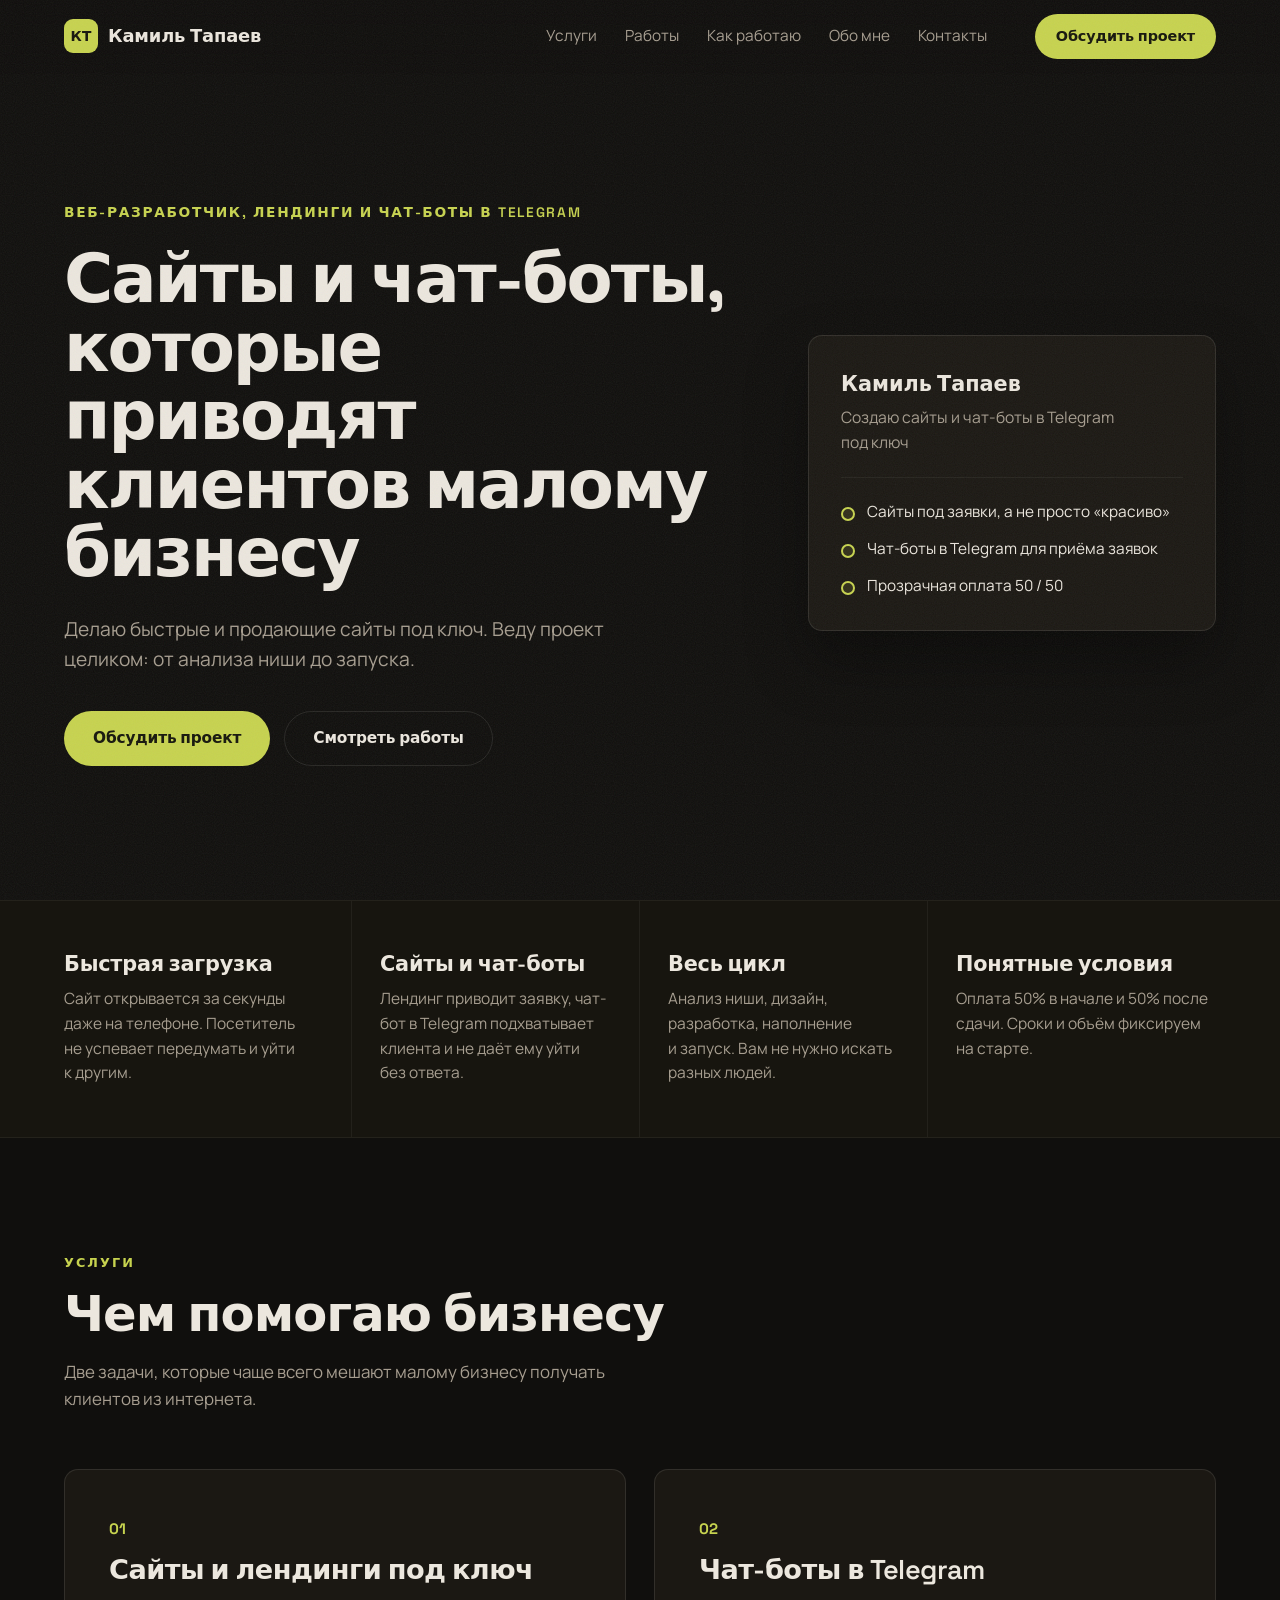
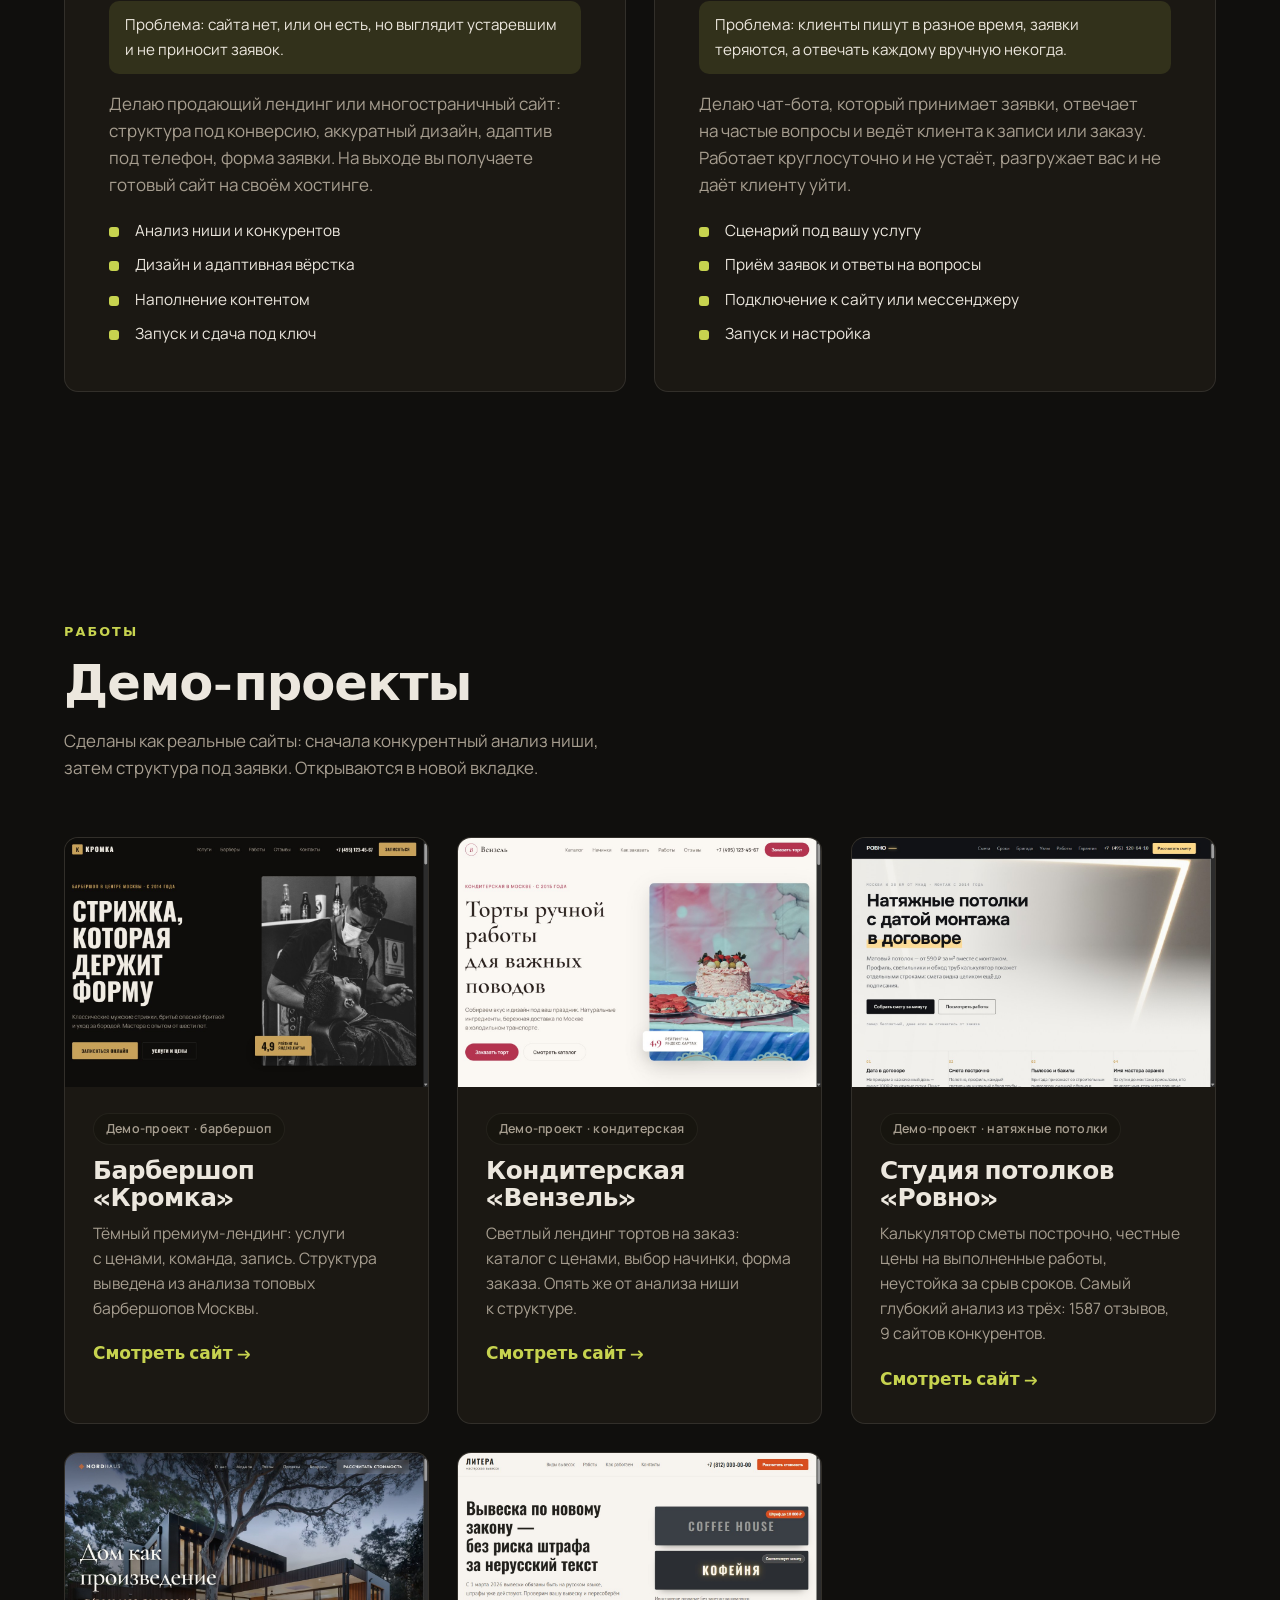
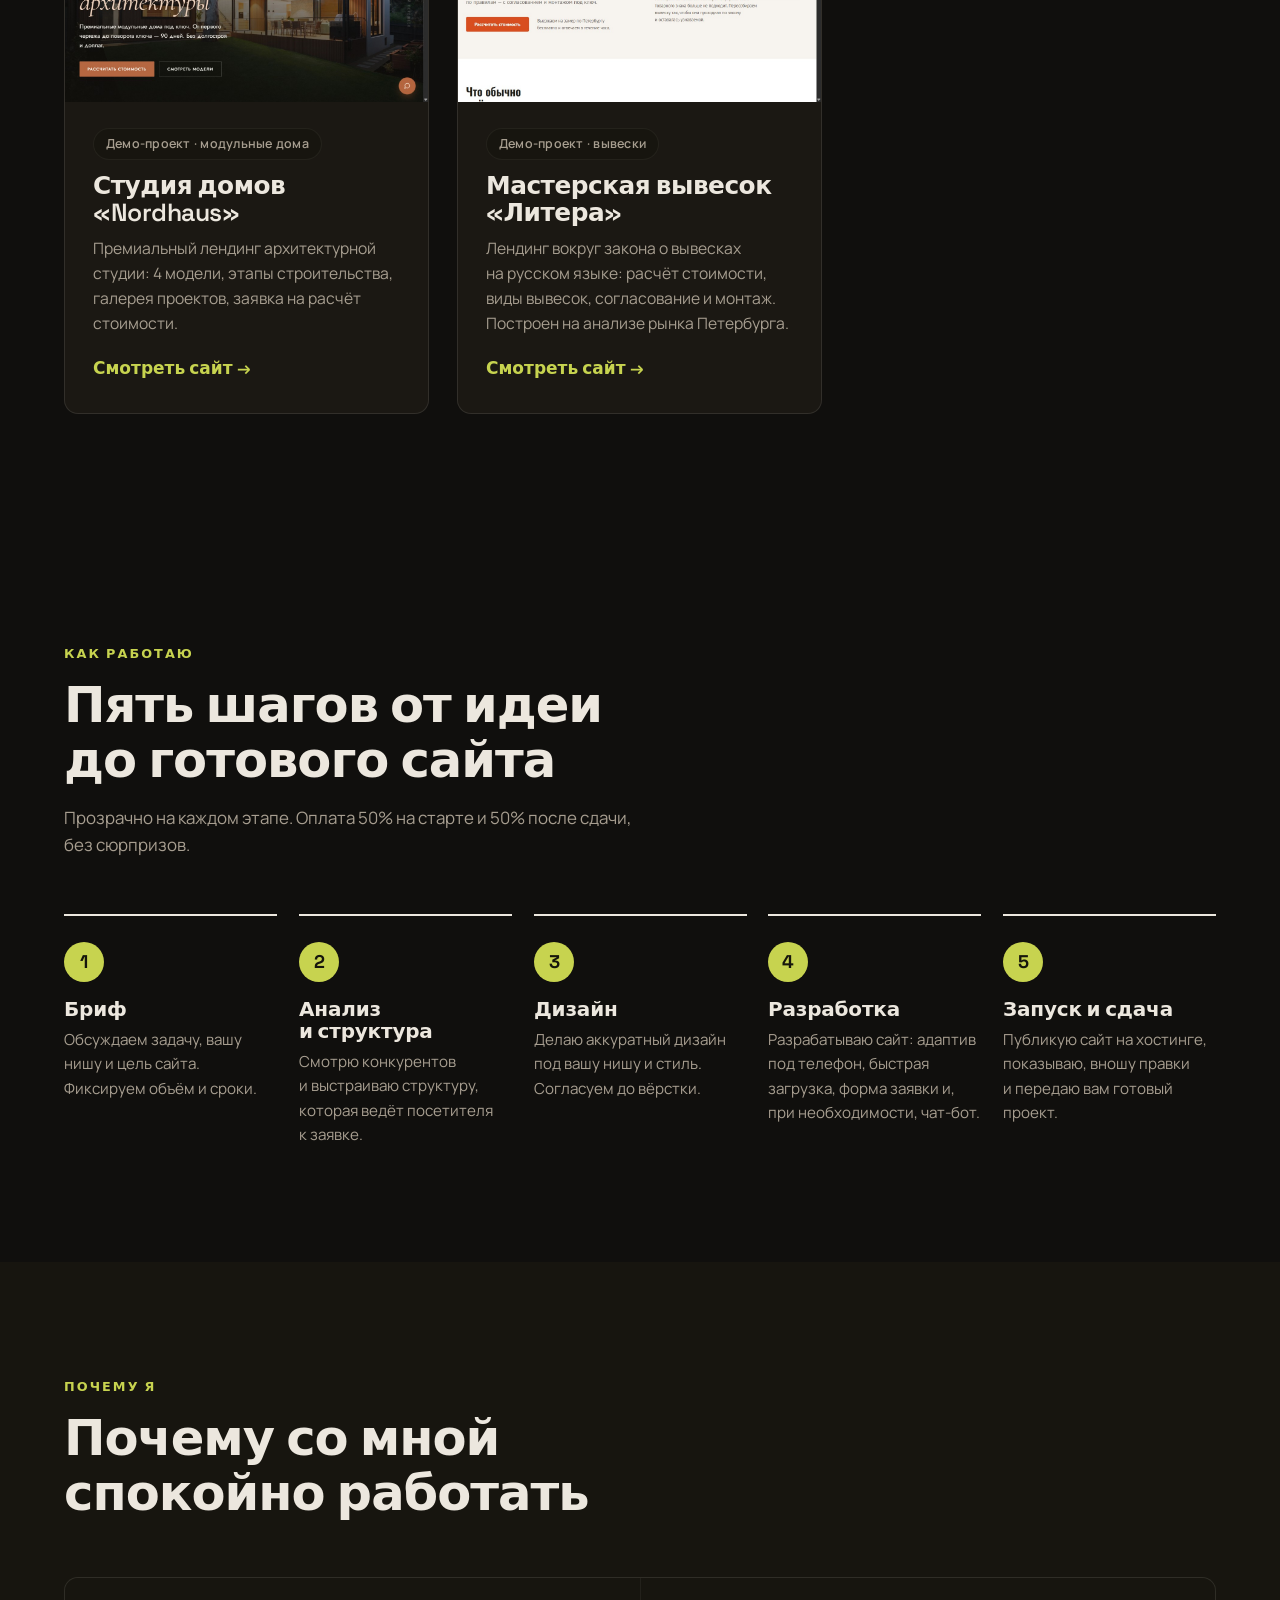
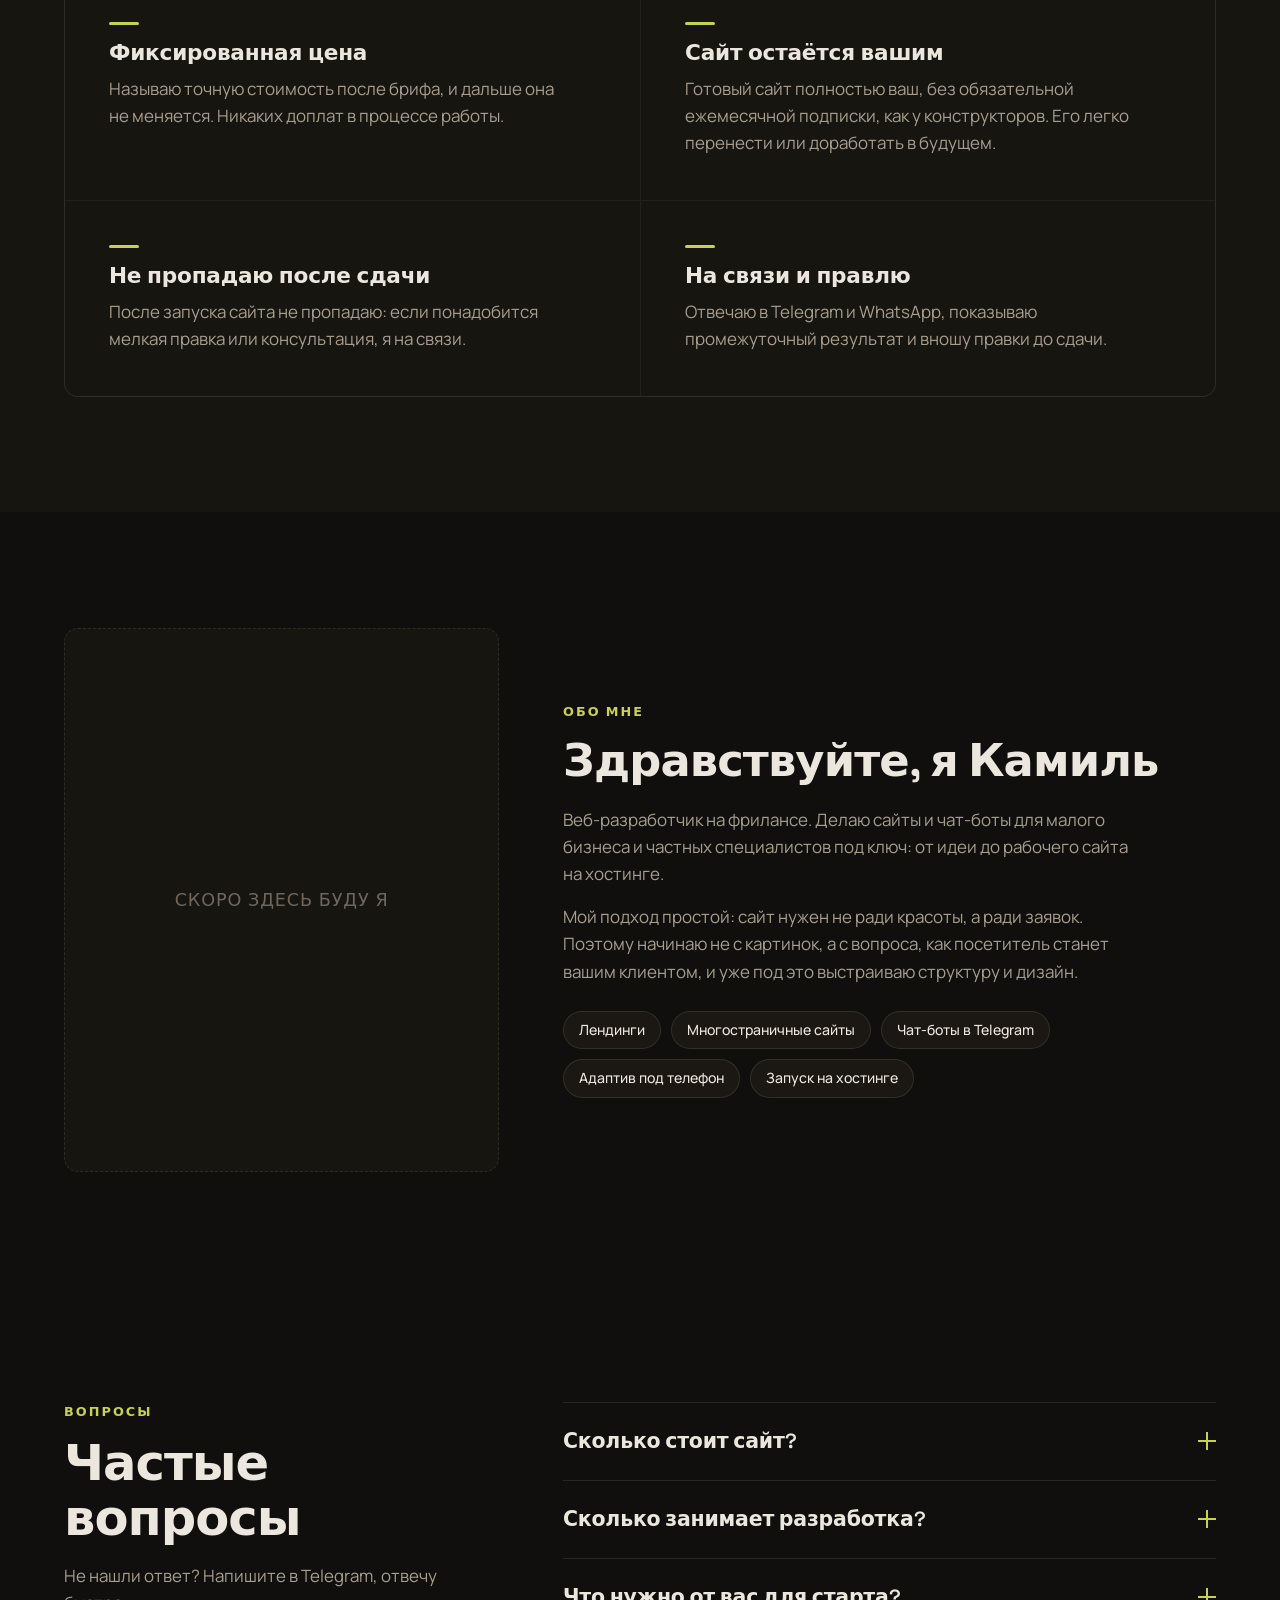
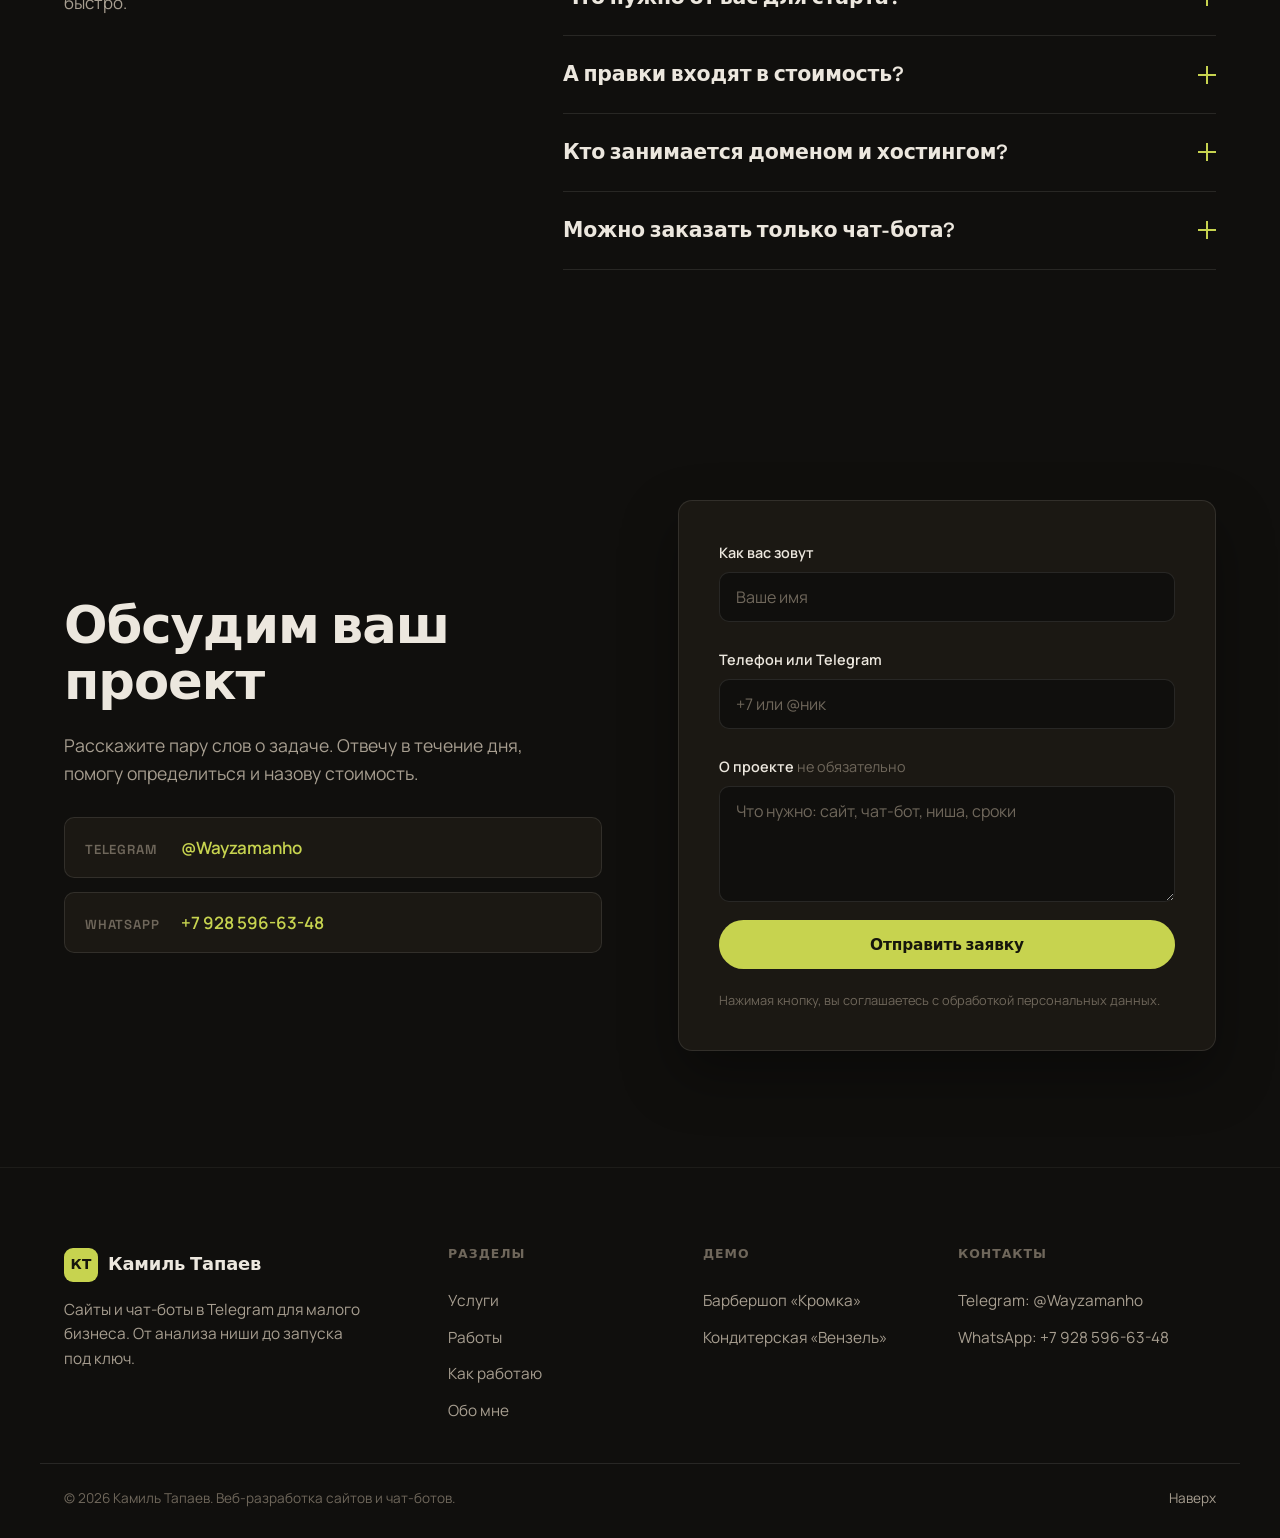
<file: index.html>
<!DOCTYPE html>
<html lang="ru">
<head>
  <meta charset="UTF-8" />
  <meta name="viewport" content="width=device-width, initial-scale=1.0" />
  <title>Камиль Тапаев. Сайты и чат-боты в Telegram для малого бизнеса</title>
  <meta name="description" content="Камиль Тапаев. Сайты и чат-боты в Telegram для малого бизнеса: быстрые, продающие, под ключ. От анализа ниши до запуска." />

  <meta property="og:title" content="Камиль Тапаев. Сайты и чат-боты в Telegram для малого бизнеса" />
  <meta property="og:description" content="Сайты и чат-боты в Telegram для малого бизнеса: быстрые, продающие, под ключ. От анализа ниши до запуска." />
  <meta property="og:type" content="website" />
  <meta property="og:locale" content="ru_RU" />

  <!-- Favicon (монограмма КТ) -->
  <link rel="icon" href="data:image/svg+xml,%3Csvg xmlns='http://www.w3.org/2000/svg' viewBox='0 0 32 32'%3E%3Crect width='32' height='32' rx='7' fill='%23c7d34f'/%3E%3Ctext x='16' y='22' font-family='Arial,sans-serif' font-size='15' font-weight='700' fill='%2316160c' text-anchor='middle'%3E%D0%9A%D0%A2%3C/text%3E%3C/svg%3E" />

  <link rel="preconnect" href="https://fonts.googleapis.com" />
  <link rel="preconnect" href="https://fonts.gstatic.com" crossorigin />
  <link href="https://fonts.googleapis.com/css2?family=Space+Grotesk:wght@500;600;700&family=Manrope:wght@400;500;600;700&display=swap" rel="stylesheet" />

  <link rel="stylesheet" href="styles.css" />
</head>
<body>

  <!-- ==================== HEADER ==================== -->
  <header class="header" id="header">
    <div class="container header__inner">
      <a href="#hero" class="logo" aria-label="Камиль Тапаев, на главную">
        <span class="logo__mark">КТ</span>
        <span class="logo__text">Камиль Тапаев</span>
      </a>

      <nav class="nav" aria-label="Основная навигация">
        <a href="#services" class="nav__link">Услуги</a>
        <a href="#works" class="nav__link">Работы</a>
        <a href="#process" class="nav__link">Как работаю</a>
        <a href="#about" class="nav__link">Обо мне</a>
        <a href="#contact" class="nav__link">Контакты</a>
      </nav>

      <div class="header__actions">
        <a href="#contact" class="btn btn--accent btn--sm">Обсудить проект</a>
      </div>

      <button class="burger" id="burger" aria-label="Открыть меню" aria-expanded="false" aria-controls="mobile-menu">
        <span></span><span></span><span></span>
      </button>
    </div>
  </header>

  <div class="mobile-menu" id="mobile-menu" aria-hidden="true">
    <nav class="mobile-menu__nav" aria-label="Мобильная навигация">
      <a href="#services" class="mobile-menu__link">Услуги</a>
      <a href="#works" class="mobile-menu__link">Работы</a>
      <a href="#process" class="mobile-menu__link">Как работаю</a>
      <a href="#about" class="mobile-menu__link">Обо мне</a>
      <a href="#contact" class="mobile-menu__link">Контакты</a>
    </nav>
    <div class="mobile-menu__footer">
      <a href="https://t.me/Wayzamanho" target="_blank" rel="noopener" class="mobile-menu__contact">Telegram: @Wayzamanho</a>
      <a href="#contact" class="btn btn--accent">Обсудить проект</a>
    </div>
  </div>

  <main>
    <!-- ==================== HERO ==================== -->
    <section class="hero" id="hero">
      <div class="container hero__grid">
        <div class="hero__content reveal">
          <p class="hero__eyebrow">Веб-разработчик, лендинги и чат-боты в Telegram</p>
          <h1 class="hero__title">Сайты и чат-боты, которые приводят клиентов малому бизнесу</h1>
          <p class="hero__lead">Делаю быстрые и продающие сайты под ключ. Веду проект целиком: от анализа ниши до запуска.</p>
          <div class="hero__actions">
            <a href="#contact" class="btn btn--accent">Обсудить проект</a>
            <a href="#works" class="btn btn--ghost">Смотреть работы</a>
          </div>
        </div>

        <aside class="hero__card reveal" aria-label="Визитка">
          <p class="hero__name">Камиль Тапаев</p>
          <p class="hero__role">Создаю сайты и чат-боты в Telegram под ключ</p>
          <ul class="hero__facts">
            <li>Сайты под заявки, а не просто «красиво»</li>
            <li>Чат-боты в Telegram для приёма заявок</li>
            <li>Прозрачная оплата 50 / 50</li>
          </ul>
        </aside>
      </div>
    </section>

    <!-- ==================== VALUE STRIP ==================== -->
    <section class="value" aria-label="Что я даю">
      <div class="container value__grid">
        <div class="value__item reveal">
          <h2 class="value__title">Быстрая загрузка</h2>
          <p class="value__text">Сайт открывается за секунды даже на телефоне. Посетитель не успевает передумать и уйти к другим.</p>
        </div>
        <div class="value__item reveal">
          <h2 class="value__title">Сайты и чат-боты</h2>
          <p class="value__text">Лендинг приводит заявку, чат-бот в Telegram подхватывает клиента и не даёт ему уйти без ответа.</p>
        </div>
        <div class="value__item reveal">
          <h2 class="value__title">Весь цикл</h2>
          <p class="value__text">Анализ ниши, дизайн, разработка, наполнение и запуск. Вам не нужно искать разных людей.</p>
        </div>
        <div class="value__item reveal">
          <h2 class="value__title">Понятные условия</h2>
          <p class="value__text">Оплата 50% в начале и 50% после сдачи. Сроки и объём фиксируем на старте.</p>
        </div>
      </div>
    </section>

    <!-- ==================== SERVICES ==================== -->
    <section class="services section" id="services">
      <div class="container">
        <div class="section__head reveal">
          <p class="section__eyebrow">Услуги</p>
          <h2 class="section__title">Чем помогаю бизнесу</h2>
          <p class="section__sub">Две задачи, которые чаще всего мешают малому бизнесу получать клиентов из интернета.</p>
        </div>

        <div class="services__grid">
          <article class="service-card reveal">
            <span class="service-card__num">01</span>
            <h3 class="service-card__title">Сайты и лендинги под ключ</h3>
            <p class="service-card__pain">Проблема: сайта нет, или он есть, но выглядит устаревшим и не приносит заявок.</p>
            <p class="service-card__text">Делаю продающий лендинг или многостраничный сайт: структура под конверсию, аккуратный дизайн, адаптив под телефон, форма заявки. На выходе вы получаете готовый сайт на своём хостинге.</p>
            <ul class="service-card__list">
              <li>Анализ ниши и конкурентов</li>
              <li>Дизайн и адаптивная вёрстка</li>
              <li>Наполнение контентом</li>
              <li>Запуск и сдача под ключ</li>
            </ul>
          </article>

          <article class="service-card reveal">
            <span class="service-card__num">02</span>
            <h3 class="service-card__title">Чат-боты в Telegram</h3>
            <p class="service-card__pain">Проблема: клиенты пишут в разное время, заявки теряются, а отвечать каждому вручную некогда.</p>
            <p class="service-card__text">Делаю чат-бота, который принимает заявки, отвечает на частые вопросы и ведёт клиента к записи или заказу. Работает круглосуточно и не устаёт, разгружает вас и не даёт клиенту уйти.</p>
            <ul class="service-card__list">
              <li>Сценарий под вашу услугу</li>
              <li>Приём заявок и ответы на вопросы</li>
              <li>Подключение к сайту или мессенджеру</li>
              <li>Запуск и настройка</li>
            </ul>
          </article>
        </div>
      </div>
    </section>

    <!-- ==================== WORKS ==================== -->
    <section class="works section" id="works">
      <div class="container">
        <div class="section__head reveal">
          <p class="section__eyebrow">Работы</p>
          <h2 class="section__title">Демо-проекты</h2>
          <p class="section__sub">Сделаны как реальные сайты: сначала конкурентный анализ ниши, затем структура под заявки. Открываются в новой вкладке.</p>
        </div>

        <div class="works__grid">
          <a href="demo-barbershop/index.html" target="_blank" rel="noopener" class="work reveal">
            <div class="work__thumb">
              <img src="demo-barbershop/images/hero-screenshot.jpeg" alt="Главный экран сайта барбершопа «Кромка»" width="760" height="520" loading="lazy" />
            </div>
            <div class="work__body">
              <span class="work__tag">Демо-проект · барбершоп</span>
              <h3 class="work__title">Барбершоп «Кромка»</h3>
              <p class="work__text">Тёмный премиум-лендинг: услуги с ценами, команда, запись. Структура выведена из анализа топовых барбершопов Москвы.</p>
              <span class="work__link">Смотреть сайт</span>
            </div>
          </a>

          <a href="demo-confectionery/index.html" target="_blank" rel="noopener" class="work reveal">
            <div class="work__thumb">
              <img src="demo-confectionery/images/hero-screenshot.jpeg" alt="Главный экран сайта кондитерской «Вензель»" width="760" height="520" loading="lazy" />
            </div>
            <div class="work__body">
              <span class="work__tag">Демо-проект · кондитерская</span>
              <h3 class="work__title">Кондитерская «Вензель»</h3>
              <p class="work__text">Светлый лендинг тортов на заказ: каталог с ценами, выбор начинки, форма заказа. Опять же от анализа ниши к структуре.</p>
              <span class="work__link">Смотреть сайт</span>
            </div>
          </a>

          <a href="demo-ceilings/index.html" target="_blank" rel="noopener" class="work reveal">
            <div class="work__thumb">
              <img src="demo-ceilings/images/hero-screenshot.jpeg" alt="Главный экран сайта студии «Ровно»: заголовок «Натяжные потолки с датой монтажа в договоре»" width="760" height="520" loading="lazy" />
            </div>
            <div class="work__body">
              <span class="work__tag">Демо-проект · натяжные потолки</span>
              <h3 class="work__title">Студия потолков «Ровно»</h3>
              <p class="work__text">Калькулятор сметы построчно, честные цены на выполненные работы, неустойка за срыв сроков. Самый глубокий анализ из трёх: 1587 отзывов, 9 сайтов конкурентов.</p>
              <span class="work__link">Смотреть сайт</span>
            </div>
          </a>

          <a href="demo-modularhouses/index.html" target="_blank" rel="noopener" class="work reveal">
            <div class="work__thumb">
              <img src="demo-modularhouses/images/hero-screenshot.jpeg" alt="Главный экран сайта студии «Nordhaus»: заголовок «Дом как произведение архитектуры»" width="760" height="520" loading="lazy" />
            </div>
            <div class="work__body">
              <span class="work__tag">Демо-проект · модульные дома</span>
              <h3 class="work__title">Студия домов «Nordhaus»</h3>
              <p class="work__text">Премиальный лендинг архитектурной студии: 4 модели, этапы строительства, галерея проектов, заявка на расчёт стоимости.</p>
              <span class="work__link">Смотреть сайт</span>
            </div>
          </a>

          <a href="demo-signage/index.html" target="_blank" rel="noopener" class="work reveal">
            <div class="work__thumb">
              <img src="demo-signage/images/hero-screenshot.jpeg" alt="Главный экран сайта мастерской вывесок «Литера»" width="760" height="520" loading="lazy" />
            </div>
            <div class="work__body">
              <span class="work__tag">Демо-проект · вывески</span>
              <h3 class="work__title">Мастерская вывесок «Литера»</h3>
              <p class="work__text">Лендинг вокруг закона о вывесках на русском языке: расчёт стоимости, виды вывесок, согласование и монтаж. Построен на анализе рынка Петербурга.</p>
              <span class="work__link">Смотреть сайт</span>
            </div>
          </a>
        </div>
      </div>
    </section>

    <!-- ==================== PROCESS ==================== -->
    <section class="process section" id="process">
      <div class="container">
        <div class="section__head reveal">
          <p class="section__eyebrow">Как работаю</p>
          <h2 class="section__title">Пять шагов от идеи до готового сайта</h2>
          <p class="section__sub">Прозрачно на каждом этапе. Оплата 50% на старте и 50% после сдачи, без сюрпризов.</p>
        </div>

        <div class="process__grid">
          <article class="process-step reveal">
            <span class="process-step__num">1</span>
            <h3 class="process-step__title">Бриф</h3>
            <p class="process-step__text">Обсуждаем задачу, вашу нишу и цель сайта. Фиксируем объём и сроки.</p>
          </article>
          <article class="process-step reveal">
            <span class="process-step__num">2</span>
            <h3 class="process-step__title">Анализ и структура</h3>
            <p class="process-step__text">Смотрю конкурентов и выстраиваю структуру, которая ведёт посетителя к заявке.</p>
          </article>
          <article class="process-step reveal">
            <span class="process-step__num">3</span>
            <h3 class="process-step__title">Дизайн</h3>
            <p class="process-step__text">Делаю аккуратный дизайн под вашу нишу и стиль. Согласуем до вёрстки.</p>
          </article>
          <article class="process-step reveal">
            <span class="process-step__num">4</span>
            <h3 class="process-step__title">Разработка</h3>
            <p class="process-step__text">Разрабатываю сайт: адаптив под телефон, быстрая загрузка, форма заявки и, при необходимости, чат-бот.</p>
          </article>
          <article class="process-step reveal">
            <span class="process-step__num">5</span>
            <h3 class="process-step__title">Запуск и сдача</h3>
            <p class="process-step__text">Публикую сайт на хостинге, показываю, вношу правки и передаю вам готовый проект.</p>
          </article>
        </div>
      </div>
    </section>

    <!-- ==================== WHY ME ==================== -->
    <section class="why section" id="why">
      <div class="container">
        <div class="section__head reveal">
          <p class="section__eyebrow">Почему я</p>
          <h2 class="section__title">Почему со мной спокойно работать</h2>
        </div>
        <div class="why__grid">
          <article class="why__item reveal">
            <h3 class="why__title">Фиксированная цена</h3>
            <p class="why__text">Называю точную стоимость после брифа, и дальше она не меняется. Никаких доплат в процессе работы.</p>
          </article>
          <article class="why__item reveal">
            <h3 class="why__title">Сайт остаётся вашим</h3>
            <p class="why__text">Готовый сайт полностью ваш, без обязательной ежемесячной подписки, как у конструкторов. Его легко перенести или доработать в будущем.</p>
          </article>
          <article class="why__item reveal">
            <h3 class="why__title">Не пропадаю после сдачи</h3>
            <p class="why__text">После запуска сайта не пропадаю: если понадобится мелкая правка или консультация, я на связи.</p>
          </article>
          <article class="why__item reveal">
            <h3 class="why__title">На связи и правлю</h3>
            <p class="why__text">Отвечаю в Telegram и WhatsApp, показываю промежуточный результат и вношу правки до сдачи.</p>
          </article>
        </div>
      </div>
    </section>

    <!-- ==================== ABOUT ==================== -->
    <section class="about section" id="about">
      <div class="container about__grid">
        <div class="about__media reveal">
          <!-- Плейсхолдер. Заменить на реальное фото Камиля (усиливает доверие). -->
          <div class="about__photo" role="img" aria-label="Здесь будет фото">
            <span>Скоро здесь буду я</span>
          </div>
        </div>
        <div class="about__content reveal">
          <p class="section__eyebrow">Обо мне</p>
          <h2 class="about__title">Здравствуйте, я Камиль</h2>
          <p class="about__text">Веб-разработчик на фрилансе. Делаю сайты и чат-боты для малого бизнеса и частных специалистов под ключ: от идеи до рабочего сайта на хостинге.</p>
          <p class="about__text">Мой подход простой: сайт нужен не ради красоты, а ради заявок. Поэтому начинаю не с картинок, а с вопроса, как посетитель станет вашим клиентом, и уже под это выстраиваю структуру и дизайн.</p>
          <div class="about__stack">
            <span class="tag">Лендинги</span>
            <span class="tag">Многостраничные сайты</span>
            <span class="tag">Чат-боты в Telegram</span>
            <span class="tag">Адаптив под телефон</span>
            <span class="tag">Запуск на хостинге</span>
          </div>
        </div>
      </div>
    </section>

    <!-- ==================== FAQ ==================== -->
    <section class="faq section" id="faq">
      <div class="container faq__grid">
        <div class="faq__head reveal">
          <p class="section__eyebrow">Вопросы</p>
          <h2 class="section__title">Частые вопросы</h2>
          <p class="section__sub">Не нашли ответ? Напишите в Telegram, отвечу быстро.</p>
        </div>

        <div class="faq__list reveal">
          <details class="faq__item">
            <summary class="faq__q">Сколько стоит сайт?<span class="faq__icon" aria-hidden="true"></span></summary>
            <div class="faq__a"><p>Зависит от задачи: одностраничный лендинг проще и дешевле, многостраничный сайт или сайт с чат-ботом дороже. После брифа называю точную цену и фиксирую её, дальше она не меняется.</p></div>
          </details>
          <details class="faq__item">
            <summary class="faq__q">Сколько занимает разработка?<span class="faq__icon" aria-hidden="true"></span></summary>
            <div class="faq__a"><p>Простой лендинг обычно занимает несколько дней, проекты сложнее делаются дольше. Точный срок называю на старте, когда понятен объём.</p></div>
          </details>
          <details class="faq__item">
            <summary class="faq__q">Что нужно от вас для старта?<span class="faq__icon" aria-hidden="true"></span></summary>
            <div class="faq__a"><p>Пары слов о бизнесе, задаче и примеров, которые нравятся. Тексты и фото можно предоставить свои или собрать вместе, с этим помогу.</p></div>
          </details>
          <details class="faq__item">
            <summary class="faq__q">А правки входят в стоимость?<span class="faq__icon" aria-hidden="true"></span></summary>
            <div class="faq__a"><p>Да, правки по согласованному дизайну и текстам вношу до сдачи проекта. Крупные изменения задачи обсуждаем отдельно.</p></div>
          </details>
          <details class="faq__item">
            <summary class="faq__q">Кто занимается доменом и хостингом?<span class="faq__icon" aria-hidden="true"></span></summary>
            <div class="faq__a"><p>Помогу с выбором и настройкой. Деплою готовый сайт на хостинг и передаю вам доступы, дальше сайт полностью ваш.</p></div>
          </details>
          <details class="faq__item">
            <summary class="faq__q">Можно заказать только чат-бота?<span class="faq__icon" aria-hidden="true"></span></summary>
            <div class="faq__a"><p>Да. Чат-бота делаю как отдельно, так и в связке с сайтом. Напишите задачу, подскажу, что подойдёт под неё.</p></div>
          </details>
        </div>
      </div>
    </section>

    <!-- ==================== CONTACT ==================== -->
    <section class="contact section" id="contact">
      <div class="container contact__grid">
        <div class="contact__intro reveal">
          <h2 class="contact__title">Обсудим ваш проект</h2>
          <p class="contact__lead">Расскажите пару слов о задаче. Отвечу в течение дня, помогу определиться и назову стоимость.</p>
          <div class="contact__channels">
            <a href="https://t.me/Wayzamanho" target="_blank" rel="noopener" class="contact__channel">
              <span class="contact__channel-label">Telegram</span>
              <span class="contact__channel-value">@Wayzamanho</span>
            </a>
            <a href="https://wa.me/79285966348" target="_blank" rel="noopener" class="contact__channel">
              <span class="contact__channel-label">WhatsApp</span>
              <span class="contact__channel-value">+7 928 596-63-48</span>
            </a>
          </div>
        </div>

        <form class="contact__form reveal" id="contact-form" novalidate>
          <div class="field">
            <label for="name" class="field__label">Как вас зовут</label>
            <input type="text" id="name" name="name" class="field__input" placeholder="Ваше имя" autocomplete="name" required />
            <span class="field__error" data-error-for="name"></span>
          </div>

          <div class="field">
            <label for="contact-value" class="field__label">Телефон или Telegram</label>
            <input type="text" id="contact-value" name="contact" class="field__input" placeholder="+7 или @ник" required />
            <span class="field__error" data-error-for="contact"></span>
          </div>

          <div class="field">
            <label for="message" class="field__label">О проекте <span class="field__opt">не обязательно</span></label>
            <textarea id="message" name="message" class="field__input field__textarea" rows="4" placeholder="Что нужно: сайт, чат-бот, ниша, сроки"></textarea>
          </div>

          <button type="submit" class="btn btn--accent btn--block">Отправить заявку</button>
          <p class="contact__note">Нажимая кнопку, вы соглашаетесь с обработкой персональных данных.</p>

          <div class="contact__success" id="contact-success" hidden>
            <strong>Заявка отправлена.</strong>
            <span>Спасибо. Свяжусь с вами в течение дня.</span>
          </div>
        </form>
      </div>
    </section>
  </main>

  <!-- ==================== FOOTER ==================== -->
  <footer class="footer">
    <div class="container footer__grid">
      <div class="footer__brand">
        <a href="#hero" class="logo logo--footer">
          <span class="logo__mark">КТ</span>
          <span class="logo__text">Камиль Тапаев</span>
        </a>
        <p class="footer__tagline">Сайты и чат-боты в Telegram для малого бизнеса. От анализа ниши до запуска под ключ.</p>
      </div>

      <nav class="footer__col" aria-label="Разделы сайта">
        <h3 class="footer__heading">Разделы</h3>
        <a href="#services" class="footer__link">Услуги</a>
        <a href="#works" class="footer__link">Работы</a>
        <a href="#process" class="footer__link">Как работаю</a>
        <a href="#about" class="footer__link">Обо мне</a>
      </nav>

      <nav class="footer__col" aria-label="Демо-проекты">
        <h3 class="footer__heading">Демо</h3>
        <a href="demo-barbershop/index.html" target="_blank" rel="noopener" class="footer__link">Барбершоп «Кромка»</a>
        <a href="demo-confectionery/index.html" target="_blank" rel="noopener" class="footer__link">Кондитерская «Вензель»</a>
      </nav>

      <div class="footer__col">
        <h3 class="footer__heading">Контакты</h3>
        <a href="https://t.me/Wayzamanho" target="_blank" rel="noopener" class="footer__link">Telegram: @Wayzamanho</a>
        <a href="https://wa.me/79285966348" target="_blank" rel="noopener" class="footer__link">WhatsApp: +7 928 596-63-48</a>
      </div>
    </div>

    <div class="container footer__bottom">
      <span>© 2026 Камиль Тапаев. Веб-разработка сайтов и чат-ботов.</span>
      <a href="#hero" class="footer__top">Наверх</a>
    </div>
  </footer>

  <script src="script.js"></script>
</body>
</html>
</file>
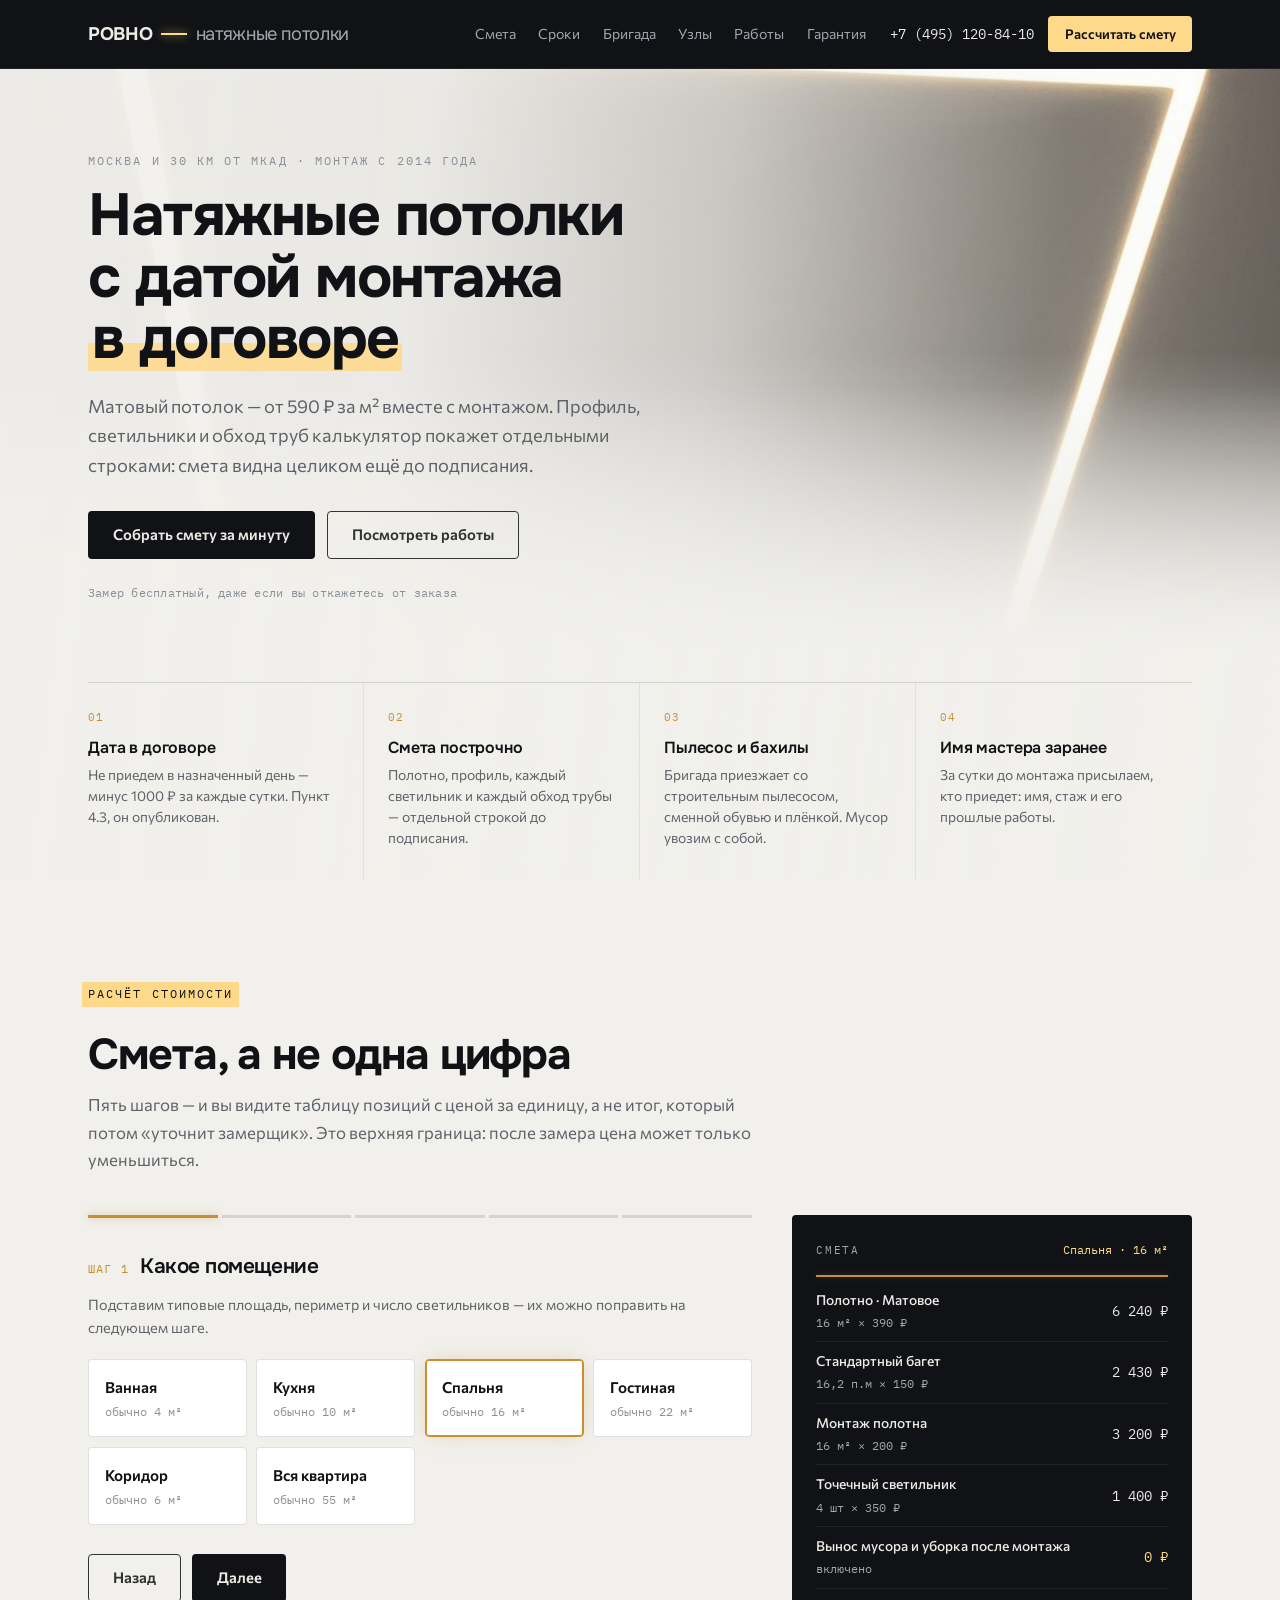
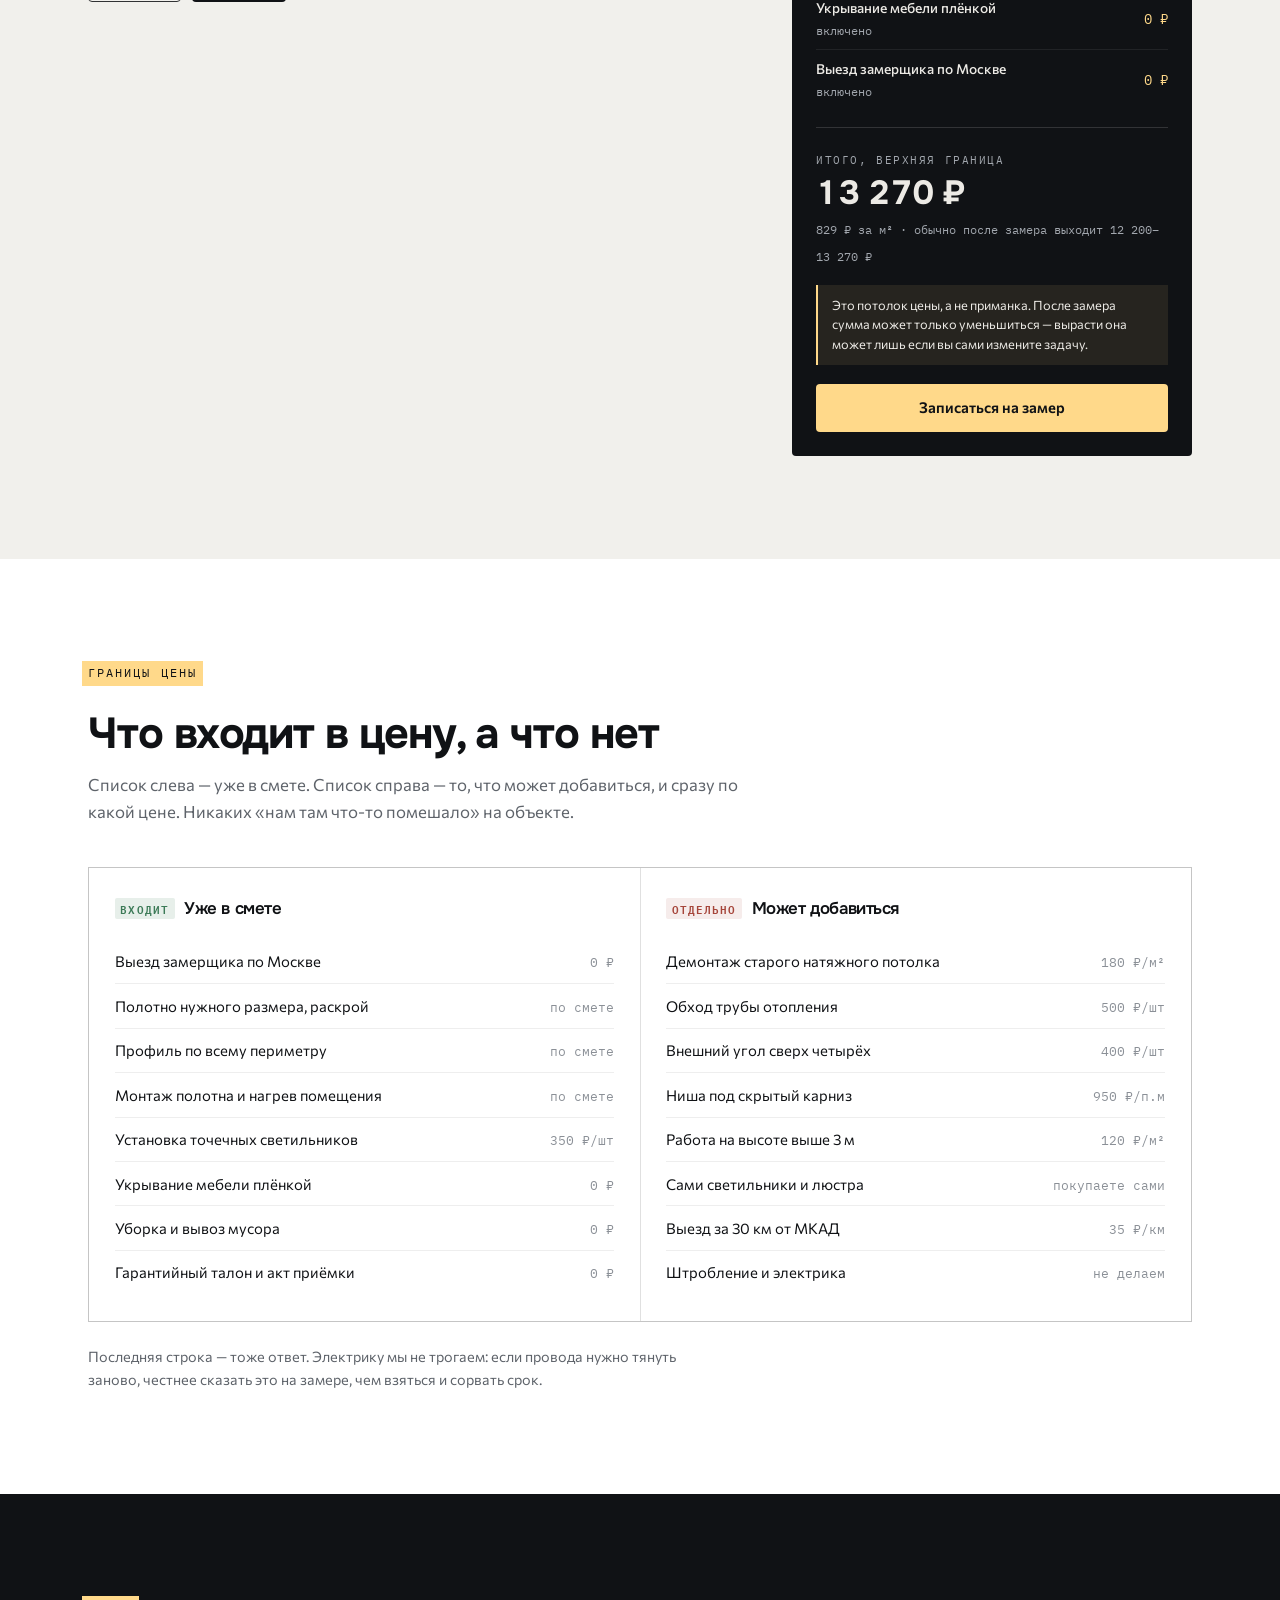
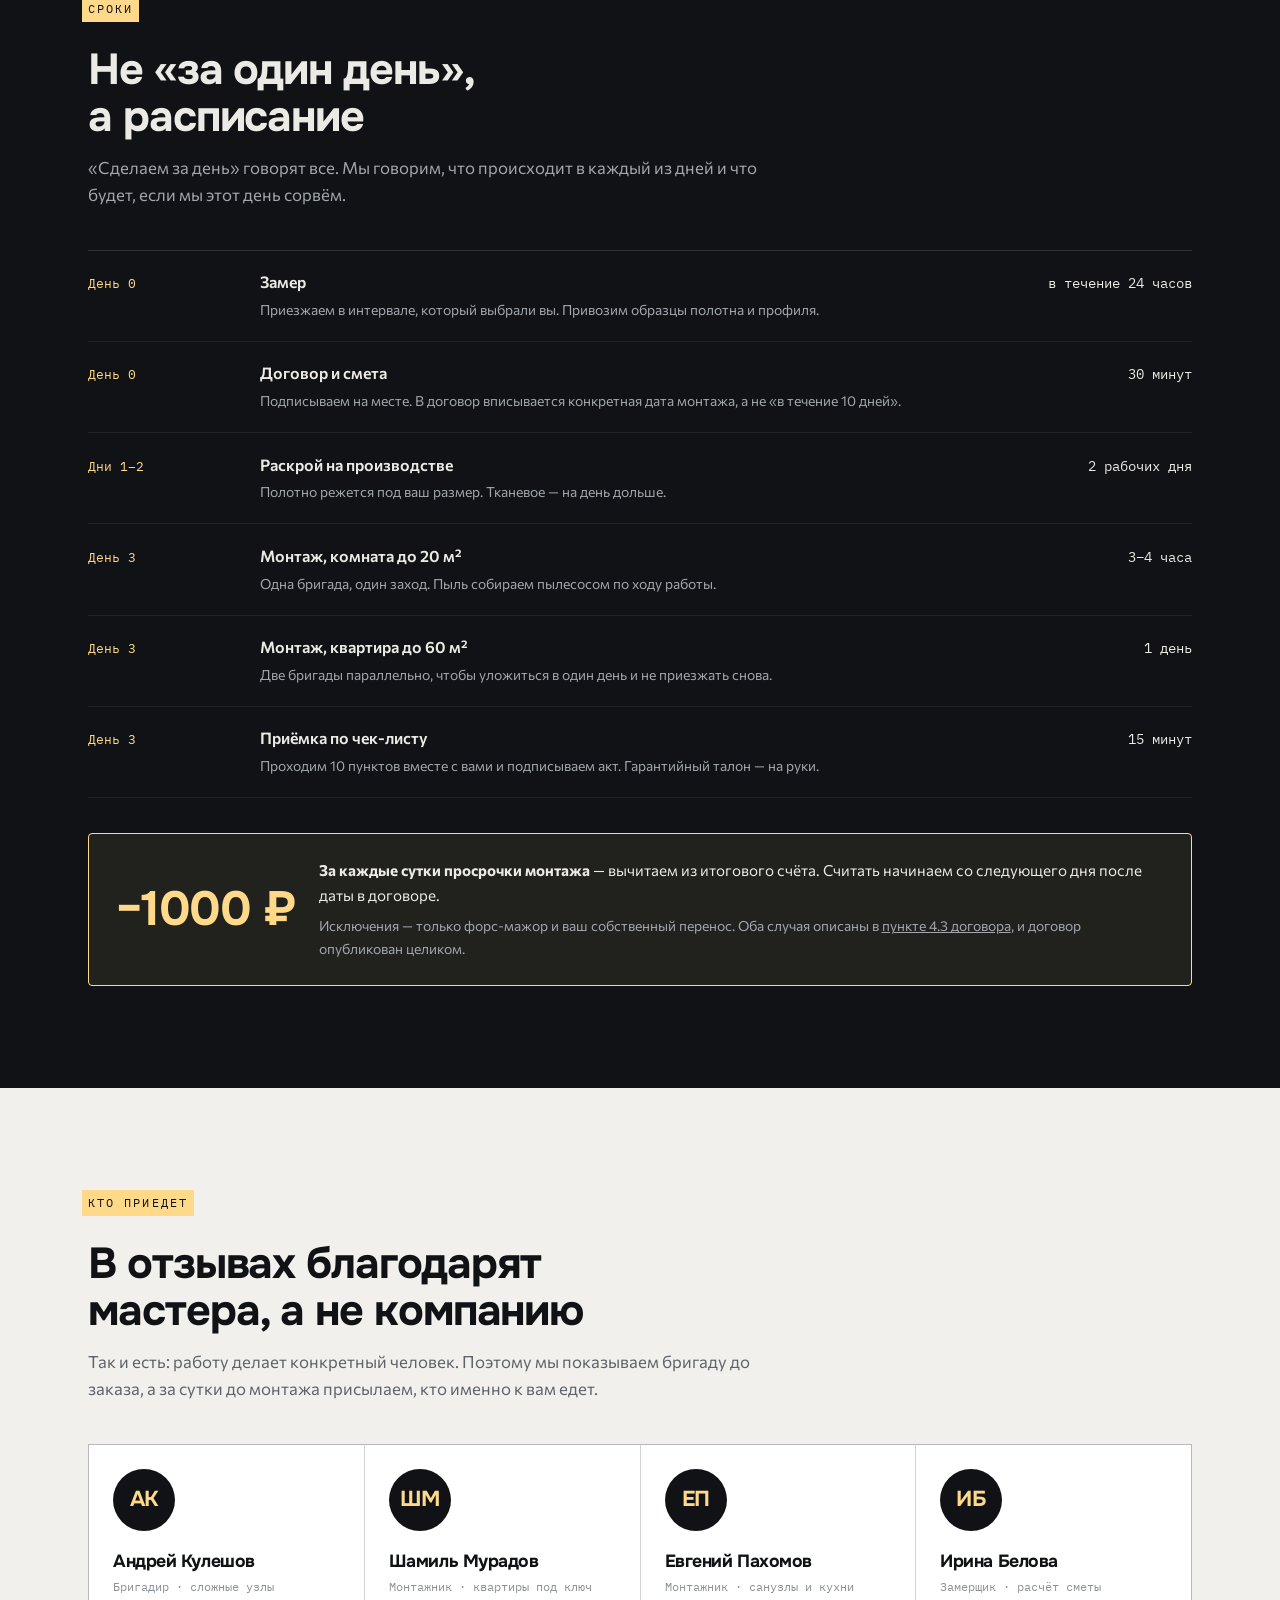
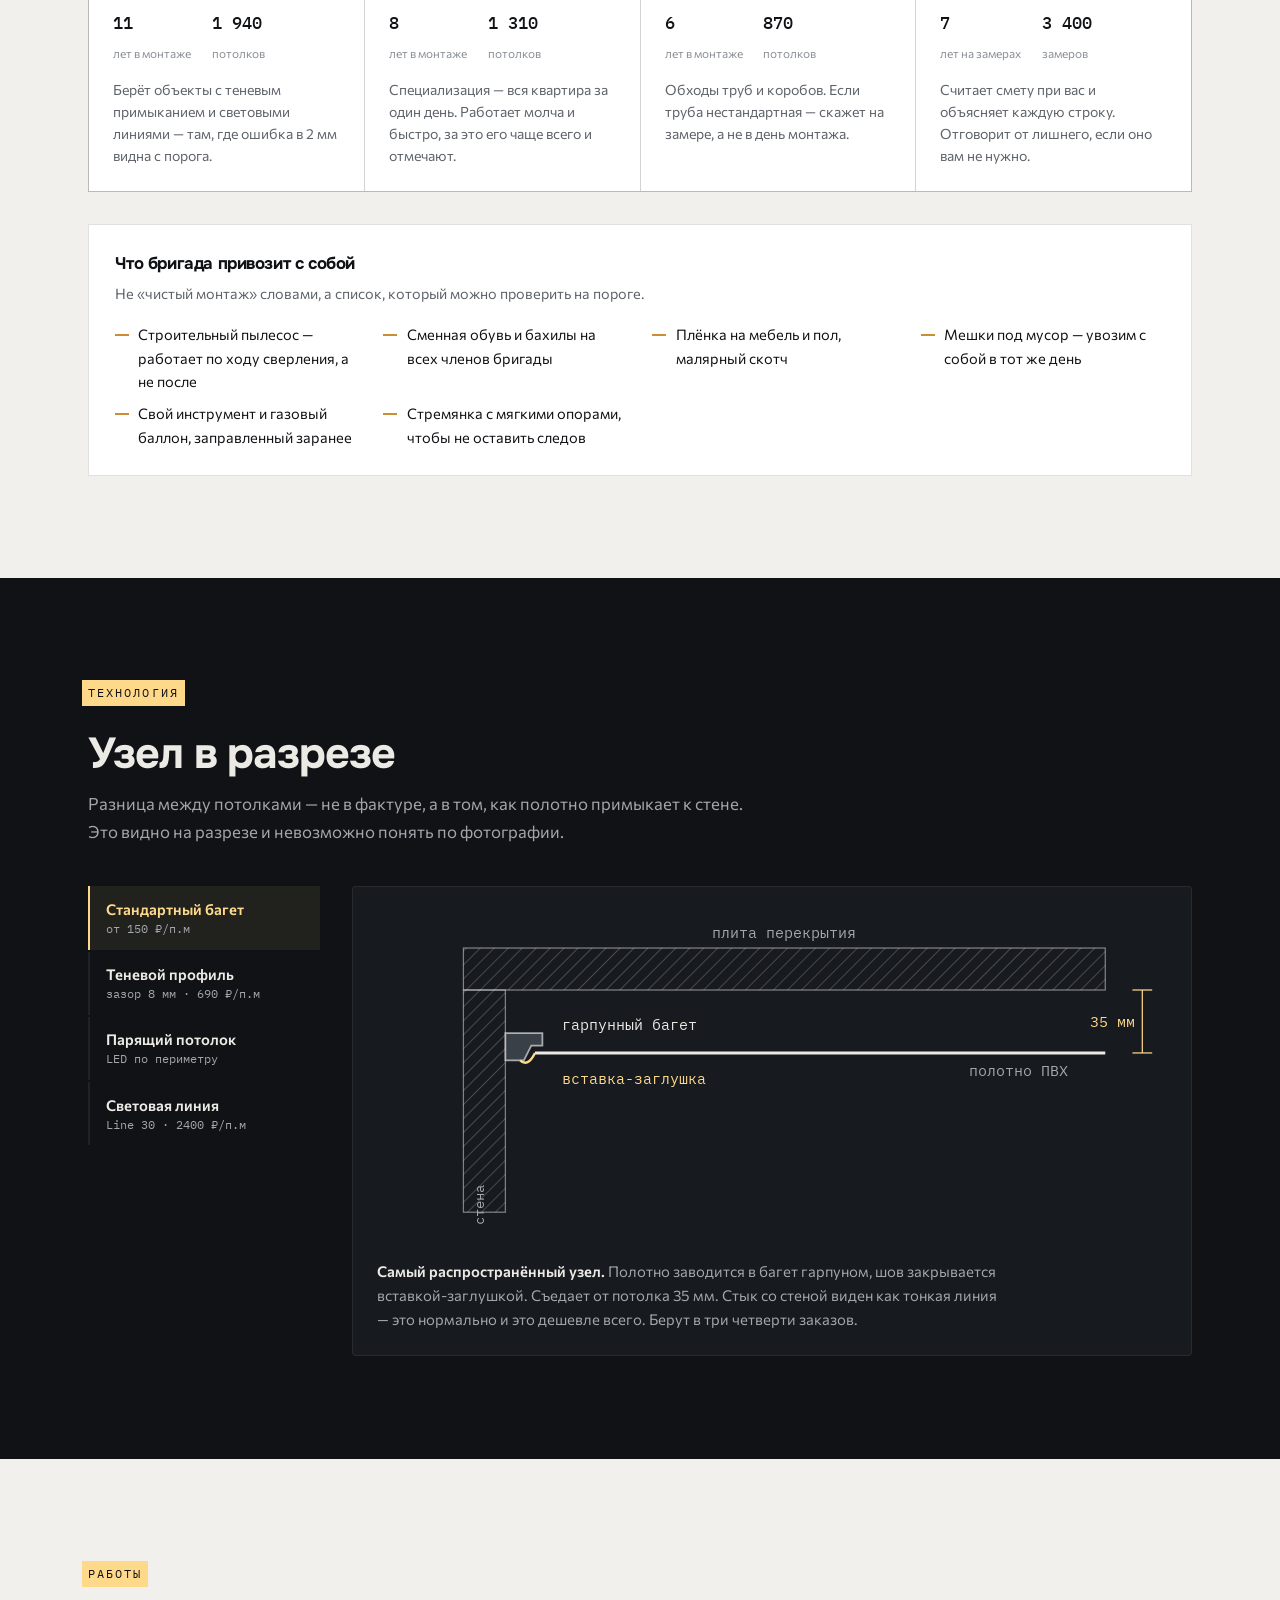
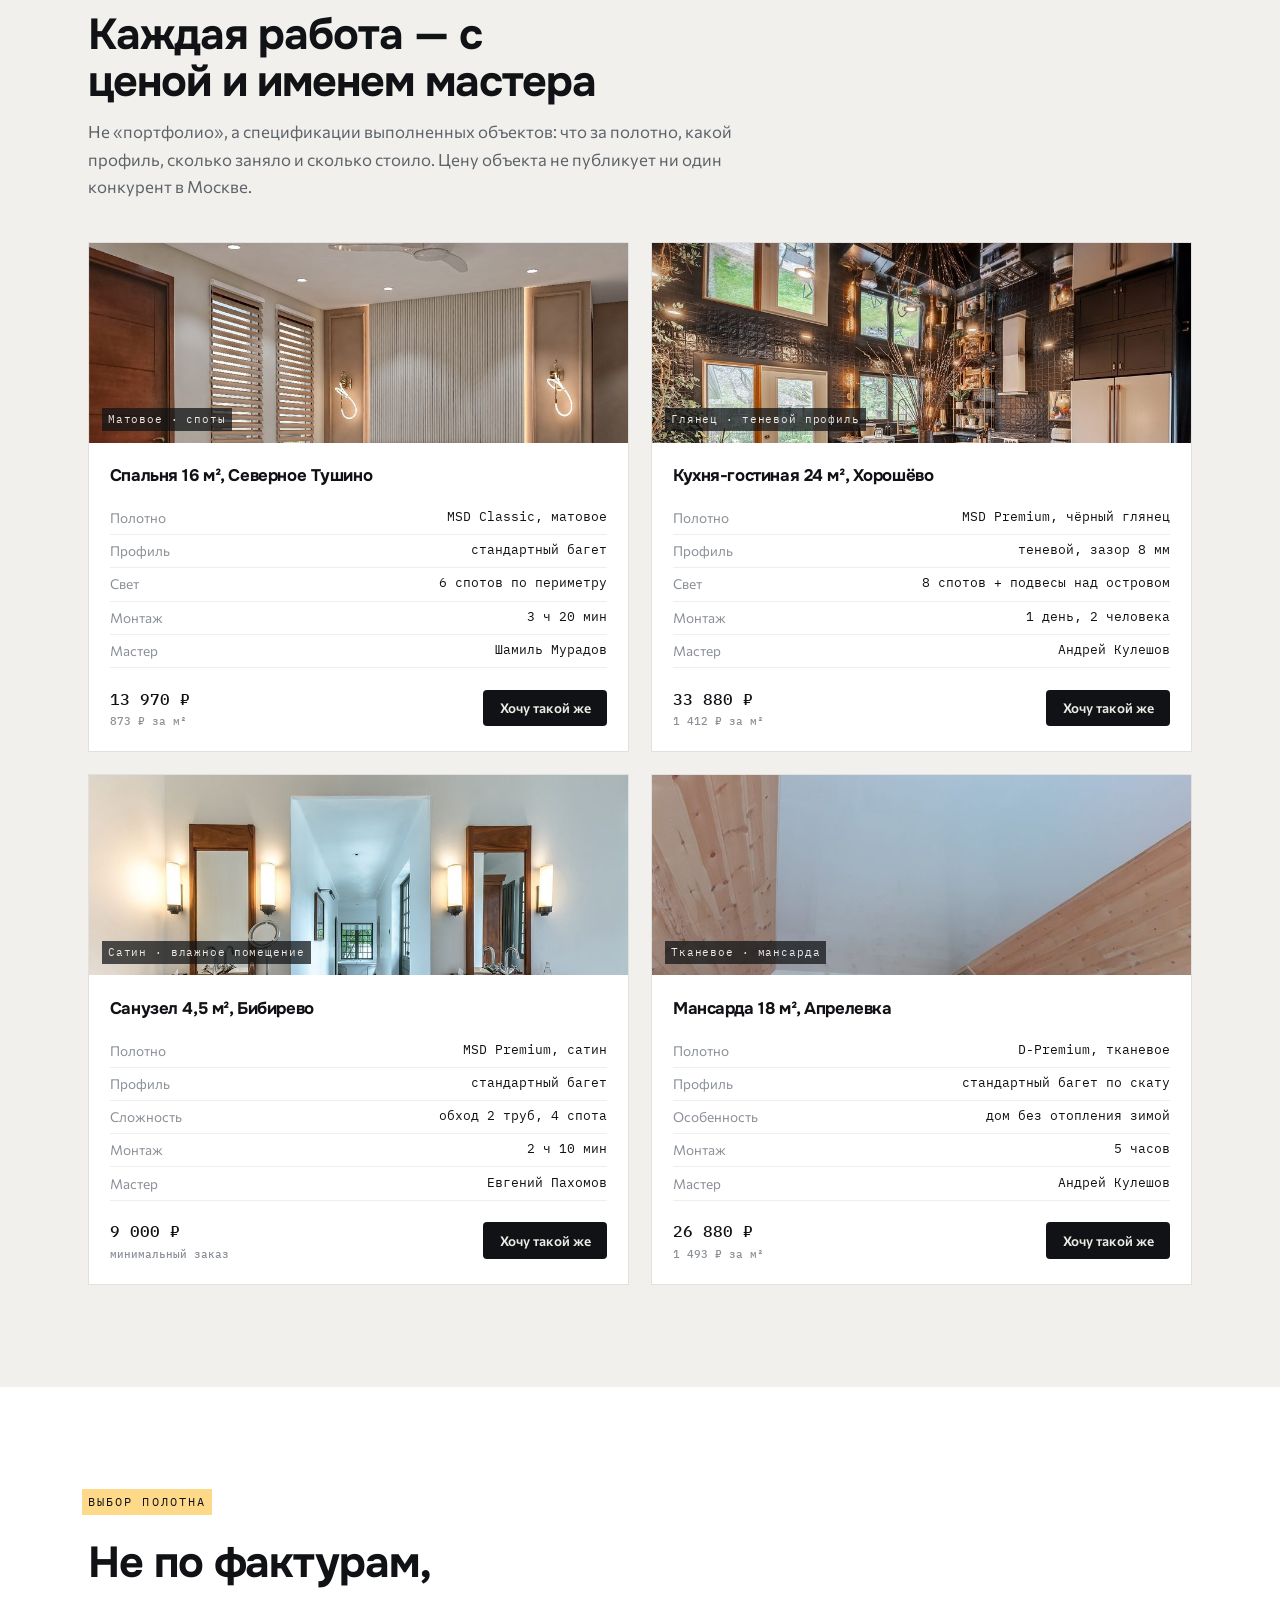
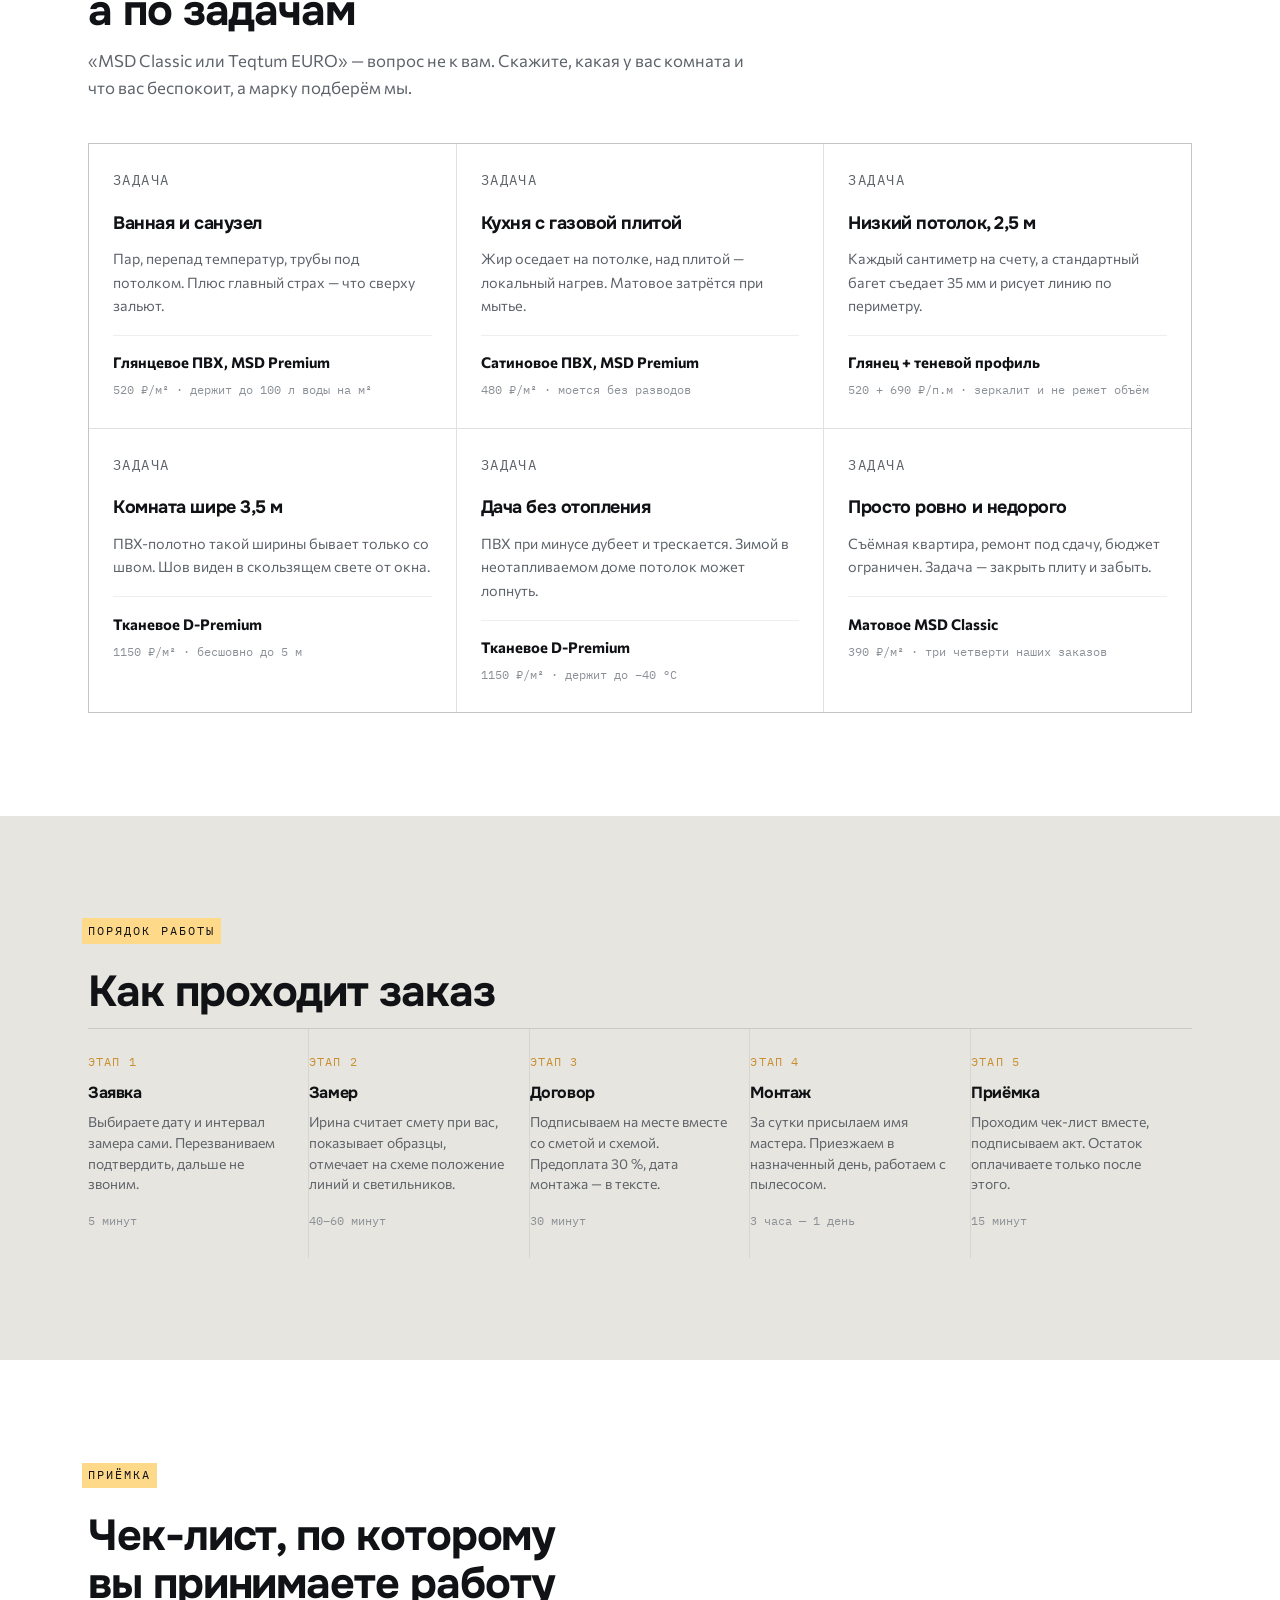
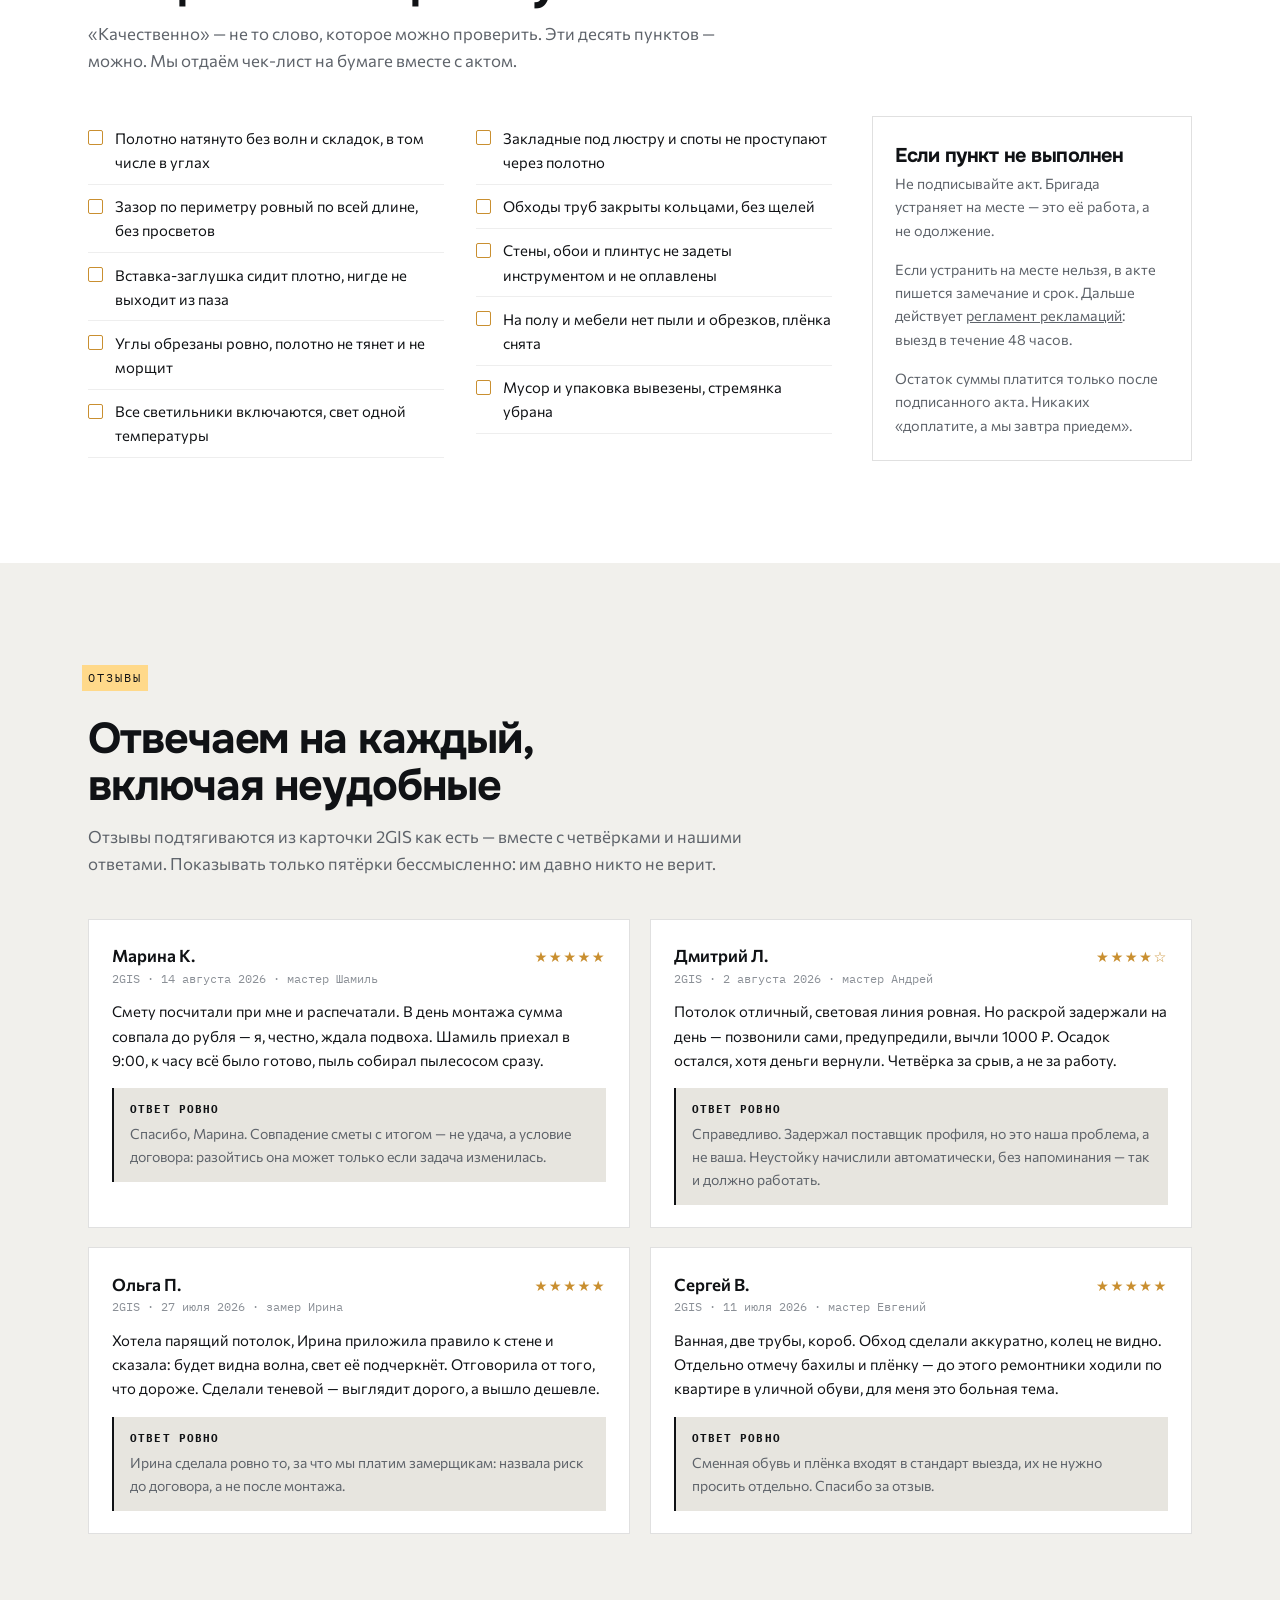
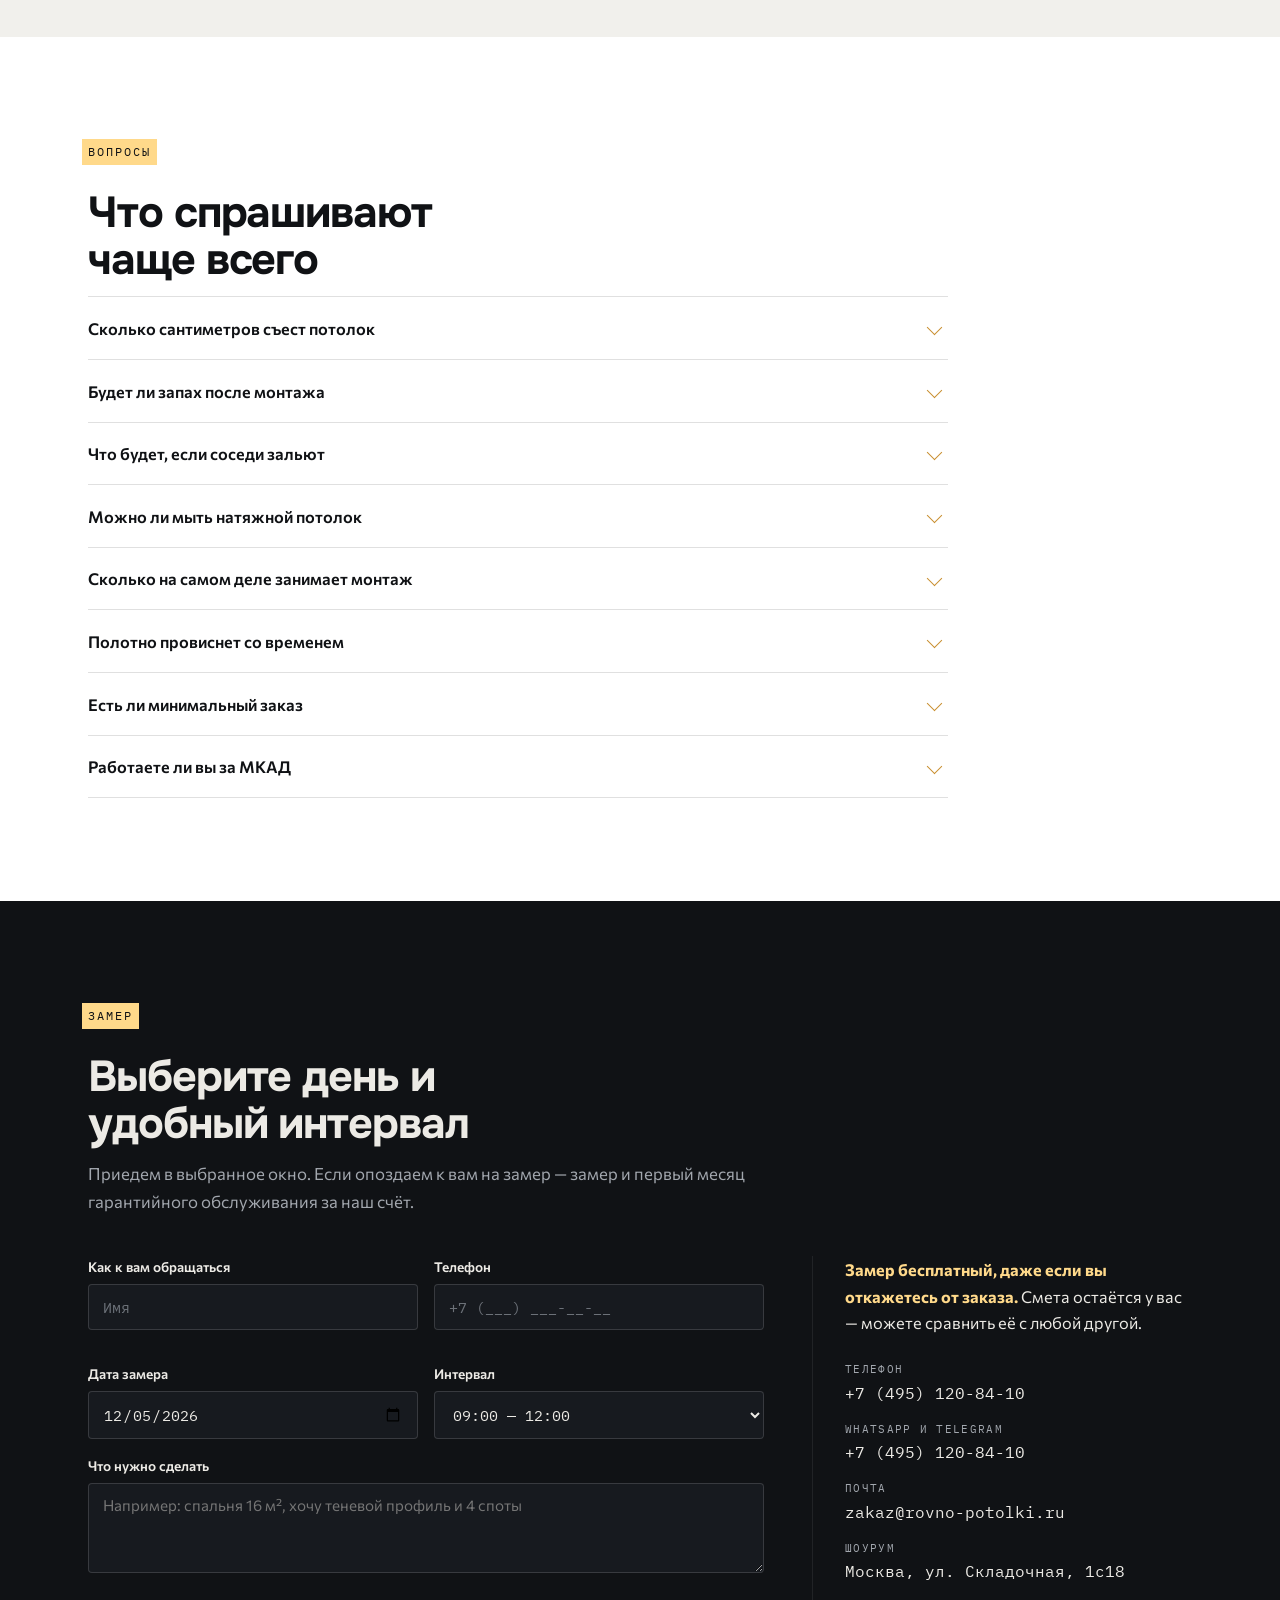
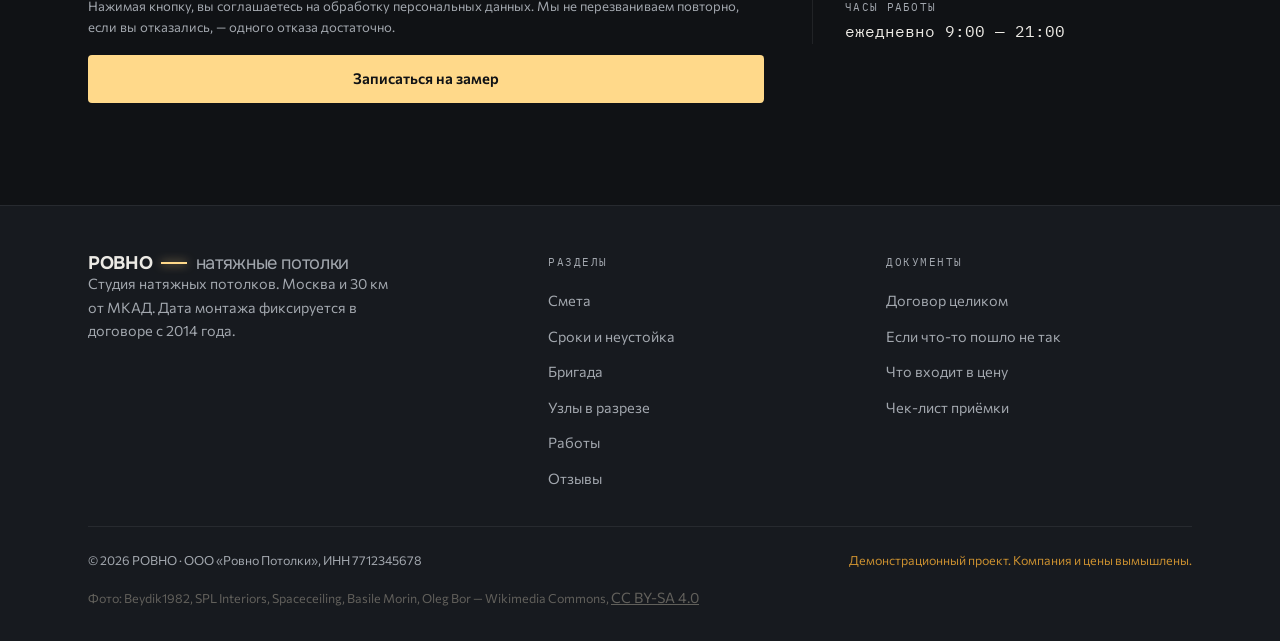
<file: demo-ceilings/index.html>
<!DOCTYPE html>
<html lang="ru">
<head>
<meta charset="utf-8">
<meta name="viewport" content="width=device-width, initial-scale=1">
<title>РОВНО — натяжные потолки в Москве с датой монтажа в договоре</title>
<meta name="description" content="Натяжные потолки в Москве. Дата монтажа фиксируется в договоре: опоздаем — минус 1000 ₽ за каждый день. Смета построчно до подписания, имя мастера известно заранее.">
<link rel="preconnect" href="https://fonts.googleapis.com">
<link rel="preconnect" href="https://fonts.gstatic.com" crossorigin>
<link rel="stylesheet" href="https://fonts.googleapis.com/css2?family=Onest:wght@600;700&family=Commissioner:wght@400;500;600&family=IBM+Plex+Mono:wght@400;500&display=swap">
<link rel="stylesheet" href="styles.css">
</head>
<body>

<!-- ============================== ШАПКА ============================== -->
<header class="header header--solid" id="header">
  <div class="container header__inner">
    <a href="#hero" class="logo">
      <span class="logo__mark">РОВНО</span>
      <span class="logo__line" aria-hidden="true"></span>
      <span class="logo__sub">натяжные потолки</span>
    </a>

    <nav class="nav">
      <a href="#calc" class="nav__link">Смета</a>
      <a href="#timing" class="nav__link">Сроки</a>
      <a href="#team" class="nav__link">Бригада</a>
      <a href="#nodes" class="nav__link">Узлы</a>
      <a href="#works" class="nav__link">Работы</a>
      <a href="garantiya.html" class="nav__link">Гарантия</a>
    </nav>

    <div class="header__side">
      <a href="tel:+74951208410" class="header__phone">+7 (495) 120-84-10</a>
      <a href="#calc" class="btn btn--glow btn--sm">Рассчитать смету</a>
      <button class="burger" id="burger" type="button" aria-label="Меню" aria-expanded="false" aria-controls="mobile-menu">
        <span></span><span></span><span></span>
      </button>
    </div>
  </div>
</header>

<div class="mobile-menu" id="mobile-menu" aria-hidden="true">
  <a href="#calc" class="mobile-menu__link">Смета</a>
  <a href="#timing" class="mobile-menu__link">Сроки</a>
  <a href="#team" class="mobile-menu__link">Бригада</a>
  <a href="#nodes" class="mobile-menu__link">Узлы в разрезе</a>
  <a href="#works" class="mobile-menu__link">Работы</a>
  <a href="#reviews" class="mobile-menu__link">Отзывы</a>
  <a href="garantiya.html" class="mobile-menu__link">Если что-то пошло не так</a>
  <a href="dogovor.html" class="mobile-menu__link">Договор</a>
  <div class="mobile-menu__foot">
    <a href="tel:+74951208410" class="btn btn--ghost">+7 (495) 120-84-10</a>
    <a href="#order" class="btn btn--glow">Записаться на замер</a>
  </div>
</div>

<main>

<!-- ============================== HERO ============================== -->
<section class="hero" id="hero">
  <img class="hero__img" src="images/hero-potolok.jpg"
       alt="Белый натяжной потолок со встроенными световыми линиями тёплого свечения">
  <div class="hero__scrim" aria-hidden="true"></div>

  <div class="container">
    <div class="hero__content">
      <p class="eyebrow">Москва и 30 км от МКАД · монтаж с 2014 года</p>
      <h1 class="hero__title">Натяжные потолки с датой монтажа <em>в договоре</em></h1>
      <p class="hero__lead">
        Матовый потолок — от 590 ₽ за м² вместе с монтажом. Профиль, светильники
        и обход труб калькулятор покажет отдельными строками: смета видна целиком
        ещё до подписания.
      </p>
      <div class="hero__actions">
        <a href="#calc" class="btn btn--ink">Собрать смету за минуту</a>
        <a href="#works" class="btn btn--ghost">Посмотреть работы</a>
      </div>
      <p class="hero__fine">Замер бесплатный, даже если вы откажетесь от заказа</p>
    </div>

    <div class="mechs">
      <article class="mech">
        <span class="mech__n">01</span>
        <h3>Дата в договоре</h3>
        <p>Не приедем в назначенный день — минус 1000 ₽ за каждые сутки. Пункт 4.3, он опубликован.</p>
      </article>
      <article class="mech">
        <span class="mech__n">02</span>
        <h3>Смета построчно</h3>
        <p>Полотно, профиль, каждый светильник и каждый обход трубы — отдельной строкой до подписания.</p>
      </article>
      <article class="mech">
        <span class="mech__n">03</span>
        <h3>Пылесос и бахилы</h3>
        <p>Бригада приезжает со строительным пылесосом, сменной обувью и плёнкой. Мусор увозим с собой.</p>
      </article>
      <article class="mech">
        <span class="mech__n">04</span>
        <h3>Имя мастера заранее</h3>
        <p>За сутки до монтажа присылаем, кто приедет: имя, стаж и его прошлые работы.</p>
      </article>
    </div>
  </div>
</section>

<!-- ============================== КАЛЬКУЛЯТОР ============================== -->
<section class="band band--paper section" id="calc">
  <div class="container">
    <p class="eyebrow eyebrow--mark">Расчёт стоимости</p>
    <h2 class="section__title">Смета, а не одна цифра</h2>
    <p class="section__lead">
      Пять шагов — и вы видите таблицу позиций с ценой за единицу, а не итог,
      который потом «уточнит замерщик». Это верхняя граница: после замера цена
      может только уменьшиться.
    </p>

    <div class="calc__grid">
      <div class="calc__steps">
        <div class="calc__progress" id="calc-progress" aria-hidden="true">
          <span class="is-done"></span><span></span><span></span><span></span><span></span>
        </div>

        <!-- Шаг 1 -->
        <div class="step is-active" data-step="1">
          <div class="step__head"><span class="step__n">ШАГ 1</span><h3 class="step__title">Какое помещение</h3></div>
          <p class="step__hint">Подставим типовые площадь, периметр и число светильников — их можно поправить на следующем шаге.</p>
          <div class="opts" id="opt-room"></div>
        </div>

        <!-- Шаг 2 -->
        <div class="step" data-step="2">
          <div class="step__head"><span class="step__n">ШАГ 2</span><h3 class="step__title">Размеры</h3></div>
          <p class="step__hint">Периметр считаем из площади для типовых пропорций комнаты. Знаете точный — впишите свой.</p>
          <div class="fields">
            <div class="field" id="f-area">
              <label for="area">Площадь потолка <span class="field__unit">м²</span></label>
              <input type="number" id="area" min="1" max="200" step="0.5" value="16" inputmode="decimal">
              <span class="field__err" data-err="area"></span>
            </div>
            <div class="field">
              <label for="height">Высота помещения <span class="field__unit">м</span></label>
              <input type="number" id="height" min="2" max="6" step="0.05" value="2.7" inputmode="decimal">
              <p class="field__note">Выше 3 м — добавится работа на высоте.</p>
            </div>
            <div class="field">
              <label for="perimeter">Периметр <span class="field__unit">п.м</span></label>
              <input type="number" id="perimeter" min="1" max="300" step="0.1" value="16.2" inputmode="decimal">
              <p class="field__note" id="perimeter-note">Рассчитан автоматически.</p>
            </div>
          </div>
        </div>

        <!-- Шаг 3 -->
        <div class="step" data-step="3">
          <div class="step__head"><span class="step__n">ШАГ 3</span><h3 class="step__title">Полотно и профиль</h3></div>
          <p class="step__hint">Не знаете, что выбрать — берите матовое и стандартный багет: так делают три четверти заказов.</p>
          <div class="opts" id="opt-fabric"></div>
          <div class="opts" id="opt-profile" style="margin-top:.6rem"></div>
        </div>

        <!-- Шаг 4 -->
        <div class="step" data-step="4">
          <div class="step__head"><span class="step__n">ШАГ 4</span><h3 class="step__title">Освещение</h3></div>
          <p class="step__hint">Считаем закладные и монтаж. Сами светильники вы покупаете где хотите — мы на них не зарабатываем.</p>
          <div class="fields">
            <div class="field">
              <label for="spots">Точечные светильники <span class="field__unit">шт</span></label>
              <input type="number" id="spots" min="0" max="40" step="1" value="4" inputmode="numeric">
            </div>
            <div class="field">
              <label for="chandelier">Закладные под люстру <span class="field__unit">шт</span></label>
              <input type="number" id="chandelier" min="0" max="6" step="1" value="0" inputmode="numeric">
            </div>
            <div class="field">
              <label for="line">Световая линия <span class="field__unit">п.м</span></label>
              <input type="number" id="line" min="0" max="60" step="0.1" value="0" inputmode="decimal">
            </div>
            <div class="field">
              <label for="track">Встроенный трек <span class="field__unit">п.м</span></label>
              <input type="number" id="track" min="0" max="60" step="0.1" value="0" inputmode="decimal">
            </div>
          </div>
        </div>

        <!-- Шаг 5 -->
        <div class="step" data-step="5">
          <div class="step__head"><span class="step__n">ШАГ 5</span><h3 class="step__title">Сложность объекта</h3></div>
          <p class="step__hint">Именно эти позиции обычно всплывают на замере как «доплата». Здесь они видны сразу.</p>
          <div class="fields">
            <div class="field">
              <label for="pipes">Обход труб <span class="field__unit">шт</span></label>
              <input type="number" id="pipes" min="0" max="20" step="1" value="0" inputmode="numeric">
            </div>
            <div class="field">
              <label for="corners">Внешних углов сверх четырёх <span class="field__unit">шт</span></label>
              <input type="number" id="corners" min="0" max="20" step="1" value="0" inputmode="numeric">
            </div>
            <div class="field">
              <label for="niche">Ниша под скрытый карниз <span class="field__unit">п.м</span></label>
              <input type="number" id="niche" min="0" max="30" step="0.1" value="0" inputmode="decimal">
            </div>
            <div class="field">
              <label for="dismantle">Демонтаж старого потолка</label>
              <select id="dismantle">
                <option value="0">Не нужен</option>
                <option value="1">Нужен, снять старое полотно</option>
              </select>
            </div>
          </div>
        </div>

        <div class="calc__nav">
          <button class="btn btn--ghost" id="calc-prev" type="button" disabled>Назад</button>
          <button class="btn btn--ink" id="calc-next" type="button">Далее</button>
        </div>
      </div>

      <!-- Смета -->
      <aside class="estimate" id="estimate" aria-live="polite">
        <div class="estimate__top">
          <span class="estimate__label">Смета</span>
          <span class="estimate__room" id="est-room">Спальня · 16 м²</span>
        </div>
        <hr class="lightline">
        <div class="estimate__rows" id="est-rows"></div>
        <div class="estimate__total">
          <span class="estimate__total-label">Итого, верхняя граница</span>
          <div class="estimate__total-val" id="est-total">—</div>
          <span class="estimate__per" id="est-per"></span>
        </div>
        <p class="estimate__note" id="est-note">
          Это потолок цены, а не приманка. После замера сумма может только уменьшиться —
          вырасти она может лишь если вы сами измените задачу.
        </p>
        <a href="#order" class="btn btn--glow btn--wide">Записаться на замер</a>
      </aside>
    </div>
  </div>
</section>

<!-- ============================== ВХОДИТ / НЕ ВХОДИТ ============================== -->
<section class="band band--white section" id="included">
  <div class="container">
    <p class="eyebrow eyebrow--mark">Границы цены</p>
    <h2 class="section__title">Что входит в цену, а что нет</h2>
    <p class="section__lead">
      Список слева — уже в смете. Список справа — то, что может добавиться, и сразу
      по какой цене. Никаких «нам там что-то помешало» на объекте.
    </p>

    <div class="incl">
      <div class="incl__col">
        <h3 class="incl__h"><span class="incl__badge incl__badge--ok">Входит</span> Уже в смете</h3>
        <ul>
          <li><span>Выезд замерщика по Москве</span><span>0 ₽</span></li>
          <li><span>Полотно нужного размера, раскрой</span><span>по смете</span></li>
          <li><span>Профиль по всему периметру</span><span>по смете</span></li>
          <li><span>Монтаж полотна и нагрев помещения</span><span>по смете</span></li>
          <li><span>Установка точечных светильников</span><span>350 ₽/шт</span></li>
          <li><span>Укрывание мебели плёнкой</span><span>0 ₽</span></li>
          <li><span>Уборка и вывоз мусора</span><span>0 ₽</span></li>
          <li><span>Гарантийный талон и акт приёмки</span><span>0 ₽</span></li>
        </ul>
      </div>
      <div class="incl__col">
        <h3 class="incl__h"><span class="incl__badge incl__badge--no">Отдельно</span> Может добавиться</h3>
        <ul>
          <li><span>Демонтаж старого натяжного потолка</span><span>180 ₽/м²</span></li>
          <li><span>Обход трубы отопления</span><span>500 ₽/шт</span></li>
          <li><span>Внешний угол сверх четырёх</span><span>400 ₽/шт</span></li>
          <li><span>Ниша под скрытый карниз</span><span>950 ₽/п.м</span></li>
          <li><span>Работа на высоте выше 3 м</span><span>120 ₽/м²</span></li>
          <li><span>Сами светильники и люстра</span><span>покупаете сами</span></li>
          <li><span>Выезд за 30 км от МКАД</span><span>35 ₽/км</span></li>
          <li><span>Штробление и электрика</span><span>не делаем</span></li>
        </ul>
      </div>
    </div>
    <p class="incl__foot">
      Последняя строка — тоже ответ. Электрику мы не трогаем: если провода нужно тянуть заново,
      честнее сказать это на замере, чем взяться и сорвать срок.
    </p>
  </div>
</section>

<!-- ============================== СРОКИ ============================== -->
<section class="band band--dark section" id="timing">
  <div class="container">
    <p class="eyebrow eyebrow--mark">Сроки</p>
    <h2 class="section__title">Не «за один день», а расписание</h2>
    <p class="section__lead">
      «Сделаем за день» говорят все. Мы говорим, что происходит в каждый из дней
      и что будет, если мы этот день сорвём.
    </p>

    <div class="sched">
      <div class="sched__row">
        <span class="sched__when">День 0</span>
        <span class="sched__what"><b>Замер</b><span>Приезжаем в интервале, который выбрали вы. Привозим образцы полотна и профиля.</span></span>
        <span class="sched__dur">в течение 24 часов</span>
      </div>
      <div class="sched__row">
        <span class="sched__when">День 0</span>
        <span class="sched__what"><b>Договор и смета</b><span>Подписываем на месте. В договор вписывается конкретная дата монтажа, а не «в течение 10 дней».</span></span>
        <span class="sched__dur">30 минут</span>
      </div>
      <div class="sched__row">
        <span class="sched__when">Дни 1–2</span>
        <span class="sched__what"><b>Раскрой на производстве</b><span>Полотно режется под ваш размер. Тканевое — на день дольше.</span></span>
        <span class="sched__dur">2 рабочих дня</span>
      </div>
      <div class="sched__row">
        <span class="sched__when">День 3</span>
        <span class="sched__what"><b>Монтаж, комната до 20 м²</b><span>Одна бригада, один заход. Пыль собираем пылесосом по ходу работы.</span></span>
        <span class="sched__dur">3–4 часа</span>
      </div>
      <div class="sched__row">
        <span class="sched__when">День 3</span>
        <span class="sched__what"><b>Монтаж, квартира до 60 м²</b><span>Две бригады параллельно, чтобы уложиться в один день и не приезжать снова.</span></span>
        <span class="sched__dur">1 день</span>
      </div>
      <div class="sched__row">
        <span class="sched__when">День 3</span>
        <span class="sched__what"><b>Приёмка по чек-листу</b><span>Проходим 10 пунктов вместе с вами и подписываем акт. Гарантийный талон — на руки.</span></span>
        <span class="sched__dur">15 минут</span>
      </div>
    </div>

    <div class="penalty">
      <span class="penalty__num">−1000 ₽</span>
      <div>
        <p><b>За каждые сутки просрочки монтажа</b> — вычитаем из итогового счёта. Считать начинаем со следующего дня после даты в договоре.</p>
        <p>Исключения — только форс-мажор и ваш собственный перенос. Оба случая описаны в <a href="dogovor.html">пункте 4.3 договора</a>, и договор опубликован целиком.</p>
      </div>
    </div>
  </div>
</section>

<!-- ============================== БРИГАДА ============================== -->
<section class="band band--paper section" id="team">
  <div class="container">
    <p class="eyebrow eyebrow--mark">Кто приедет</p>
    <h2 class="section__title">В отзывах благодарят мастера, а не компанию</h2>
    <p class="section__lead">
      Так и есть: работу делает конкретный человек. Поэтому мы показываем бригаду
      до заказа, а за сутки до монтажа присылаем, кто именно к вам едет.
    </p>

    <div class="team">
      <article class="mate">
        <div class="mate__ava" aria-hidden="true">АК</div>
        <h3>Андрей Кулешов</h3>
        <p class="mate__role">Бригадир · сложные узлы</p>
        <div class="mate__stats">
          <span class="mate__stat"><b>11</b><span>лет в монтаже</span></span>
          <span class="mate__stat"><b>1 940</b><span>потолков</span></span>
        </div>
        <p class="mate__quote">Берёт объекты с теневым примыканием и световыми линиями — там, где ошибка в 2 мм видна с порога.</p>
      </article>
      <article class="mate">
        <div class="mate__ava" aria-hidden="true">ШМ</div>
        <h3>Шамиль Мурадов</h3>
        <p class="mate__role">Монтажник · квартиры под ключ</p>
        <div class="mate__stats">
          <span class="mate__stat"><b>8</b><span>лет в монтаже</span></span>
          <span class="mate__stat"><b>1 310</b><span>потолков</span></span>
        </div>
        <p class="mate__quote">Специализация — вся квартира за один день. Работает молча и быстро, за это его чаще всего и отмечают.</p>
      </article>
      <article class="mate">
        <div class="mate__ava" aria-hidden="true">ЕП</div>
        <h3>Евгений Пахомов</h3>
        <p class="mate__role">Монтажник · санузлы и кухни</p>
        <div class="mate__stats">
          <span class="mate__stat"><b>6</b><span>лет в монтаже</span></span>
          <span class="mate__stat"><b>870</b><span>потолков</span></span>
        </div>
        <p class="mate__quote">Обходы труб и коробов. Если труба нестандартная — скажет на замере, а не в день монтажа.</p>
      </article>
      <article class="mate">
        <div class="mate__ava" aria-hidden="true">ИБ</div>
        <h3>Ирина Белова</h3>
        <p class="mate__role">Замерщик · расчёт сметы</p>
        <div class="mate__stats">
          <span class="mate__stat"><b>7</b><span>лет на замерах</span></span>
          <span class="mate__stat"><b>3 400</b><span>замеров</span></span>
        </div>
        <p class="mate__quote">Считает смету при вас и объясняет каждую строку. Отговорит от лишнего, если оно вам не нужно.</p>
      </article>
    </div>

    <div class="kit">
      <h3>Что бригада привозит с собой</h3>
      <p>Не «чистый монтаж» словами, а список, который можно проверить на пороге.</p>
      <ul>
        <li>Строительный пылесос — работает по ходу сверления, а не после</li>
        <li>Сменная обувь и бахилы на всех членов бригады</li>
        <li>Плёнка на мебель и пол, малярный скотч</li>
        <li>Мешки под мусор — увозим с собой в тот же день</li>
        <li>Свой инструмент и газовый баллон, заправленный заранее</li>
        <li>Стремянка с мягкими опорами, чтобы не оставить следов</li>
      </ul>
    </div>
  </div>
</section>

<!-- ============================== УЗЛЫ В РАЗРЕЗЕ ============================== -->
<section class="band band--dark section" id="nodes">
  <div class="container">
    <p class="eyebrow eyebrow--mark">Технология</p>
    <h2 class="section__title">Узел в разрезе</h2>
    <p class="section__lead">
      Разница между потолками — не в фактуре, а в том, как полотно примыкает к стене.
      Это видно на разрезе и невозможно понять по фотографии.
    </p>

    <div class="nodes">
      <div class="nodes__tabs" role="tablist" aria-label="Типы примыкания">
        <button class="node-tab is-active" role="tab" aria-selected="true" aria-controls="node-1" id="tab-1" data-node="1">
          <b>Стандартный багет</b><small>от 150 ₽/п.м</small>
        </button>
        <button class="node-tab" role="tab" aria-selected="false" aria-controls="node-2" id="tab-2" data-node="2">
          <b>Теневой профиль</b><small>зазор 8 мм · 690 ₽/п.м</small>
        </button>
        <button class="node-tab" role="tab" aria-selected="false" aria-controls="node-3" id="tab-3" data-node="3">
          <b>Парящий потолок</b><small>LED по периметру</small>
        </button>
        <button class="node-tab" role="tab" aria-selected="false" aria-controls="node-4" id="tab-4" data-node="4">
          <b>Световая линия</b><small>Line 30 · 2400 ₽/п.м</small>
        </button>
      </div>

      <div class="node-stage">
        <!-- Узел 1 -->
        <div class="node-panel is-active" id="node-1" role="tabpanel" aria-labelledby="tab-1" data-node="1">
          <svg viewBox="0 0 640 260" role="img" aria-label="Разрез: стандартный гарпунный багет, отступ от плиты 35 мм">
            <defs>
              <pattern id="h1" width="8" height="8" patternTransform="rotate(45)" patternUnits="userSpaceOnUse">
                <line x1="0" y1="0" x2="0" y2="8" stroke="rgba(255,255,255,.22)" stroke-width="1.5"/>
              </pattern>
            </defs>
            <rect x="70" y="30" width="520" height="34" fill="url(#h1)" stroke="rgba(255,255,255,.45)"/>
            <text x="330" y="22" fill="#A2A7AE" font-family="IBM Plex Mono, monospace" font-size="12" text-anchor="middle">плита перекрытия</text>
            <rect x="70" y="64" width="34" height="180" fill="url(#h1)" stroke="rgba(255,255,255,.45)"/>
            <text x="87" y="238" fill="#A2A7AE" font-family="IBM Plex Mono, monospace" font-size="11" text-anchor="middle" transform="rotate(-90 87 238)">стена</text>
            <path d="M104 99 h30 v10 h-9 l-6 12 h-15 z" fill="#3A4048" stroke="rgba(255,255,255,.6)" stroke-width="1.4"/>
            <text x="150" y="96" fill="#ECEAE5" font-family="IBM Plex Mono, monospace" font-size="12">гарпунный багет</text>
            <line x1="128" y1="115" x2="590" y2="115" stroke="#ECEAE5" stroke-width="2.5"/>
            <text x="560" y="134" fill="#A2A7AE" font-family="IBM Plex Mono, monospace" font-size="12" text-anchor="end">полотно ПВХ</text>
            <path d="M116 121 q6 6 12 -6" fill="none" stroke="#FFD98A" stroke-width="2"/>
            <text x="150" y="140" fill="#FFD98A" font-family="IBM Plex Mono, monospace" font-size="12">вставка-заглушка</text>
            <line x1="620" y1="64" x2="620" y2="115" stroke="#FFD98A" stroke-width="1"/>
            <line x1="612" y1="64" x2="628" y2="64" stroke="#FFD98A" stroke-width="1"/>
            <line x1="612" y1="115" x2="628" y2="115" stroke="#FFD98A" stroke-width="1"/>
            <text x="614" y="94" fill="#FFD98A" font-family="IBM Plex Mono, monospace" font-size="12" text-anchor="end">35 мм</text>
          </svg>
          <p class="node-panel__txt">
            <b>Самый распространённый узел.</b> Полотно заводится в багет гарпуном, шов
            закрывается вставкой-заглушкой. Съедает от потолка 35 мм. Стык со стеной виден
            как тонкая линия — это нормально и это дешевле всего. Берут в три четверти заказов.
          </p>
        </div>

        <!-- Узел 2 -->
        <div class="node-panel" id="node-2" role="tabpanel" aria-labelledby="tab-2" data-node="2">
          <svg viewBox="0 0 640 260" role="img" aria-label="Разрез: теневой профиль, зазор между стеной и полотном 8 мм">
            <defs>
              <pattern id="h2" width="8" height="8" patternTransform="rotate(45)" patternUnits="userSpaceOnUse">
                <line x1="0" y1="0" x2="0" y2="8" stroke="rgba(255,255,255,.22)" stroke-width="1.5"/>
              </pattern>
            </defs>
            <rect x="70" y="30" width="520" height="34" fill="url(#h2)" stroke="rgba(255,255,255,.45)"/>
            <text x="330" y="22" fill="#A2A7AE" font-family="IBM Plex Mono, monospace" font-size="12" text-anchor="middle">плита перекрытия</text>
            <rect x="70" y="64" width="34" height="180" fill="url(#h2)" stroke="rgba(255,255,255,.45)"/>
            <path d="M104 90 h44 v46 h-10 v-32 h-34 z" fill="#3A4048" stroke="rgba(255,255,255,.6)" stroke-width="1.4"/>
            <text x="168" y="88" fill="#ECEAE5" font-family="IBM Plex Mono, monospace" font-size="12">теневой профиль</text>
            <rect x="128" y="104" width="10" height="32" fill="#101215"/>
            <line x1="138" y1="118" x2="590" y2="118" stroke="#ECEAE5" stroke-width="2.5"/>
            <text x="560" y="137" fill="#A2A7AE" font-family="IBM Plex Mono, monospace" font-size="12" text-anchor="end">полотно</text>
            <line x1="128" y1="160" x2="128" y2="180" stroke="#FFD98A" stroke-width="1"/>
            <line x1="138" y1="160" x2="138" y2="180" stroke="#FFD98A" stroke-width="1"/>
            <line x1="118" y1="172" x2="148" y2="172" stroke="#FFD98A" stroke-width="1"/>
            <text x="156" y="176" fill="#FFD98A" font-family="IBM Plex Mono, monospace" font-size="13">зазор 8 мм — тень вместо стыка</text>
          </svg>
          <p class="node-panel__txt">
            <b>Потолок «висит» в воздухе.</b> Между стеной и полотном остаётся тёмный зазор
            8 мм — глаз читает его как тень, а не как шов. Заглушка не нужна, кривизна стены
            перестаёт быть заметной. Профиль дороже в четыре раза, зато узел не стареет
            вместе с обоями.
          </p>
        </div>

        <!-- Узел 3 -->
        <div class="node-panel" id="node-3" role="tabpanel" aria-labelledby="tab-3" data-node="3">
          <svg viewBox="0 0 640 260" role="img" aria-label="Разрез: парящий потолок со светодиодной лентой по периметру">
            <defs>
              <pattern id="h3" width="8" height="8" patternTransform="rotate(45)" patternUnits="userSpaceOnUse">
                <line x1="0" y1="0" x2="0" y2="8" stroke="rgba(255,255,255,.22)" stroke-width="1.5"/>
              </pattern>
              <radialGradient id="g3" cx="0.15" cy="0.5" r="0.75">
                <stop offset="0%" stop-color="#FFD98A" stop-opacity=".55"/>
                <stop offset="100%" stop-color="#FFD98A" stop-opacity="0"/>
              </radialGradient>
            </defs>
            <rect x="70" y="30" width="520" height="34" fill="url(#h3)" stroke="rgba(255,255,255,.45)"/>
            <rect x="70" y="64" width="34" height="180" fill="url(#h3)" stroke="rgba(255,255,255,.45)"/>
            <rect x="104" y="118" width="330" height="90" fill="url(#g3)"/>
            <path d="M104 90 h46 v34 h-12 v-22 h-34 z" fill="#3A4048" stroke="rgba(255,255,255,.6)" stroke-width="1.4"/>
            <rect x="126" y="104" width="12" height="6" fill="#FFD98A"/>
            <text x="168" y="88" fill="#ECEAE5" font-family="IBM Plex Mono, monospace" font-size="12">профиль с полкой под ленту</text>
            <text x="150" y="108" fill="#FFD98A" font-family="IBM Plex Mono, monospace" font-size="11">LED 12 В</text>
            <line x1="138" y1="120" x2="590" y2="120" stroke="#ECEAE5" stroke-width="2.5"/>
            <text x="560" y="139" fill="#A2A7AE" font-family="IBM Plex Mono, monospace" font-size="12" text-anchor="end">полотно</text>
            <path d="M112 132 l-14 26 M132 138 l-8 30 M152 142 l-2 32" stroke="#FFD98A" stroke-width="1" opacity=".65"/>
            <text x="200" y="196" fill="#FFD98A" font-family="IBM Plex Mono, monospace" font-size="12">световая полоса на стене, 40–60 см</text>
          </svg>
          <p class="node-panel__txt">
            <b>Свет уходит на стену, а не в глаза.</b> В полку профиля вкладывается лента,
            она подсвечивает верх стены — потолок визуально отрывается от неё. Работает
            только на ровной стене: любая волна станет видна в скользящем свете. Мы это
            проверяем правилом на замере и говорим честно, если стена не годится.
          </p>
        </div>

        <!-- Узел 4 -->
        <div class="node-panel" id="node-4" role="tabpanel" aria-labelledby="tab-4" data-node="4">
          <svg viewBox="0 0 640 260" role="img" aria-label="Разрез: световая линия шириной 30 мм между двумя полотнами">
            <defs>
              <pattern id="h4" width="8" height="8" patternTransform="rotate(45)" patternUnits="userSpaceOnUse">
                <line x1="0" y1="0" x2="0" y2="8" stroke="rgba(255,255,255,.22)" stroke-width="1.5"/>
              </pattern>
              <radialGradient id="g4" cx="0.5" cy="0.1" r="0.7">
                <stop offset="0%" stop-color="#FFD98A" stop-opacity=".6"/>
                <stop offset="100%" stop-color="#FFD98A" stop-opacity="0"/>
              </radialGradient>
            </defs>
            <rect x="70" y="30" width="520" height="34" fill="url(#h4)" stroke="rgba(255,255,255,.45)"/>
            <rect x="230" y="112" width="200" height="120" fill="url(#g4)"/>
            <line x1="80" y1="118" x2="300" y2="118" stroke="#ECEAE5" stroke-width="2.5"/>
            <line x1="360" y1="118" x2="580" y2="118" stroke="#ECEAE5" stroke-width="2.5"/>
            <path d="M300 118 v-24 h60 v24" fill="#3A4048" stroke="rgba(255,255,255,.6)" stroke-width="1.4"/>
            <rect x="312" y="98" width="36" height="7" fill="#FFD98A"/>
            <rect x="302" y="114" width="56" height="5" fill="#FFF0CE" opacity=".9"/>
            <text x="330" y="86" fill="#ECEAE5" font-family="IBM Plex Mono, monospace" font-size="12" text-anchor="middle">короб профиля Line 30</text>
            <text x="392" y="102" fill="#FFD98A" font-family="IBM Plex Mono, monospace" font-size="11">лента + рассеиватель</text>
            <line x1="302" y1="150" x2="302" y2="170" stroke="#FFD98A" stroke-width="1"/>
            <line x1="358" y1="150" x2="358" y2="170" stroke="#FFD98A" stroke-width="1"/>
            <line x1="302" y1="162" x2="358" y2="162" stroke="#FFD98A" stroke-width="1"/>
            <text x="330" y="184" fill="#FFD98A" font-family="IBM Plex Mono, monospace" font-size="13" text-anchor="middle">30 мм</text>
            <text x="140" y="146" fill="#A2A7AE" font-family="IBM Plex Mono, monospace" font-size="12">полотно</text>
            <text x="500" y="146" fill="#A2A7AE" font-family="IBM Plex Mono, monospace" font-size="12">полотно</text>
          </svg>
          <p class="node-panel__txt">
            <b>Линия света прямо в плоскости потолка.</b> Полотно разрезается, в стык
            встаёт короб с лентой и матовым рассеивателем. Ширина 30 или 50 мм. Линию
            нельзя подвинуть после монтажа, поэтому её положение мы согласуем на замере
            и рисуем на схеме, которую вы подписываете.
          </p>
        </div>
      </div>
    </div>
  </div>
</section>

<!-- ============================== РАБОТЫ ============================== -->
<section class="band band--paper section" id="works">
  <div class="container">
    <p class="eyebrow eyebrow--mark">Работы</p>
    <h2 class="section__title">Каждая работа — с ценой и именем мастера</h2>
    <p class="section__lead">
      Не «портфолио», а спецификации выполненных объектов: что за полотно, какой профиль,
      сколько заняло и сколько стоило. Цену объекта не публикует ни один конкурент в Москве.
    </p>

    <div class="works">
      <article class="work">
        <div class="work__vis">
          <img src="images/rabota-spalnya.jpg" loading="lazy"
               alt="Спальня с белым матовым натяжным потолком и встроенными точечными светильниками">
          <span>Матовое · споты</span>
        </div>
        <div class="work__body">
          <h3>Спальня 16 м², Северное Тушино</h3>
          <dl class="work__spec">
            <div><dt>Полотно</dt><dd>MSD Classic, матовое</dd></div>
            <div><dt>Профиль</dt><dd>стандартный багет</dd></div>
            <div><dt>Свет</dt><dd>6 спотов по периметру</dd></div>
            <div><dt>Монтаж</dt><dd>3 ч 20 мин</dd></div>
            <div><dt>Мастер</dt><dd>Шамиль Мурадов</dd></div>
          </dl>
          <div class="work__foot">
            <span class="work__price">13 970 ₽<small>873 ₽ за м²</small></span>
            <a href="#calc" class="btn btn--ink btn--sm">Хочу такой же</a>
          </div>
        </div>
      </article>

      <article class="work">
        <div class="work__vis">
          <img src="images/rabota-kuhnya.jpg" loading="lazy"
               alt="Кухня-гостиная с чёрным глянцевым натяжным потолком, отражающим окна и кухонный остров">
          <span>Глянец · теневой профиль</span>
        </div>
        <div class="work__body">
          <h3>Кухня-гостиная 24 м², Хорошёво</h3>
          <dl class="work__spec">
            <div><dt>Полотно</dt><dd>MSD Premium, чёрный глянец</dd></div>
            <div><dt>Профиль</dt><dd>теневой, зазор 8 мм</dd></div>
            <div><dt>Свет</dt><dd>8 спотов + подвесы над островом</dd></div>
            <div><dt>Монтаж</dt><dd>1 день, 2 человека</dd></div>
            <div><dt>Мастер</dt><dd>Андрей Кулешов</dd></div>
          </dl>
          <div class="work__foot">
            <span class="work__price">33 880 ₽<small>1 412 ₽ за м²</small></span>
            <a href="#calc" class="btn btn--ink btn--sm">Хочу такой же</a>
          </div>
        </div>
      </article>

      <article class="work">
        <div class="work__vis">
          <img src="images/rabota-vannaya.jpg" loading="lazy"
               alt="Санузел с белым натяжным потолком и точечными светильниками над двумя раковинами">
          <span>Сатин · влажное помещение</span>
        </div>
        <div class="work__body">
          <h3>Санузел 4,5 м², Бибирево</h3>
          <dl class="work__spec">
            <div><dt>Полотно</dt><dd>MSD Premium, сатин</dd></div>
            <div><dt>Профиль</dt><dd>стандартный багет</dd></div>
            <div><dt>Сложность</dt><dd>обход 2 труб, 4 спота</dd></div>
            <div><dt>Монтаж</dt><dd>2 ч 10 мин</dd></div>
            <div><dt>Мастер</dt><dd>Евгений Пахомов</dd></div>
          </dl>
          <div class="work__foot">
            <span class="work__price">9 000 ₽<small>минимальный заказ</small></span>
            <a href="#calc" class="btn btn--ink btn--sm">Хочу такой же</a>
          </div>
        </div>
      </article>

      <article class="work">
        <div class="work__vis">
          <img src="images/rabota-mansarda.jpg" loading="lazy"
               alt="Мансарда с белым тканевым натяжным потолком по скату и деревянной отделкой стен">
          <span>Тканевое · мансарда</span>
        </div>
        <div class="work__body">
          <h3>Мансарда 18 м², Апрелевка</h3>
          <dl class="work__spec">
            <div><dt>Полотно</dt><dd>D-Premium, тканевое</dd></div>
            <div><dt>Профиль</dt><dd>стандартный багет по скату</dd></div>
            <div><dt>Особенность</dt><dd>дом без отопления зимой</dd></div>
            <div><dt>Монтаж</dt><dd>5 часов</dd></div>
            <div><dt>Мастер</dt><dd>Андрей Кулешов</dd></div>
          </dl>
          <div class="work__foot">
            <span class="work__price">26 880 ₽<small>1 493 ₽ за м²</small></span>
            <a href="#calc" class="btn btn--ink btn--sm">Хочу такой же</a>
          </div>
        </div>
      </article>
    </div>
  </div>
</section>

<!-- ============================== ПОЛОТНА ПО ЗАДАЧАМ ============================== -->
<section class="band band--white section" id="tasks">
  <div class="container">
    <p class="eyebrow eyebrow--mark">Выбор полотна</p>
    <h2 class="section__title">Не по фактурам, а по задачам</h2>
    <p class="section__lead">
      «MSD Classic или Teqtum EURO» — вопрос не к вам. Скажите, какая у вас комната
      и что вас беспокоит, а марку подберём мы.
    </p>

    <div class="tasks">
      <article class="task">
        <p class="task__q">Задача</p>
        <h3>Ванная и санузел</h3>
        <p>Пар, перепад температур, трубы под потолком. Плюс главный страх — что сверху зальют.</p>
        <div class="task__pick"><b>Глянцевое ПВХ, MSD Premium</b><span>520 ₽/м² · держит до 100 л воды на м²</span></div>
      </article>
      <article class="task">
        <p class="task__q">Задача</p>
        <h3>Кухня с газовой плитой</h3>
        <p>Жир оседает на потолке, над плитой — локальный нагрев. Матовое затрётся при мытье.</p>
        <div class="task__pick"><b>Сатиновое ПВХ, MSD Premium</b><span>480 ₽/м² · моется без разводов</span></div>
      </article>
      <article class="task">
        <p class="task__q">Задача</p>
        <h3>Низкий потолок, 2,5 м</h3>
        <p>Каждый сантиметр на счету, а стандартный багет съедает 35 мм и рисует линию по периметру.</p>
        <div class="task__pick"><b>Глянец + теневой профиль</b><span>520 + 690 ₽/п.м · зеркалит и не режет объём</span></div>
      </article>
      <article class="task">
        <p class="task__q">Задача</p>
        <h3>Комната шире 3,5 м</h3>
        <p>ПВХ-полотно такой ширины бывает только со швом. Шов виден в скользящем свете от окна.</p>
        <div class="task__pick"><b>Тканевое D-Premium</b><span>1150 ₽/м² · бесшовно до 5 м</span></div>
      </article>
      <article class="task">
        <p class="task__q">Задача</p>
        <h3>Дача без отопления</h3>
        <p>ПВХ при минусе дубеет и трескается. Зимой в неотапливаемом доме потолок может лопнуть.</p>
        <div class="task__pick"><b>Тканевое D-Premium</b><span>1150 ₽/м² · держит до −40 °C</span></div>
      </article>
      <article class="task">
        <p class="task__q">Задача</p>
        <h3>Просто ровно и недорого</h3>
        <p>Съёмная квартира, ремонт под сдачу, бюджет ограничен. Задача — закрыть плиту и забыть.</p>
        <div class="task__pick"><b>Матовое MSD Classic</b><span>390 ₽/м² · три четверти наших заказов</span></div>
      </article>
    </div>
  </div>
</section>

<!-- ============================== КАК ПРОХОДИТ ЗАКАЗ ============================== -->
<section class="band band--paper2 section" id="process">
  <div class="container">
    <p class="eyebrow eyebrow--mark">Порядок работы</p>
    <h2 class="section__title">Как проходит заказ</h2>

    <div class="process">
      <article class="stage">
        <span class="stage__n">ЭТАП 1</span>
        <h3>Заявка</h3>
        <p>Выбираете дату и интервал замера сами. Перезваниваем подтвердить, дальше не звоним.</p>
        <span class="stage__t">5 минут</span>
      </article>
      <article class="stage">
        <span class="stage__n">ЭТАП 2</span>
        <h3>Замер</h3>
        <p>Ирина считает смету при вас, показывает образцы, отмечает на схеме положение линий и светильников.</p>
        <span class="stage__t">40–60 минут</span>
      </article>
      <article class="stage">
        <span class="stage__n">ЭТАП 3</span>
        <h3>Договор</h3>
        <p>Подписываем на месте вместе со сметой и схемой. Предоплата 30 %, дата монтажа — в тексте.</p>
        <span class="stage__t">30 минут</span>
      </article>
      <article class="stage">
        <span class="stage__n">ЭТАП 4</span>
        <h3>Монтаж</h3>
        <p>За сутки присылаем имя мастера. Приезжаем в назначенный день, работаем с пылесосом.</p>
        <span class="stage__t">3 часа — 1 день</span>
      </article>
      <article class="stage">
        <span class="stage__n">ЭТАП 5</span>
        <h3>Приёмка</h3>
        <p>Проходим чек-лист вместе, подписываем акт. Остаток оплачиваете только после этого.</p>
        <span class="stage__t">15 минут</span>
      </article>
    </div>
  </div>
</section>

<!-- ============================== ЧЕК-ЛИСТ ПРИЁМКИ ============================== -->
<section class="band band--white section" id="checklist">
  <div class="container">
    <p class="eyebrow eyebrow--mark">Приёмка</p>
    <h2 class="section__title">Чек-лист, по которому вы принимаете работу</h2>
    <p class="section__lead">
      «Качественно» — не то слово, которое можно проверить. Эти десять пунктов — можно.
      Мы отдаём чек-лист на бумаге вместе с актом.
    </p>

    <div class="checklist__wrap">
      <ul class="checks">
        <li>Полотно натянуто без волн и складок, в том числе в углах</li>
        <li>Зазор по периметру ровный по всей длине, без просветов</li>
        <li>Вставка-заглушка сидит плотно, нигде не выходит из паза</li>
        <li>Углы обрезаны ровно, полотно не тянет и не морщит</li>
        <li>Все светильники включаются, свет одной температуры</li>
        <li>Закладные под люстру и споты не проступают через полотно</li>
        <li>Обходы труб закрыты кольцами, без щелей</li>
        <li>Стены, обои и плинтус не задеты инструментом и не оплавлены</li>
        <li>На полу и мебели нет пыли и обрезков, плёнка снята</li>
        <li>Мусор и упаковка вывезены, стремянка убрана</li>
      </ul>
      <aside class="checklist__aside">
        <h3>Если пункт не выполнен</h3>
        <p>Не подписывайте акт. Бригада устраняет на месте — это её работа, а не одолжение.</p>
        <p>Если устранить на месте нельзя, в акте пишется замечание и срок. Дальше действует
          <a href="garantiya.html">регламент рекламаций</a>: выезд в течение 48 часов.</p>
        <p>Остаток суммы платится только после подписанного акта. Никаких «доплатите, а мы завтра приедем».</p>
      </aside>
    </div>
  </div>
</section>

<!-- ============================== ОТЗЫВЫ ============================== -->
<section class="band band--paper section" id="reviews">
  <div class="container">
    <p class="eyebrow eyebrow--mark">Отзывы</p>
    <h2 class="section__title">Отвечаем на каждый, включая неудобные</h2>
    <p class="section__lead">
      Отзывы подтягиваются из карточки 2GIS как есть — вместе с четвёрками и нашими ответами.
      Показывать только пятёрки бессмысленно: им давно никто не верит.
    </p>

    <div class="reviews">
      <article class="review">
        <div class="review__top">
          <span class="review__who"><b>Марина К.</b><span class="review__meta">2GIS · 14 августа 2026 · мастер Шамиль</span></span>
          <span class="review__stars" aria-label="5 из 5">★★★★★</span>
        </div>
        <p class="review__text">Смету посчитали при мне и распечатали. В день монтажа сумма совпала до рубля — я, честно, ждала подвоха. Шамиль приехал в 9:00, к часу всё было готово, пыль собирал пылесосом сразу.</p>
        <div class="review__answer"><b>Ответ РОВНО</b>Спасибо, Марина. Совпадение сметы с итогом — не удача, а условие договора: разойтись она может только если задача изменилась.</div>
      </article>

      <article class="review">
        <div class="review__top">
          <span class="review__who"><b>Дмитрий Л.</b><span class="review__meta">2GIS · 2 августа 2026 · мастер Андрей</span></span>
          <span class="review__stars" aria-label="4 из 5">★★★★☆</span>
        </div>
        <p class="review__text">Потолок отличный, световая линия ровная. Но раскрой задержали на день — позвонили сами, предупредили, вычли 1000 ₽. Осадок остался, хотя деньги вернули. Четвёрка за срыв, а не за работу.</p>
        <div class="review__answer"><b>Ответ РОВНО</b>Справедливо. Задержал поставщик профиля, но это наша проблема, а не ваша. Неустойку начислили автоматически, без напоминания — так и должно работать.</div>
      </article>

      <article class="review">
        <div class="review__top">
          <span class="review__who"><b>Ольга П.</b><span class="review__meta">2GIS · 27 июля 2026 · замер Ирина</span></span>
          <span class="review__stars" aria-label="5 из 5">★★★★★</span>
        </div>
        <p class="review__text">Хотела парящий потолок, Ирина приложила правило к стене и сказала: будет видна волна, свет её подчеркнёт. Отговорила от того, что дороже. Сделали теневой — выглядит дорого, а вышло дешевле.</p>
        <div class="review__answer"><b>Ответ РОВНО</b>Ирина сделала ровно то, за что мы платим замерщикам: назвала риск до договора, а не после монтажа.</div>
      </article>

      <article class="review">
        <div class="review__top">
          <span class="review__who"><b>Сергей В.</b><span class="review__meta">2GIS · 11 июля 2026 · мастер Евгений</span></span>
          <span class="review__stars" aria-label="5 из 5">★★★★★</span>
        </div>
        <p class="review__text">Ванная, две трубы, короб. Обход сделали аккуратно, колец не видно. Отдельно отмечу бахилы и плёнку — до этого ремонтники ходили по квартире в уличной обуви, для меня это больная тема.</p>
        <div class="review__answer"><b>Ответ РОВНО</b>Сменная обувь и плёнка входят в стандарт выезда, их не нужно просить отдельно. Спасибо за отзыв.</div>
      </article>
    </div>
  </div>
</section>

<!-- ============================== FAQ ============================== -->
<section class="band band--white section" id="faq">
  <div class="container">
    <p class="eyebrow eyebrow--mark">Вопросы</p>
    <h2 class="section__title">Что спрашивают чаще всего</h2>

    <div class="faq">
      <details class="faq__item">
        <summary>Сколько сантиметров съест потолок</summary>
        <div class="faq__a"><p>Стандартный багет — 35 мм от плиты. Теневой профиль — 45 мм. Если ставим споты, отступ определяет высота светильника: обычно 60–80 мм. Точную цифру замерщик называет на месте и вписывает в смету.</p></div>
      </details>
      <details class="faq__item">
        <summary>Будет ли запах после монтажа</summary>
        <div class="faq__a"><p>У ПВХ первые несколько часов есть слабый запах нагретого полотна — он уходит за сутки при проветривании. У тканевых полотен запаха нет вообще. Если запах держится дольше двух суток — это повод вызвать нас по гарантии.</p></div>
      </details>
      <details class="faq__item">
        <summary>Что будет, если соседи зальют</summary>
        <div class="faq__a"><p>ПВХ-полотно удержит примерно 100 литров на квадратный метр и не порвётся. Не трогайте его сами и не прокалывайте: звоните нам, сливаем воду через отверстие под светильник и просушиваем. Выезд по такому случаю — в течение 48 часов, подробности в <a href="garantiya.html">регламенте</a>.</p></div>
      </details>
      <details class="faq__item">
        <summary>Можно ли мыть натяжной потолок</summary>
        <div class="faq__a"><p>Да, мягкой тканью с мыльным раствором. Нельзя: абразивы, спиртосодержащие средства, щётки и швабры с жёстким краем. Глянец после мытья протирают насухо, иначе останутся разводы.</p></div>
      </details>
      <details class="faq__item">
        <summary>Сколько на самом деле занимает монтаж</summary>
        <div class="faq__a"><p>Комната до 20 м² — 3–4 часа. Квартира до 60 м² — один день, но двумя бригадами. Всё, что сложнее (световые линии, несколько уровней, ниши под карниз), считается отдельно и вписывается в договор конкретной датой.</p></div>
      </details>
      <details class="faq__item">
        <summary>Полотно провиснет со временем</summary>
        <div class="faq__a"><p>Правильно натянутое ПВХ не провисает — оно даёт усадку в первые сутки и дальше держит форму. Провисание означает либо ошибку натяжения, либо воду сверху. Первое — наш гарантийный случай на весь срок гарантии монтажа.</p></div>
      </details>
      <details class="faq__item">
        <summary>Есть ли минимальный заказ</summary>
        <div class="faq__a"><p>Да, 9000 ₽. Выезд бригады с оборудованием и газовым баллоном дешевле не окупается. Мы говорим об этом сразу, а не после того, как вы прождали замерщика полдня.</p></div>
      </details>
      <details class="faq__item">
        <summary>Работаете ли вы за МКАД</summary>
        <div class="faq__a"><p>До 30 км от МКАД — на тех же условиях. Дальше добавляется 35 ₽ за километр в одну сторону, эта строка появляется в смете до подписания.</p></div>
      </details>
    </div>
  </div>
</section>

<!-- ============================== ЗАПИСЬ НА ЗАМЕР ============================== -->
<section class="band band--dark section" id="order">
  <div class="container">
    <p class="eyebrow eyebrow--mark">Замер</p>
    <h2 class="section__title">Выберите день и удобный интервал</h2>
    <p class="section__lead">Приедем в выбранное окно. Если опоздаем к вам на замер — замер и первый месяц гарантийного обслуживания за наш счёт.</p>

    <div class="order__grid">
      <form class="order__form" id="order-form" novalidate>
        <div class="fields">
          <div class="field">
            <label for="name">Как к вам обращаться</label>
            <input type="text" id="name" name="name" placeholder="Имя" autocomplete="name">
            <span class="field__err" data-err="name"></span>
          </div>
          <div class="field">
            <label for="phone">Телефон</label>
            <input type="tel" id="phone" name="phone" placeholder="+7 (___) ___-__-__" autocomplete="tel">
            <span class="field__err" data-err="phone"></span>
          </div>
        </div>
        <div class="fields">
          <div class="field">
            <label for="date">Дата замера</label>
            <input type="date" id="date" name="date">
          </div>
          <div class="field">
            <label for="slot">Интервал</label>
            <select id="slot" name="slot">
              <option value="9-12">09:00 — 12:00</option>
              <option value="12-15">12:00 — 15:00</option>
              <option value="15-18">15:00 — 18:00</option>
              <option value="18-21">18:00 — 21:00</option>
            </select>
          </div>
        </div>
        <div class="field">
          <label for="comment">Что нужно сделать</label>
          <textarea id="comment" name="comment" placeholder="Например: спальня 16 м², хочу теневой профиль и 4 споты"></textarea>
        </div>
        <p class="order__note">Нажимая кнопку, вы соглашаетесь на обработку персональных данных. Мы не перезваниваем повторно, если вы отказались, — одного отказа достаточно.</p>
        <button type="submit" class="btn btn--glow btn--wide">Записаться на замер</button>
      </form>

      <div class="success" id="order-success" hidden>
        <h3>Заявка принята</h3>
        <p>Перезвоним в течение 15 минут в рабочее время, чтобы подтвердить дату. За сутки до замера пришлём имя и фото специалиста, который приедет.</p>
      </div>

      <aside class="order__side">
        <p class="order__promise"><b>Замер бесплатный, даже если вы откажетесь от заказа.</b> Смета остаётся у вас — можете сравнить её с любой другой.</p>
        <ul class="contacts">
          <li><span class="contacts__k">Телефон</span><a href="tel:+74951208410">+7 (495) 120-84-10</a></li>
          <li><span class="contacts__k">WhatsApp и Telegram</span><a href="https://wa.me/74951208410">+7 (495) 120-84-10</a></li>
          <li><span class="contacts__k">Почта</span><a href="mailto:zakaz@rovno-potolki.ru">zakaz@rovno-potolki.ru</a></li>
          <li><span class="contacts__k">Шоурум</span><a href="#order">Москва, ул. Складочная, 1с18</a></li>
          <li><span class="contacts__k">Часы работы</span><a href="#order">ежедневно 9:00 — 21:00</a></li>
        </ul>
      </aside>
    </div>
  </div>
</section>

</main>

<!-- ============================== ПОДВАЛ ============================== -->
<footer class="footer">
  <div class="container">
    <div class="footer__grid">
      <div>
        <a href="#hero" class="logo">
          <span class="logo__mark">РОВНО</span>
          <span class="logo__line" aria-hidden="true"></span>
          <span class="logo__sub">натяжные потолки</span>
        </a>
        <p class="footer__about">Студия натяжных потолков. Москва и 30 км от МКАД. Дата монтажа фиксируется в договоре с 2014 года.</p>
      </div>
      <div>
        <h4>Разделы</h4>
        <ul>
          <li><a href="#calc">Смета</a></li>
          <li><a href="#timing">Сроки и неустойка</a></li>
          <li><a href="#team">Бригада</a></li>
          <li><a href="#nodes">Узлы в разрезе</a></li>
          <li><a href="#works">Работы</a></li>
          <li><a href="#reviews">Отзывы</a></li>
        </ul>
      </div>
      <div>
        <h4>Документы</h4>
        <ul>
          <li><a href="dogovor.html">Договор целиком</a></li>
          <li><a href="garantiya.html">Если что-то пошло не так</a></li>
          <li><a href="#included">Что входит в цену</a></li>
          <li><a href="#checklist">Чек-лист приёмки</a></li>
        </ul>
      </div>
    </div>
    <div class="footer__bottom">
      <span>© 2026 РОВНО · ООО «Ровно Потолки», ИНН 7712345678</span>
      <span class="footer__demo">Демонстрационный проект. Компания и цены вымышлены.</span>
      <span class="footer__credits">Фото: Beydik1982, SPL&nbsp;Interiors, Spaceceiling, Basile&nbsp;Morin, Oleg&nbsp;Bor — Wikimedia Commons, <a href="https://creativecommons.org/licenses/by-sa/4.0/" rel="license nofollow">CC&nbsp;BY-SA&nbsp;4.0</a></span>
    </div>
  </div>
</footer>

<script src="data/prices.js"></script>
<script src="script.js"></script>
</body>
</html>
</file>
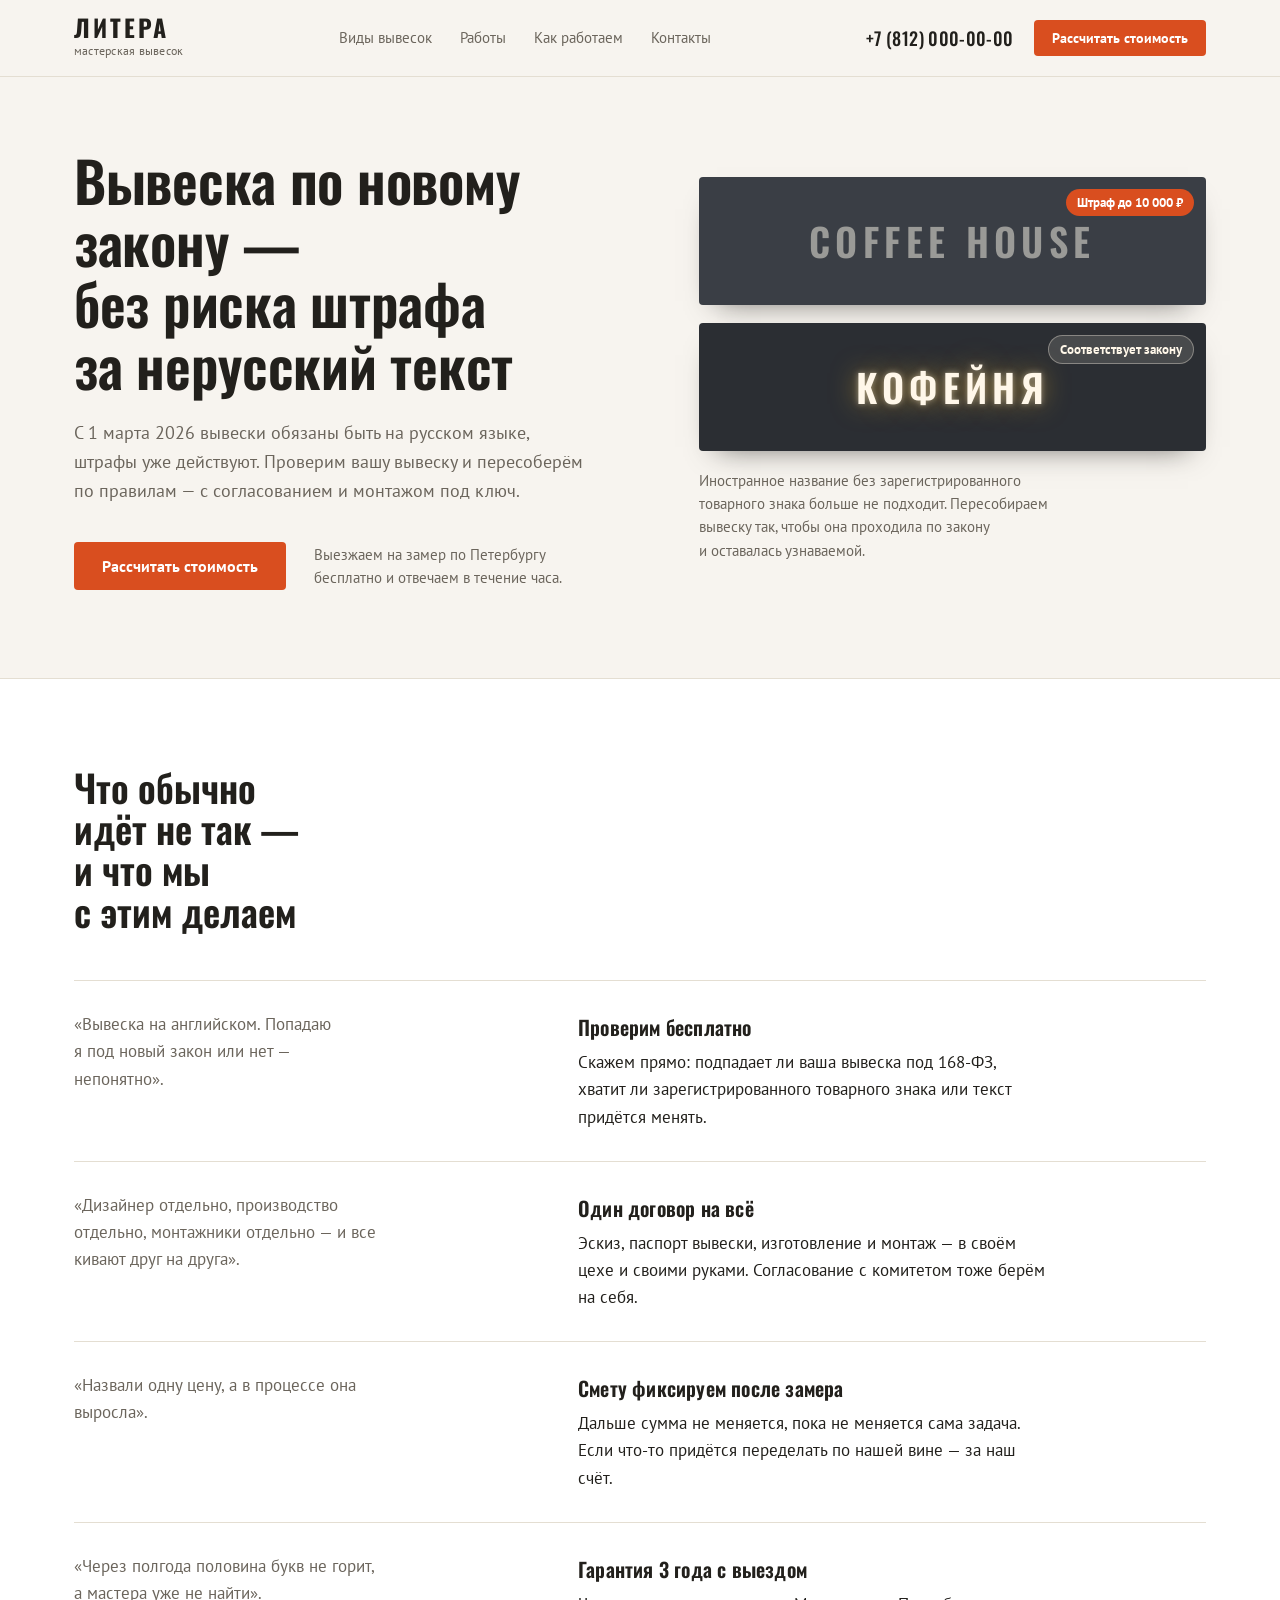
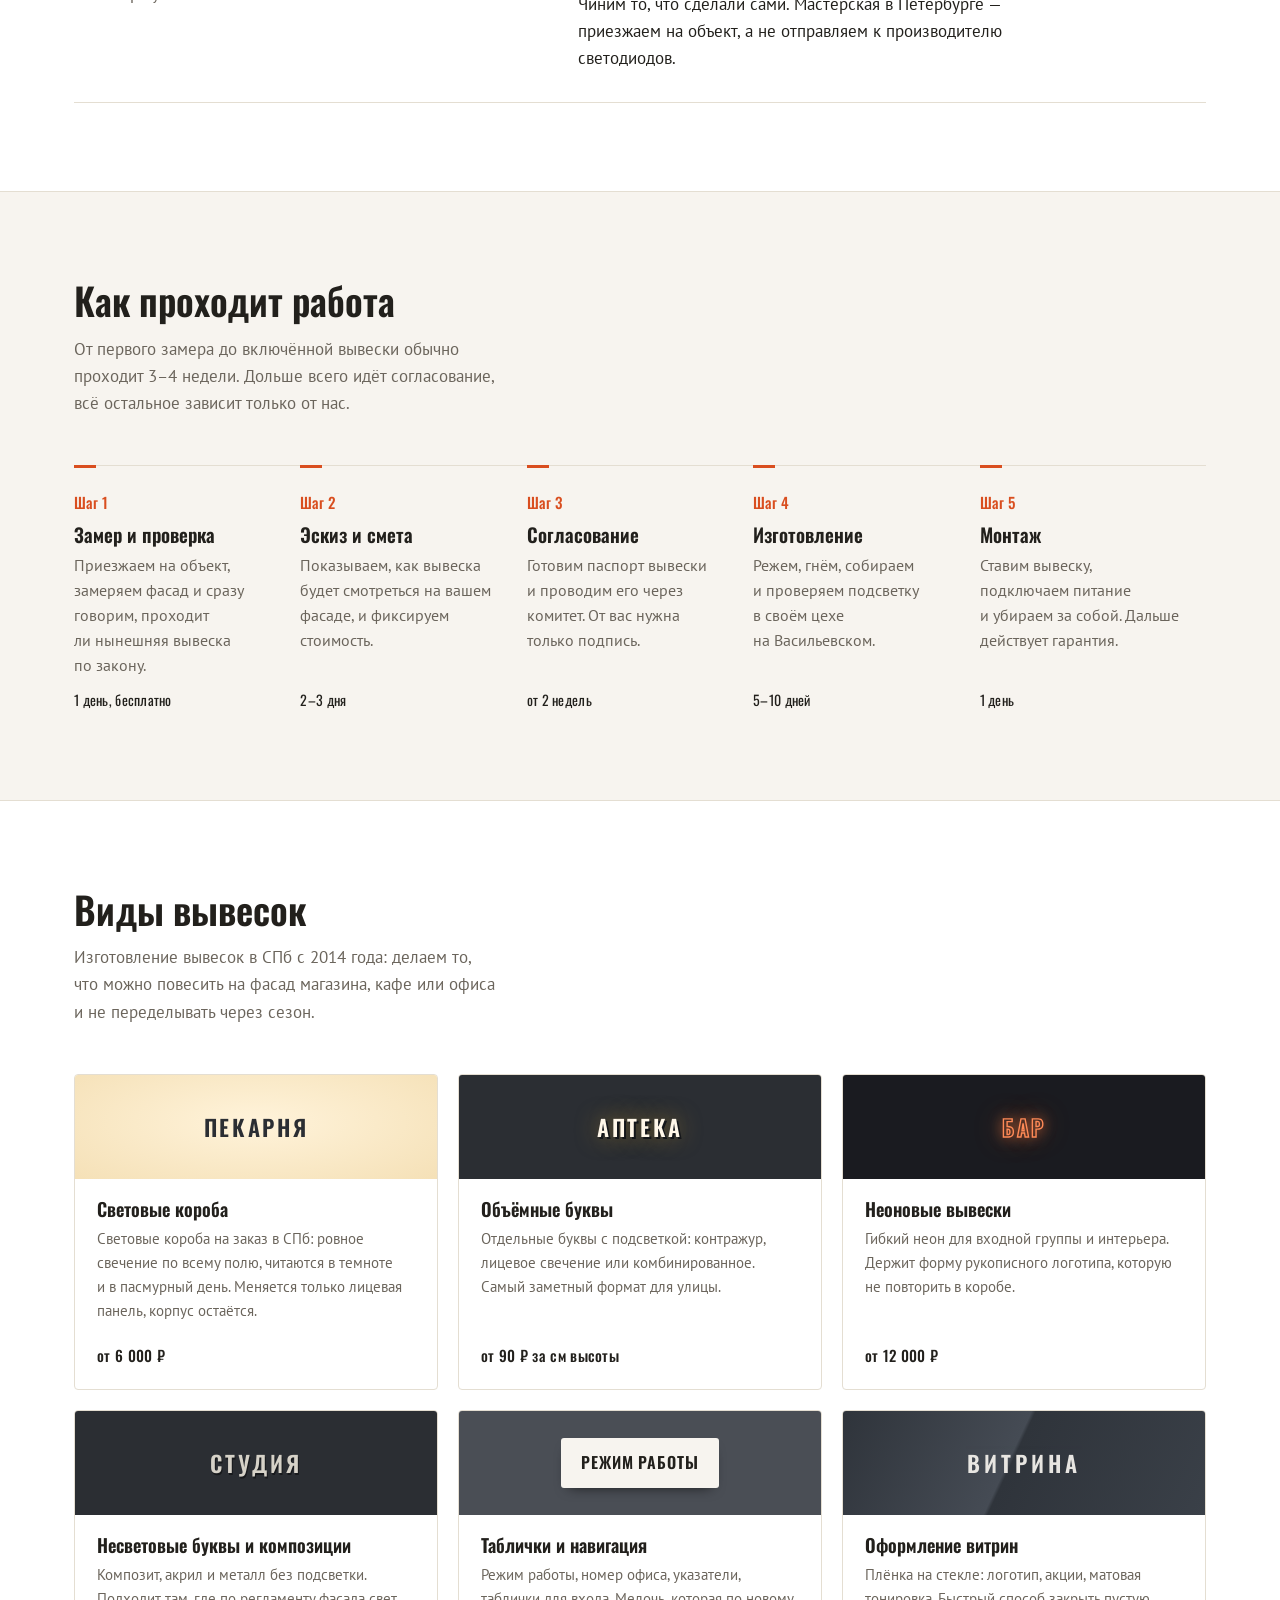
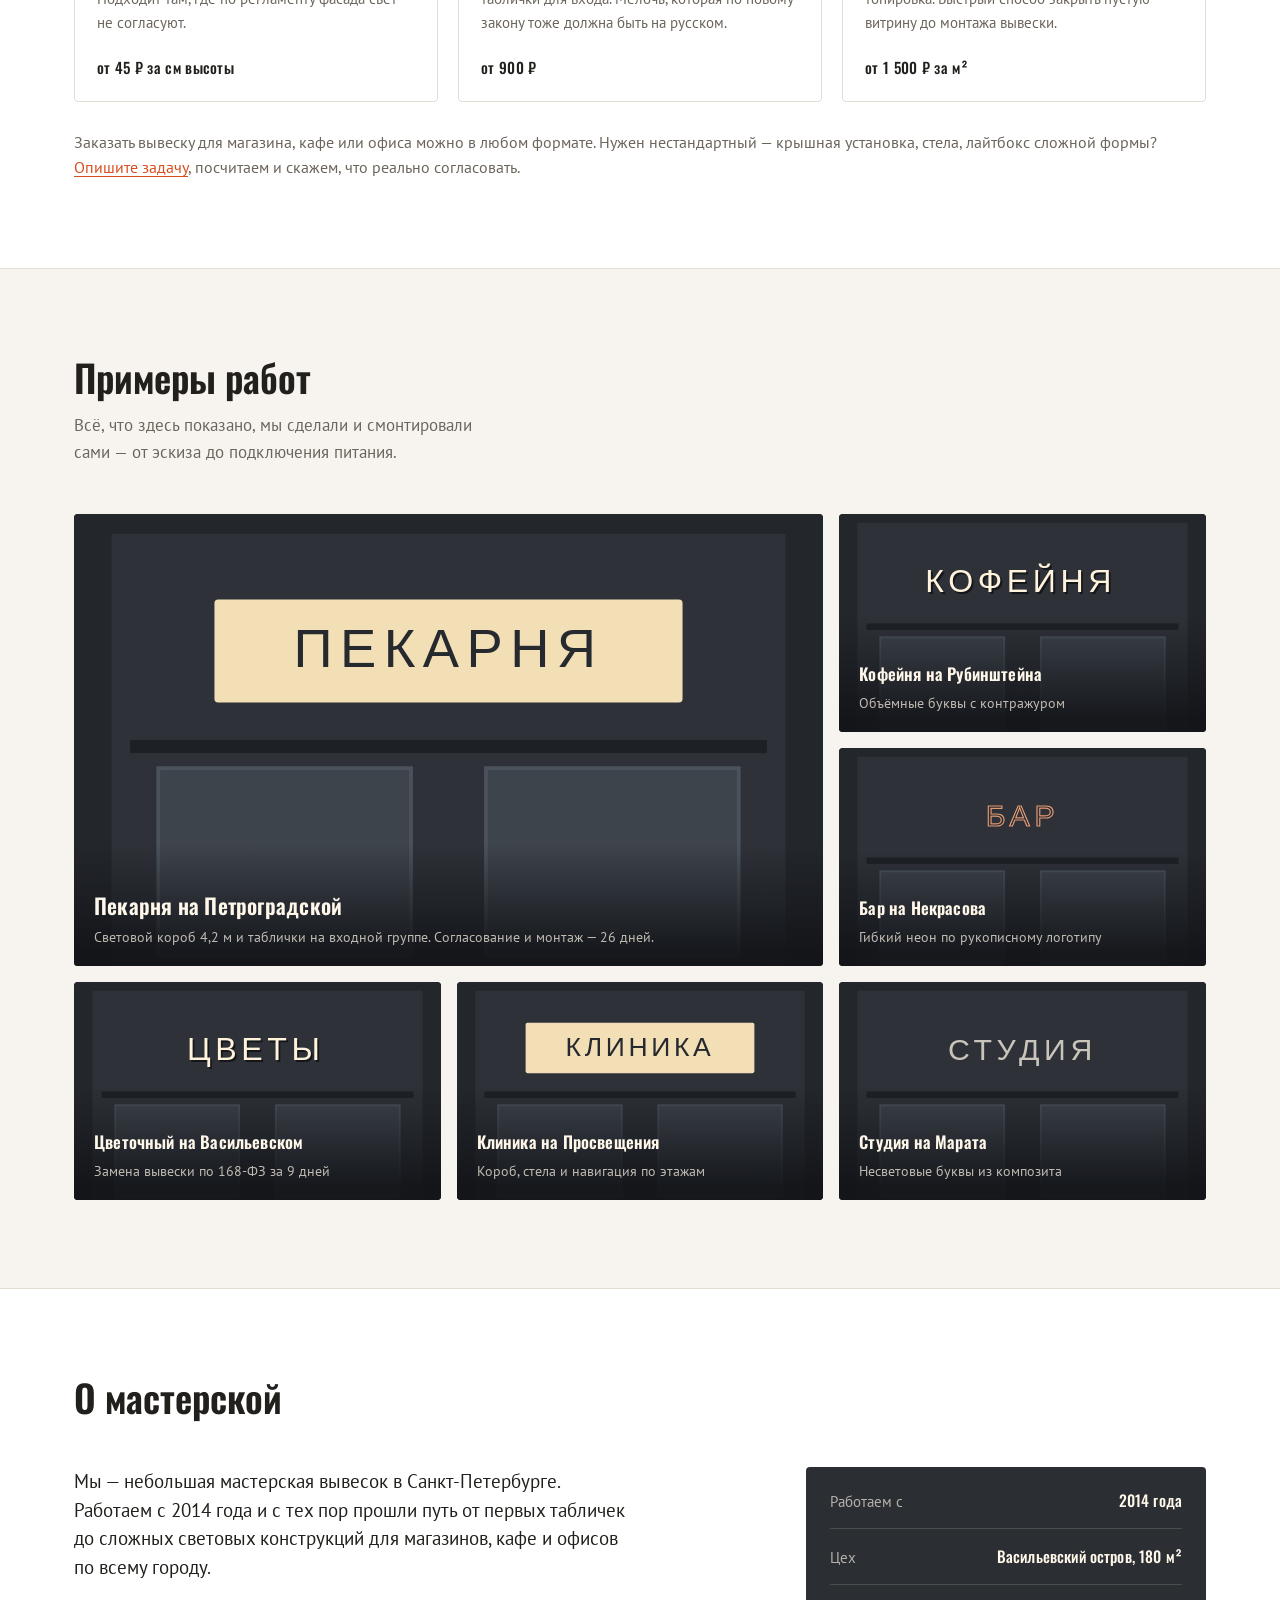
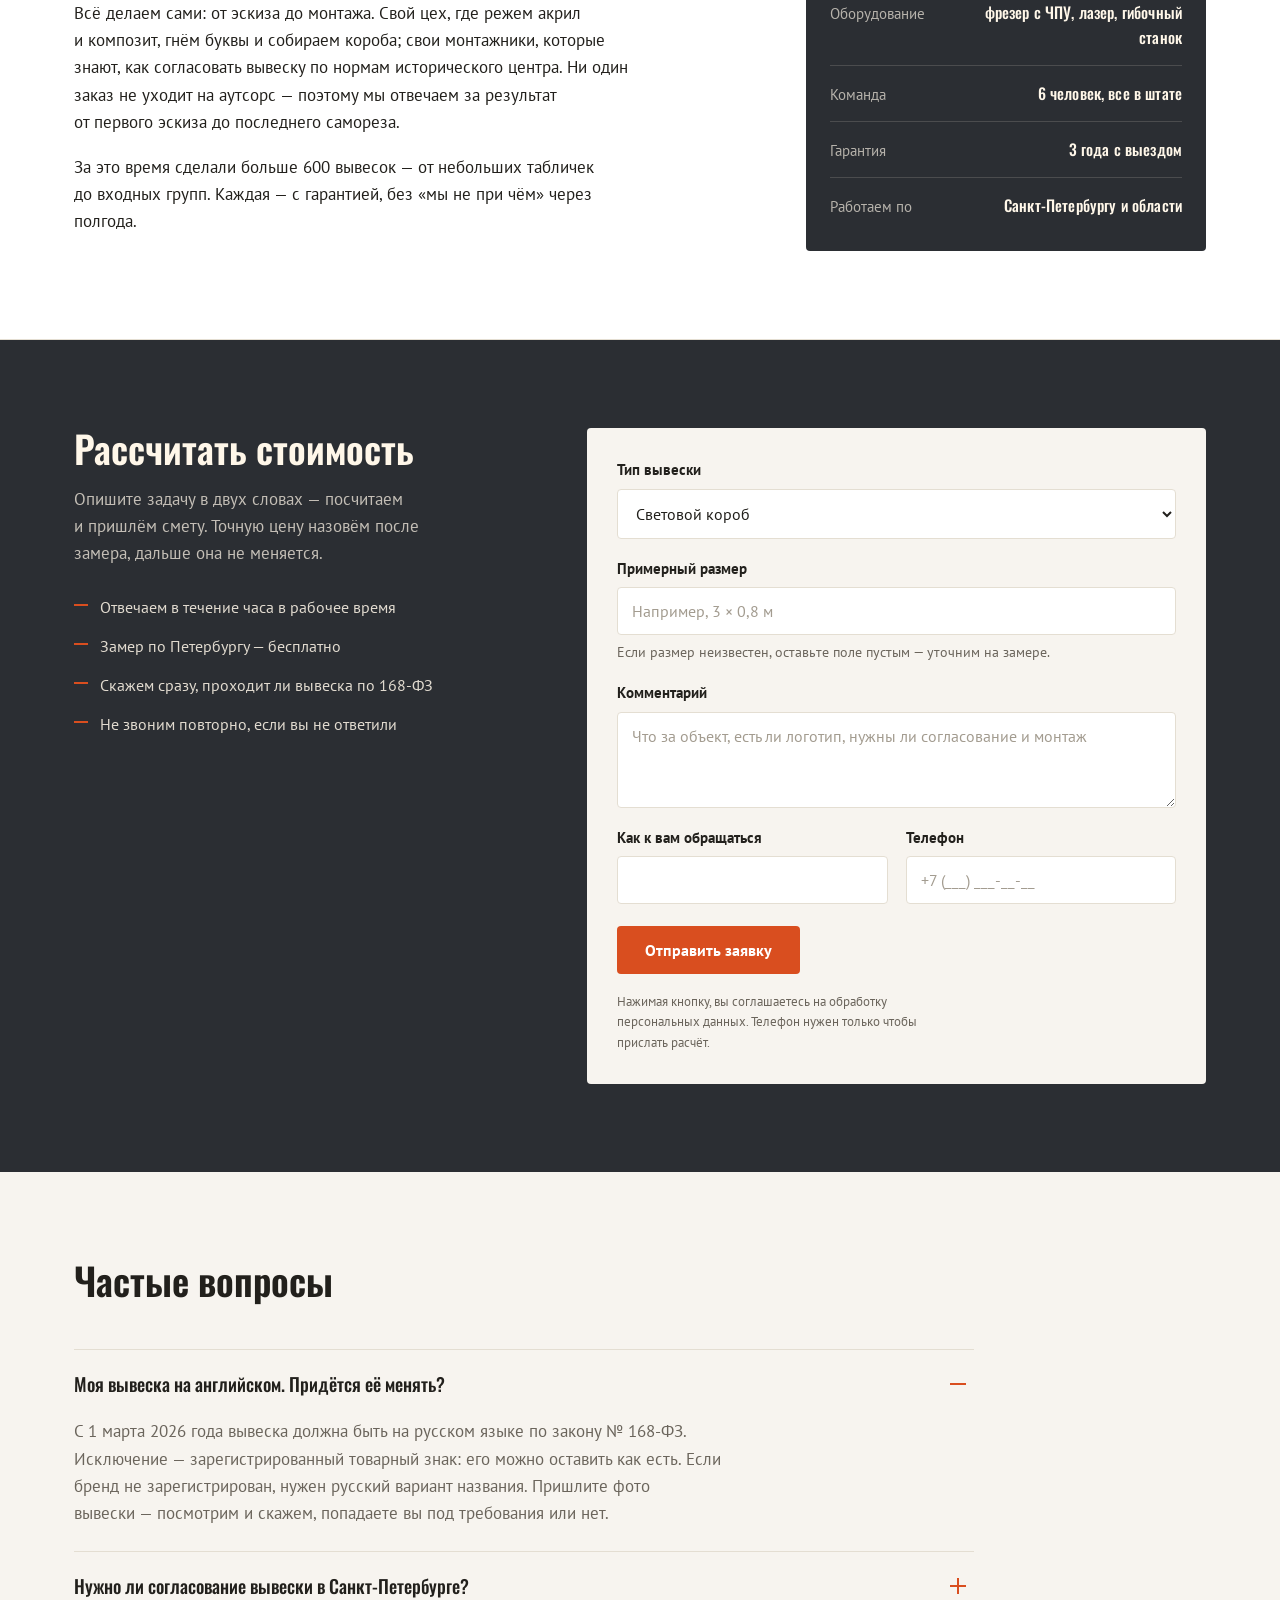
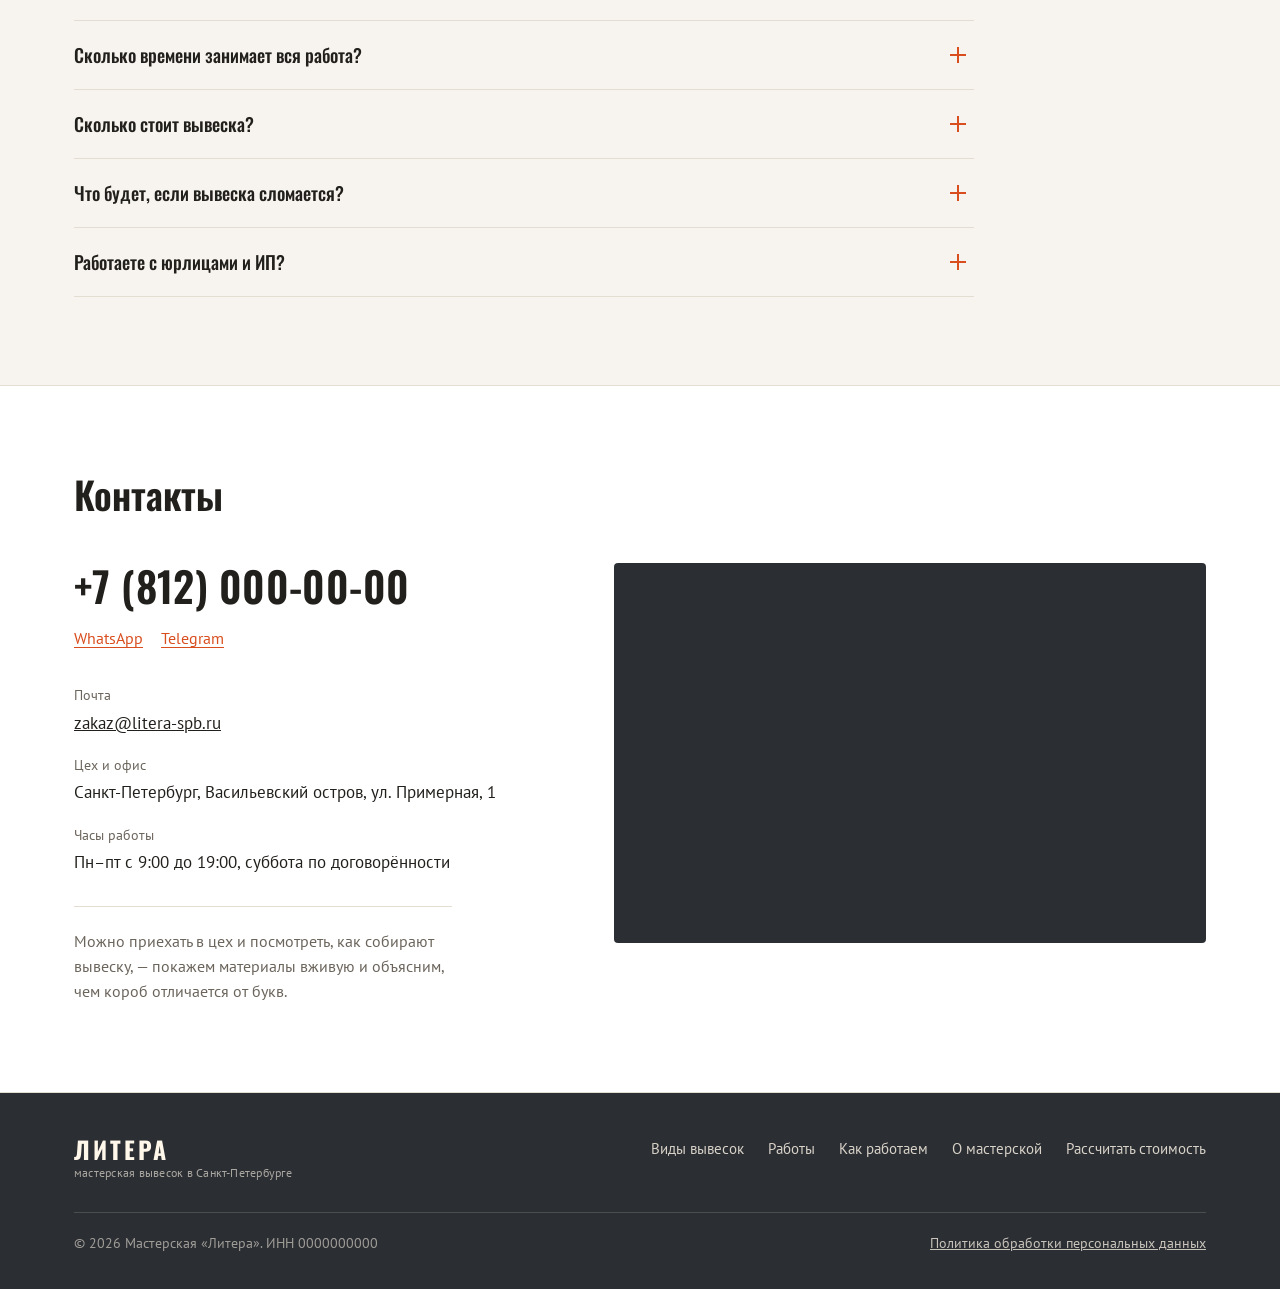
<file: demo-signage/index.html>
<!DOCTYPE html>
<html lang="ru">
<head>
  <meta charset="UTF-8">
  <meta name="viewport" content="width=device-width, initial-scale=1">
  <title>Изготовление вывесок в&nbsp;Санкт-Петербурге&nbsp;— мастерская «Литера»</title>
  <meta name="description" content="Изготовление вывесок в СПб: световые короба, объёмные буквы, неон. Заказать вывеску для магазина или кафе — с согласованием и монтажом под ключ.">
  <link rel="canonical" href="https://litera-spb.ru/">
  <meta name="theme-color" content="#F7F4EF">
  <meta property="og:type" content="website">
  <meta property="og:locale" content="ru_RU">
  <meta property="og:site_name" content="Мастерская вывесок «Литера»">
  <meta property="og:title" content="Изготовление вывесок в Санкт-Петербурге — мастерская «Литера»">
  <meta property="og:description" content="Световые короба, объёмные буквы и неон для магазинов, кафе и офисов. Согласование и монтаж под ключ.">
  <meta property="og:url" content="https://litera-spb.ru/">
  <link rel="preconnect" href="https://fonts.googleapis.com">
  <link rel="preconnect" href="https://fonts.gstatic.com" crossorigin>
  <link href="https://fonts.googleapis.com/css2?family=Oswald:wght@400;500;600;700&family=PT+Sans:wght@400;700&display=swap" rel="stylesheet">
  <link rel="stylesheet" href="styles.css">
  <script type="application/ld+json">
  {
    "@context": "https://schema.org",
    "@type": "LocalBusiness",
    "name": "Мастерская вывесок «Литера»",
    "description": "Изготовление вывесок в Санкт-Петербурге: световые короба, объёмные буквы, неон, таблички. Согласование и монтаж под ключ.",
    "url": "https://litera-spb.ru/",
    "telephone": "+7 (812) 000-00-00",
    "email": "zakaz@litera-spb.ru",
    "priceRange": "от 900 ₽",
    "foundingDate": "2014",
    "address": {
      "@type": "PostalAddress",
      "addressLocality": "Санкт-Петербург",
      "streetAddress": "Васильевский остров, ул. Примерная, 1",
      "addressCountry": "RU"
    },
    "areaServed": "Санкт-Петербург и Ленинградская область",
    "openingHoursSpecification": [{
      "@type": "OpeningHoursSpecification",
      "dayOfWeek": ["Monday", "Tuesday", "Wednesday", "Thursday", "Friday"],
      "opens": "09:00",
      "closes": "19:00"
    }]
  }
  </script>
</head>
<body>
  <a class="skip-link" href="#main">Перейти к&nbsp;содержанию</a>

  <header class="site-header">
    <div class="shell site-header__inner">
      <a class="wordmark" href="#main">
        <span class="wordmark__name">Литера</span>
        <span class="wordmark__kind">мастерская вывесок</span>
      </a>

      <nav class="site-nav" id="site-nav" aria-label="Основные разделы">
        <a href="#types">Виды вывесок</a>
        <a href="#works">Работы</a>
        <a href="#process">Как&nbsp;работаем</a>
        <a href="#contacts">Контакты</a>
        <a class="site-nav__phone" href="tel:+78120000000">+7 (812) 000-00-00</a>
      </nav>

      <div class="site-header__contact">
        <a class="phone" href="tel:+78120000000">+7 (812) 000-00-00</a>
        <a class="btn btn--accent btn--sm" href="#calc"><span>Рассчитать</span><span class="btn__extra">стоимость</span></a>
        <button class="nav-toggle" type="button" aria-label="Меню" aria-expanded="false" aria-controls="site-nav">
          <svg class="nav-toggle__icon" width="28" height="24" viewBox="0 0 28 24" fill="none" aria-hidden="true">
            <path d="M1 4h26M1 12h26M1 20h26" stroke="currentColor" stroke-width="2"/>
          </svg>
          <svg class="nav-toggle__icon nav-toggle__icon--close" width="28" height="24" viewBox="0 0 28 24" fill="none" aria-hidden="true">
            <path d="M6 4l16 16M22 4L6 20" stroke="currentColor" stroke-width="2"/>
          </svg>
        </button>
      </div>
    </div>
  </header>

  <main id="main">
    <section class="hero">
      <div class="shell hero__inner">
        <div class="hero__text">
          <h1>Вывеска по&nbsp;новому закону&nbsp;— без&nbsp;риска штрафа за&nbsp;нерусский текст</h1>
          <p class="lead">
            С&nbsp;1 марта 2026 вывески обязаны быть на&nbsp;русском языке, штрафы уже действуют.
            Проверим вашу вывеску и&nbsp;пересоберём по&nbsp;правилам&nbsp;— с&nbsp;согласованием и&nbsp;монтажом под&nbsp;ключ.
          </p>
          <div class="hero__actions">
            <a class="btn btn--accent" href="#calc">Рассчитать стоимость</a>
            <p class="hero__note">Выезжаем на&nbsp;замер по&nbsp;Петербургу бесплатно и&nbsp;отвечаем в&nbsp;течение часа.</p>
          </div>
        </div>

        <figure class="sign-demo">
          <div class="sign sign--old">
            <span class="sign__letters">COFFEE HOUSE</span>
            <span class="sign__tag sign__tag--warn">Штраф до&nbsp;10 000 ₽</span>
          </div>
          <div class="sign sign--new">
            <span class="sign__letters">Кофейня</span>
            <span class="sign__tag sign__tag--ok">Соответствует закону</span>
          </div>
          <figcaption>
            Иностранное название без&nbsp;зарегистрированного товарного знака больше не&nbsp;подходит.
            Пересобираем вывеску так, чтобы она проходила по&nbsp;закону и&nbsp;оставалась узнаваемой.
          </figcaption>
        </figure>
      </div>
    </section>

    <section class="section section--surface" id="pains">
      <div class="shell">
        <div class="section__head">
          <h2>Что&nbsp;обычно идёт не&nbsp;так&nbsp;— и&nbsp;что&nbsp;мы с&nbsp;этим делаем</h2>
        </div>

        <div class="pains">
          <div class="pain">
            <p class="pain__worry">«Вывеска на&nbsp;английском. Попадаю я&nbsp;под&nbsp;новый закон или нет&nbsp;— непонятно».</p>
            <p class="pain__answer">
              <b>Проверим бесплатно</b>
              Скажем прямо: подпадает ли&nbsp;ваша вывеска под&nbsp;168-ФЗ, хватит ли&nbsp;зарегистрированного товарного знака или текст придётся менять.
            </p>
          </div>

          <div class="pain">
            <p class="pain__worry">«Дизайнер отдельно, производство отдельно, монтажники отдельно&nbsp;— и&nbsp;все кивают друг на&nbsp;друга».</p>
            <p class="pain__answer">
              <b>Один договор на&nbsp;всё</b>
              Эскиз, паспорт вывески, изготовление и&nbsp;монтаж&nbsp;— в&nbsp;своём цехе и&nbsp;своими руками. Согласование с&nbsp;комитетом тоже берём на&nbsp;себя.
            </p>
          </div>

          <div class="pain">
            <p class="pain__worry">«Назвали одну цену, а&nbsp;в&nbsp;процессе она выросла».</p>
            <p class="pain__answer">
              <b>Смету фиксируем после замера</b>
              Дальше сумма не&nbsp;меняется, пока не&nbsp;меняется сама задача. Если что-то придётся переделать по&nbsp;нашей вине&nbsp;— за&nbsp;наш счёт.
            </p>
          </div>

          <div class="pain">
            <p class="pain__worry">«Через полгода половина букв не&nbsp;горит, а&nbsp;мастера уже не&nbsp;найти».</p>
            <p class="pain__answer">
              <b>Гарантия 3&nbsp;года с&nbsp;выездом</b>
              Чиним то, что&nbsp;сделали сами. Мастерская в&nbsp;Петербурге&nbsp;— приезжаем на&nbsp;объект, а&nbsp;не отправляем к&nbsp;производителю светодиодов.
            </p>
          </div>
        </div>
      </div>
    </section>

    <section class="section" id="process">
      <div class="shell">
        <div class="section__head section__head--wide">
          <h2>Как&nbsp;проходит работа</h2>
          <p class="section__lead">От&nbsp;первого замера до&nbsp;включённой вывески обычно проходит 3–4&nbsp;недели. Дольше всего идёт согласование, всё остальное зависит только от&nbsp;нас.</p>
        </div>

        <ol class="steps">
          <li class="step">
            <span class="step__num">Шаг 1</span>
            <h3>Замер и&nbsp;проверка</h3>
            <p>Приезжаем на&nbsp;объект, замеряем фасад и&nbsp;сразу говорим, проходит ли&nbsp;нынешняя вывеска по&nbsp;закону.</p>
            <span class="step__time">1&nbsp;день, бесплатно</span>
          </li>
          <li class="step">
            <span class="step__num">Шаг 2</span>
            <h3>Эскиз и&nbsp;смета</h3>
            <p>Показываем, как&nbsp;вывеска будет смотреться на&nbsp;вашем фасаде, и&nbsp;фиксируем стоимость.</p>
            <span class="step__time">2–3&nbsp;дня</span>
          </li>
          <li class="step">
            <span class="step__num">Шаг 3</span>
            <h3>Согласование</h3>
            <p>Готовим паспорт вывески и&nbsp;проводим его через комитет. От&nbsp;вас нужна только подпись.</p>
            <span class="step__time">от&nbsp;2&nbsp;недель</span>
          </li>
          <li class="step">
            <span class="step__num">Шаг 4</span>
            <h3>Изготовление</h3>
            <p>Режем, гнём, собираем и&nbsp;проверяем подсветку в&nbsp;своём цехе на&nbsp;Васильевском.</p>
            <span class="step__time">5–10&nbsp;дней</span>
          </li>
          <li class="step">
            <span class="step__num">Шаг 5</span>
            <h3>Монтаж</h3>
            <p>Ставим вывеску, подключаем питание и&nbsp;убираем за&nbsp;собой. Дальше действует гарантия.</p>
            <span class="step__time">1&nbsp;день</span>
          </li>
        </ol>
      </div>
    </section>

    <section class="section section--surface" id="types">
      <div class="shell">
        <div class="section__head section__head--wide">
          <h2>Виды вывесок</h2>
          <p class="section__lead">Изготовление вывесок в&nbsp;СПб с&nbsp;2014&nbsp;года: делаем то, что&nbsp;можно повесить на&nbsp;фасад магазина, кафе или офиса и&nbsp;не переделывать через сезон.</p>
        </div>

        <div class="types">
          <article class="type">
            <div class="type__demo demo--box"><span>Пекарня</span></div>
            <div class="type__body">
              <h3>Световые короба</h3>
              <p>Световые короба на&nbsp;заказ в&nbsp;СПб: ровное свечение по&nbsp;всему полю, читаются в&nbsp;темноте и&nbsp;в&nbsp;пасмурный день. Меняется только лицевая панель, корпус остаётся.</p>
              <span class="type__price">от&nbsp;6 000 ₽</span>
            </div>
          </article>

          <article class="type">
            <div class="type__demo demo--volume"><span>Аптека</span></div>
            <div class="type__body">
              <h3>Объёмные буквы</h3>
              <p>Отдельные буквы с&nbsp;подсветкой: контражур, лицевое свечение или комбинированное. Самый заметный формат для&nbsp;улицы.</p>
              <span class="type__price">от&nbsp;90 ₽ за&nbsp;см высоты</span>
            </div>
          </article>

          <article class="type">
            <div class="type__demo demo--neon"><span>Бар</span></div>
            <div class="type__body">
              <h3>Неоновые вывески</h3>
              <p>Гибкий неон для&nbsp;входной группы и&nbsp;интерьера. Держит форму рукописного логотипа, которую не&nbsp;повторить в&nbsp;коробе.</p>
              <span class="type__price">от&nbsp;12 000 ₽</span>
            </div>
          </article>

          <article class="type">
            <div class="type__demo demo--flat"><span>Студия</span></div>
            <div class="type__body">
              <h3>Несветовые буквы и&nbsp;композиции</h3>
              <p>Композит, акрил и&nbsp;металл без&nbsp;подсветки. Подходит там, где по&nbsp;регламенту фасада свет не&nbsp;согласуют.</p>
              <span class="type__price">от&nbsp;45 ₽ за&nbsp;см высоты</span>
            </div>
          </article>

          <article class="type">
            <div class="type__demo demo--plate"><span>Режим работы</span></div>
            <div class="type__body">
              <h3>Таблички и&nbsp;навигация</h3>
              <p>Режим работы, номер офиса, указатели, таблички для&nbsp;входа. Мелочь, которая по&nbsp;новому закону тоже должна быть на&nbsp;русском.</p>
              <span class="type__price">от&nbsp;900 ₽</span>
            </div>
          </article>

          <article class="type">
            <div class="type__demo demo--window"><span>Витрина</span></div>
            <div class="type__body">
              <h3>Оформление витрин</h3>
              <p>Плёнка на&nbsp;стекле: логотип, акции, матовая тонировка. Быстрый способ закрыть пустую витрину до&nbsp;монтажа вывески.</p>
              <span class="type__price">от&nbsp;1 500 ₽ за&nbsp;м²</span>
            </div>
          </article>
        </div>

        <p class="types-note">Заказать вывеску для&nbsp;магазина, кафе или офиса можно в&nbsp;любом формате. Нужен нестандартный&nbsp;— крышная установка, стела, лайтбокс сложной формы? <a href="#calc">Опишите задачу</a>, посчитаем и&nbsp;скажем, что&nbsp;реально согласовать.</p>
      </div>
    </section>

    <!-- Примеры работ: файлы в images/ — заглушки. Заменить на реальные фото объектов, alt-тексты обновить под фото. -->
    <section class="section" id="works">
      <div class="shell">
        <div class="section__head section__head--wide">
          <h2>Примеры работ</h2>
          <p class="section__lead">Всё, что&nbsp;здесь показано, мы&nbsp;сделали и&nbsp;смонтировали сами&nbsp;— от&nbsp;эскиза до&nbsp;подключения питания.</p>
        </div>

        <div class="works">
          <figure class="work work--feature">
            <img src="images/work-1.svg" alt="Световой короб пекарни на фасаде жилого дома в Санкт-Петербурге" width="800" height="600" loading="lazy">
            <figcaption>
              <span class="work__title">Пекарня на&nbsp;Петроградской</span>
              <span class="work__meta">Световой короб 4,2&nbsp;м и&nbsp;таблички на&nbsp;входной группе. Согласование и&nbsp;монтаж&nbsp;— 26&nbsp;дней.</span>
            </figcaption>
          </figure>

          <figure class="work">
            <img src="images/work-2.svg" alt="Объёмные буквы с подсветкой на вывеске кофейни" width="800" height="600" loading="lazy">
            <figcaption>
              <span class="work__title">Кофейня на&nbsp;Рубинштейна</span>
              <span class="work__meta">Объёмные буквы с&nbsp;контражуром</span>
            </figcaption>
          </figure>

          <figure class="work">
            <img src="images/work-3.svg" alt="Неоновая вывеска бара над входной группой" width="800" height="600" loading="lazy">
            <figcaption>
              <span class="work__title">Бар на&nbsp;Некрасова</span>
              <span class="work__meta">Гибкий неон по&nbsp;рукописному логотипу</span>
            </figcaption>
          </figure>

          <figure class="work">
            <img src="images/work-4.svg" alt="Вывеска цветочного магазина с объёмными буквами" width="800" height="600" loading="lazy">
            <figcaption>
              <span class="work__title">Цветочный на&nbsp;Васильевском</span>
              <span class="work__meta">Замена вывески по&nbsp;168-ФЗ за&nbsp;9&nbsp;дней</span>
            </figcaption>
          </figure>

          <figure class="work">
            <img src="images/work-5.svg" alt="Световой короб медицинской клиники на фасаде здания" width="800" height="600" loading="lazy">
            <figcaption>
              <span class="work__title">Клиника на&nbsp;Просвещения</span>
              <span class="work__meta">Короб, стела и&nbsp;навигация по&nbsp;этажам</span>
            </figcaption>
          </figure>

          <figure class="work">
            <img src="images/work-6.svg" alt="Несветовая вывеска студии из композита на фасаде" width="800" height="600" loading="lazy">
            <figcaption>
              <span class="work__title">Студия на&nbsp;Марата</span>
              <span class="work__meta">Несветовые буквы из&nbsp;композита</span>
            </figcaption>
          </figure>
        </div>
      </div>
    </section>

    <section class="section section--surface" id="about">
      <div class="shell">
        <div class="section__head section__head--wide">
          <h2>О&nbsp;мастерской</h2>
        </div>

        <div class="about">
          <div class="about__text">
            <p>Мы&nbsp;— небольшая мастерская вывесок в&nbsp;Санкт-Петербурге. Работаем с&nbsp;2014&nbsp;года и&nbsp;с&nbsp;тех пор прошли путь от&nbsp;первых табличек до&nbsp;сложных световых конструкций для&nbsp;магазинов, кафе и&nbsp;офисов по&nbsp;всему городу.</p>
            <p>Всё делаем сами: от&nbsp;эскиза до&nbsp;монтажа. Свой цех, где режем акрил и&nbsp;композит, гнём буквы и&nbsp;собираем короба; свои монтажники, которые знают, как&nbsp;согласовать вывеску по&nbsp;нормам исторического центра. Ни&nbsp;один заказ не&nbsp;уходит на&nbsp;аутсорс&nbsp;— поэтому мы&nbsp;отвечаем за&nbsp;результат от&nbsp;первого эскиза до&nbsp;последнего самореза.</p>
            <p>За&nbsp;это время сделали больше 600 вывесок&nbsp;— от&nbsp;небольших табличек до&nbsp;входных групп. Каждая&nbsp;— с&nbsp;гарантией, без&nbsp;«мы&nbsp;не&nbsp;при&nbsp;чём» через полгода.</p>
          </div>

          <dl class="spec">
            <div class="spec__row"><dt>Работаем с</dt><dd>2014&nbsp;года</dd></div>
            <div class="spec__row"><dt>Цех</dt><dd>Васильевский остров, 180&nbsp;м²</dd></div>
            <div class="spec__row"><dt>Оборудование</dt><dd>фрезер с&nbsp;ЧПУ, лазер, гибочный станок</dd></div>
            <div class="spec__row"><dt>Команда</dt><dd>6&nbsp;человек, все в&nbsp;штате</dd></div>
            <div class="spec__row"><dt>Гарантия</dt><dd>3&nbsp;года с&nbsp;выездом</dd></div>
            <div class="spec__row"><dt>Работаем по</dt><dd>Санкт-Петербургу и&nbsp;области</dd></div>
          </dl>
        </div>
      </div>
    </section>

    <section class="section section--dark" id="calc">
      <div class="shell">
        <div class="calc">
          <div class="calc__intro">
            <h2>Рассчитать стоимость</h2>
            <p>Опишите задачу в&nbsp;двух словах&nbsp;— посчитаем и&nbsp;пришлём смету. Точную цену назовём после замера, дальше она не&nbsp;меняется.</p>
            <ul class="calc__list">
              <li>Отвечаем в&nbsp;течение часа в&nbsp;рабочее время</li>
              <li>Замер по&nbsp;Петербургу&nbsp;— бесплатно</li>
              <li>Скажем сразу, проходит ли&nbsp;вывеска по&nbsp;168-ФЗ</li>
              <li>Не&nbsp;звоним повторно, если вы&nbsp;не&nbsp;ответили</li>
            </ul>
          </div>

          <form class="form" id="calc-form" novalidate>
            <div class="field">
              <label for="type">Тип вывески</label>
              <select id="type" name="type">
                <option>Световой короб</option>
                <option>Объёмные буквы</option>
                <option>Неоновая вывеска</option>
                <option>Несветовые буквы и&nbsp;композиции</option>
                <option>Таблички и&nbsp;навигация</option>
                <option>Оформление витрины</option>
                <option>Пока не&nbsp;знаю&nbsp;— подскажите</option>
              </select>
            </div>

            <div class="field">
              <label for="size">Примерный размер</label>
              <input type="text" id="size" name="size" placeholder="Например, 3 × 0,8 м">
              <span class="field__hint">Если размер неизвестен, оставьте поле пустым&nbsp;— уточним на&nbsp;замере.</span>
            </div>

            <div class="field">
              <label for="comment">Комментарий</label>
              <textarea id="comment" name="comment" placeholder="Что за объект, есть ли логотип, нужны ли согласование и монтаж"></textarea>
            </div>

            <div class="field-row">
              <div class="field">
                <label for="name">Как&nbsp;к&nbsp;вам обращаться</label>
                <input type="text" id="name" name="name" autocomplete="name">
              </div>
              <div class="field">
                <label for="phone">Телефон</label>
                <input type="tel" id="phone" name="phone" placeholder="+7 (___) ___-__-__" autocomplete="tel" required>
              </div>
            </div>

            <button class="btn btn--accent form__submit" type="submit">Отправить заявку</button>
            <p class="form__legal">Нажимая кнопку, вы&nbsp;соглашаетесь на&nbsp;обработку персональных данных. Телефон нужен только чтобы прислать расчёт.</p>
          </form>

          <div class="form__done" id="calc-done" hidden>
            <h3>Заявка отправлена</h3>
            <p>Спасибо. Посмотрим задачу и&nbsp;вернёмся с&nbsp;расчётом в&nbsp;течение часа в&nbsp;рабочее время. Если нужно срочно&nbsp;— звоните: <a href="tel:+78120000000">+7 (812) 000-00-00</a>.</p>
          </div>
        </div>
      </div>
    </section>

    <section class="section" id="faq">
      <div class="shell">
        <div class="section__head section__head--wide">
          <h2>Частые вопросы</h2>
        </div>

        <div class="faq">
          <details class="faq__item" open>
            <summary>Моя вывеска на&nbsp;английском. Придётся её менять?</summary>
            <p class="faq__answer">С&nbsp;1 марта 2026&nbsp;года вывеска должна быть на&nbsp;русском языке по&nbsp;закону №&nbsp;168-ФЗ. Исключение&nbsp;— зарегистрированный товарный знак: его можно оставить как&nbsp;есть. Если бренд не&nbsp;зарегистрирован, нужен русский вариант названия. Пришлите фото вывески&nbsp;— посмотрим и&nbsp;скажем, попадаете вы&nbsp;под&nbsp;требования или нет.</p>
          </details>

          <details class="faq__item">
            <summary>Нужно ли&nbsp;согласование вывески в&nbsp;Санкт-Петербурге?</summary>
            <p class="faq__answer">Для&nbsp;фасадных конструкций нужен паспорт вывески и&nbsp;согласование с&nbsp;городом, а&nbsp;в&nbsp;историческом центре требования жёстче: ограничения по&nbsp;размерам, месту крепления и&nbsp;подсветке. Мы&nbsp;готовим документы и&nbsp;проводим согласование сами&nbsp;— от&nbsp;вас нужна только подпись.</p>
          </details>

          <details class="faq__item">
            <summary>Сколько времени занимает вся работа?</summary>
            <p class="faq__answer">Изготовление&nbsp;— от&nbsp;5 до&nbsp;10&nbsp;дней, монтаж&nbsp;— один день. Дольше всего идёт согласование, от&nbsp;двух недель. Если вывеска не&nbsp;требует согласования, укладываемся в&nbsp;неделю-полторы.</p>
          </details>

          <details class="faq__item">
            <summary>Сколько стоит вывеска?</summary>
            <p class="faq__answer">Зависит от&nbsp;типа, размера и&nbsp;подсветки: короб&nbsp;— от&nbsp;6 000 ₽, объёмные буквы&nbsp;— от&nbsp;90 ₽ за&nbsp;сантиметр высоты, таблички&nbsp;— от&nbsp;900 ₽. Точную сумму называем после замера и&nbsp;дальше не&nbsp;меняем, пока не&nbsp;меняется сама задача.</p>
          </details>

          <details class="faq__item">
            <summary>Что&nbsp;будет, если вывеска сломается?</summary>
            <p class="faq__answer">Гарантия&nbsp;— 3&nbsp;года. Если что-то перестало гореть или отошло крепление, приезжаем и&nbsp;чиним сами, без&nbsp;поиска подрядчика и&nbsp;переписки с&nbsp;поставщиком светодиодов.</p>
          </details>

          <details class="faq__item">
            <summary>Работаете с&nbsp;юрлицами и&nbsp;ИП?</summary>
            <p class="faq__answer">Да, работаем по&nbsp;договору с&nbsp;ИП и&nbsp;ООО, даём полный пакет закрывающих документов: счёт, акт, накладную. С&nbsp;физлицами тоже работаем.</p>
          </details>
        </div>
      </div>
    </section>

    <section class="section section--surface" id="contacts">
      <div class="shell">
        <div class="section__head section__head--wide">
          <h2>Контакты</h2>
        </div>

        <div class="contacts">
          <div class="contacts__info">
            <a class="contacts__phone" href="tel:+78120000000">+7 (812) 000-00-00</a>
            <p class="contacts__messengers">
              <a href="https://wa.me/78120000000">WhatsApp</a>
              <a href="https://t.me/litera_spb">Telegram</a>
            </p>

            <dl class="contacts__details">
              <div>
                <dt>Почта</dt>
                <dd><a href="mailto:zakaz@litera-spb.ru">zakaz@litera-spb.ru</a></dd>
              </div>
              <div>
                <dt>Цех и&nbsp;офис</dt>
                <dd>Санкт-Петербург, Васильевский остров, ул. Примерная, 1</dd>
              </div>
              <div>
                <dt>Часы работы</dt>
                <dd>Пн–пт с&nbsp;9:00 до&nbsp;19:00, суббота по&nbsp;договорённости</dd>
              </div>
            </dl>

            <p class="contacts__invite">Можно приехать в&nbsp;цех и&nbsp;посмотреть, как&nbsp;собирают вывеску, — покажем материалы вживую и&nbsp;объясним, чем короб отличается от&nbsp;букв.</p>
          </div>

          <!-- Карта: замените параметр text= на реальный адрес мастерской -->
          <div class="contacts__map">
            <iframe src="https://yandex.ru/map-widget/v1/?text=Санкт-Петербург,%20Васильевский%20остров&z=14" title="Мастерская вывесок «Литера» на карте Санкт-Петербурга" loading="lazy" allowfullscreen></iframe>
          </div>
        </div>
      </div>
    </section>
  </main>
  <footer class="site-footer">
    <div class="shell">
      <div class="site-footer__inner">
        <div class="wordmark">
          <span class="wordmark__name">Литера</span>
          <span class="wordmark__kind">мастерская вывесок в&nbsp;Санкт-Петербурге</span>
        </div>
        <nav class="footer-nav" aria-label="Разделы сайта">
          <a href="#types">Виды вывесок</a>
          <a href="#works">Работы</a>
          <a href="#process">Как&nbsp;работаем</a>
          <a href="#about">О&nbsp;мастерской</a>
          <a href="#calc">Рассчитать стоимость</a>
        </nav>
      </div>
      <div class="site-footer__legal">
        <span>© 2026 Мастерская «Литера». ИНН 0000000000</span>
        <a href="privacy.html">Политика обработки персональных данных</a>
      </div>
    </div>
  </footer>
  <script src="script.js"></script>
</body>
</html>
</file>
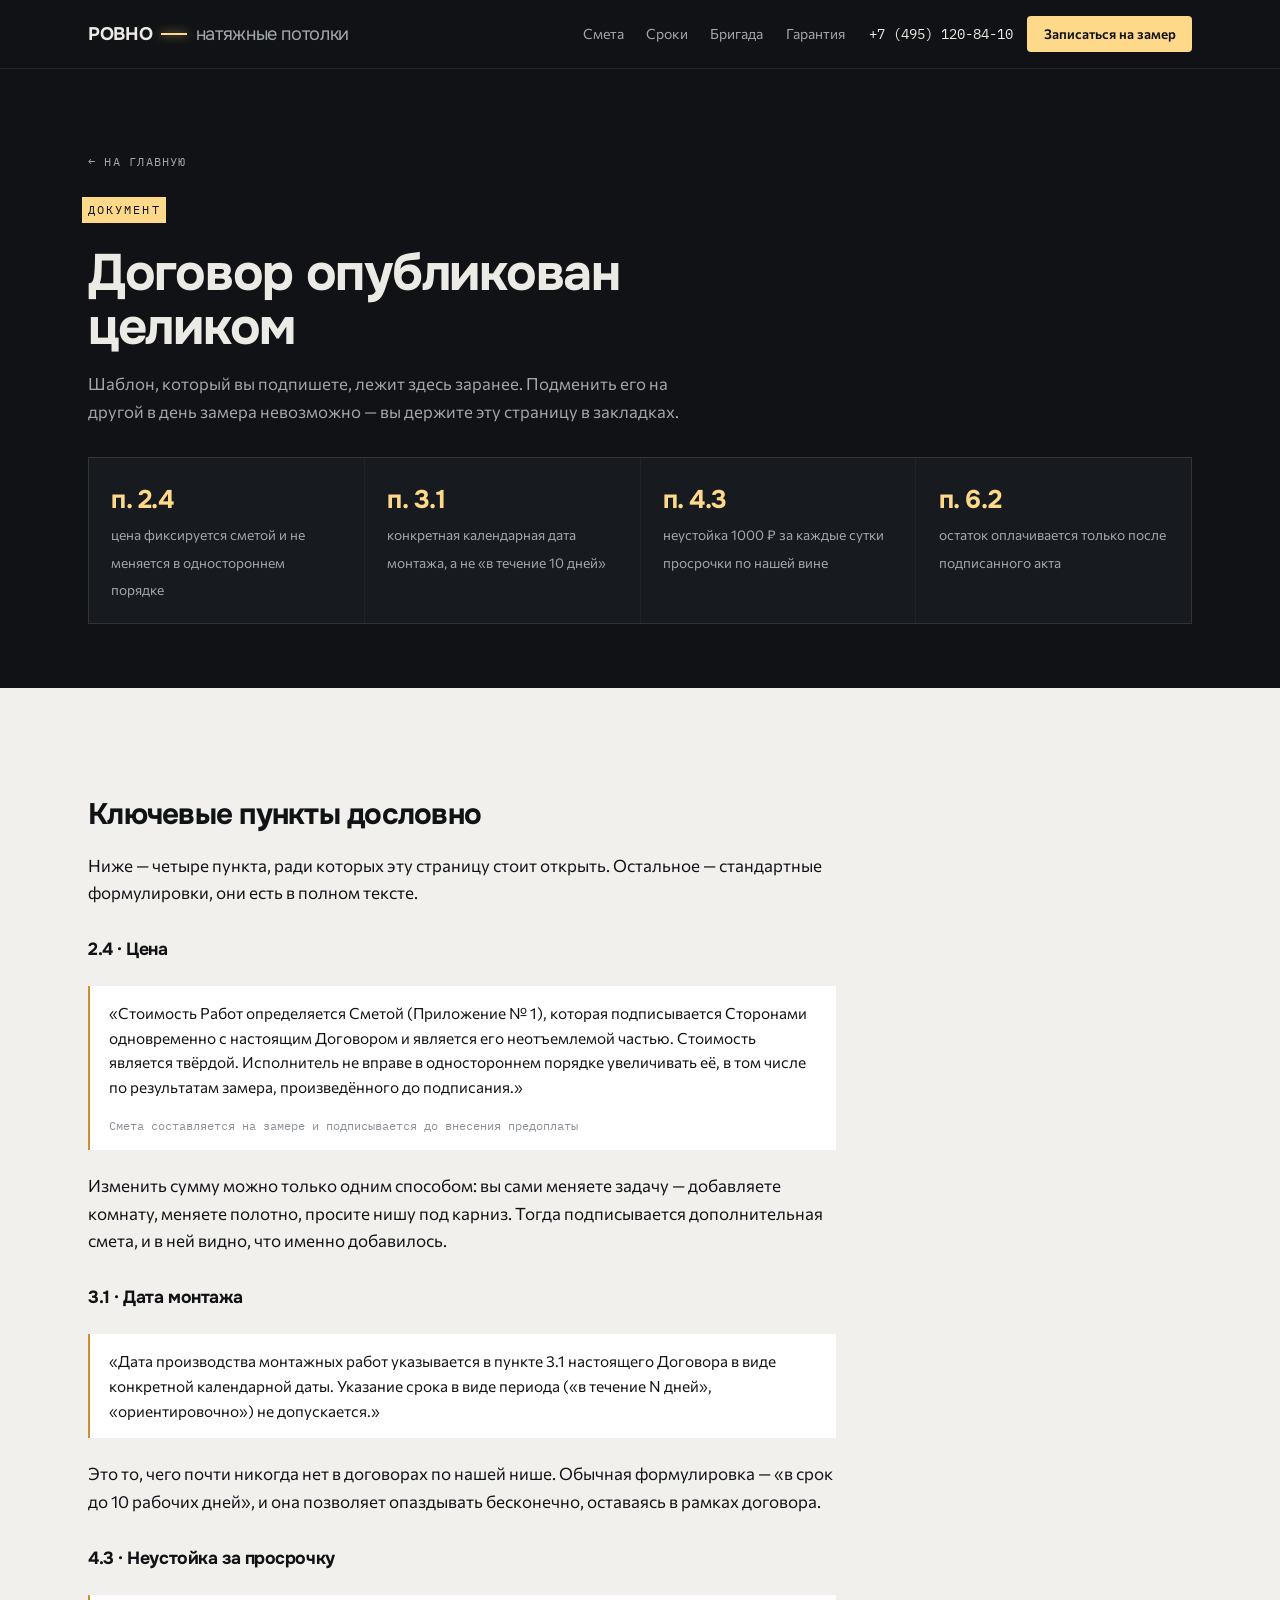
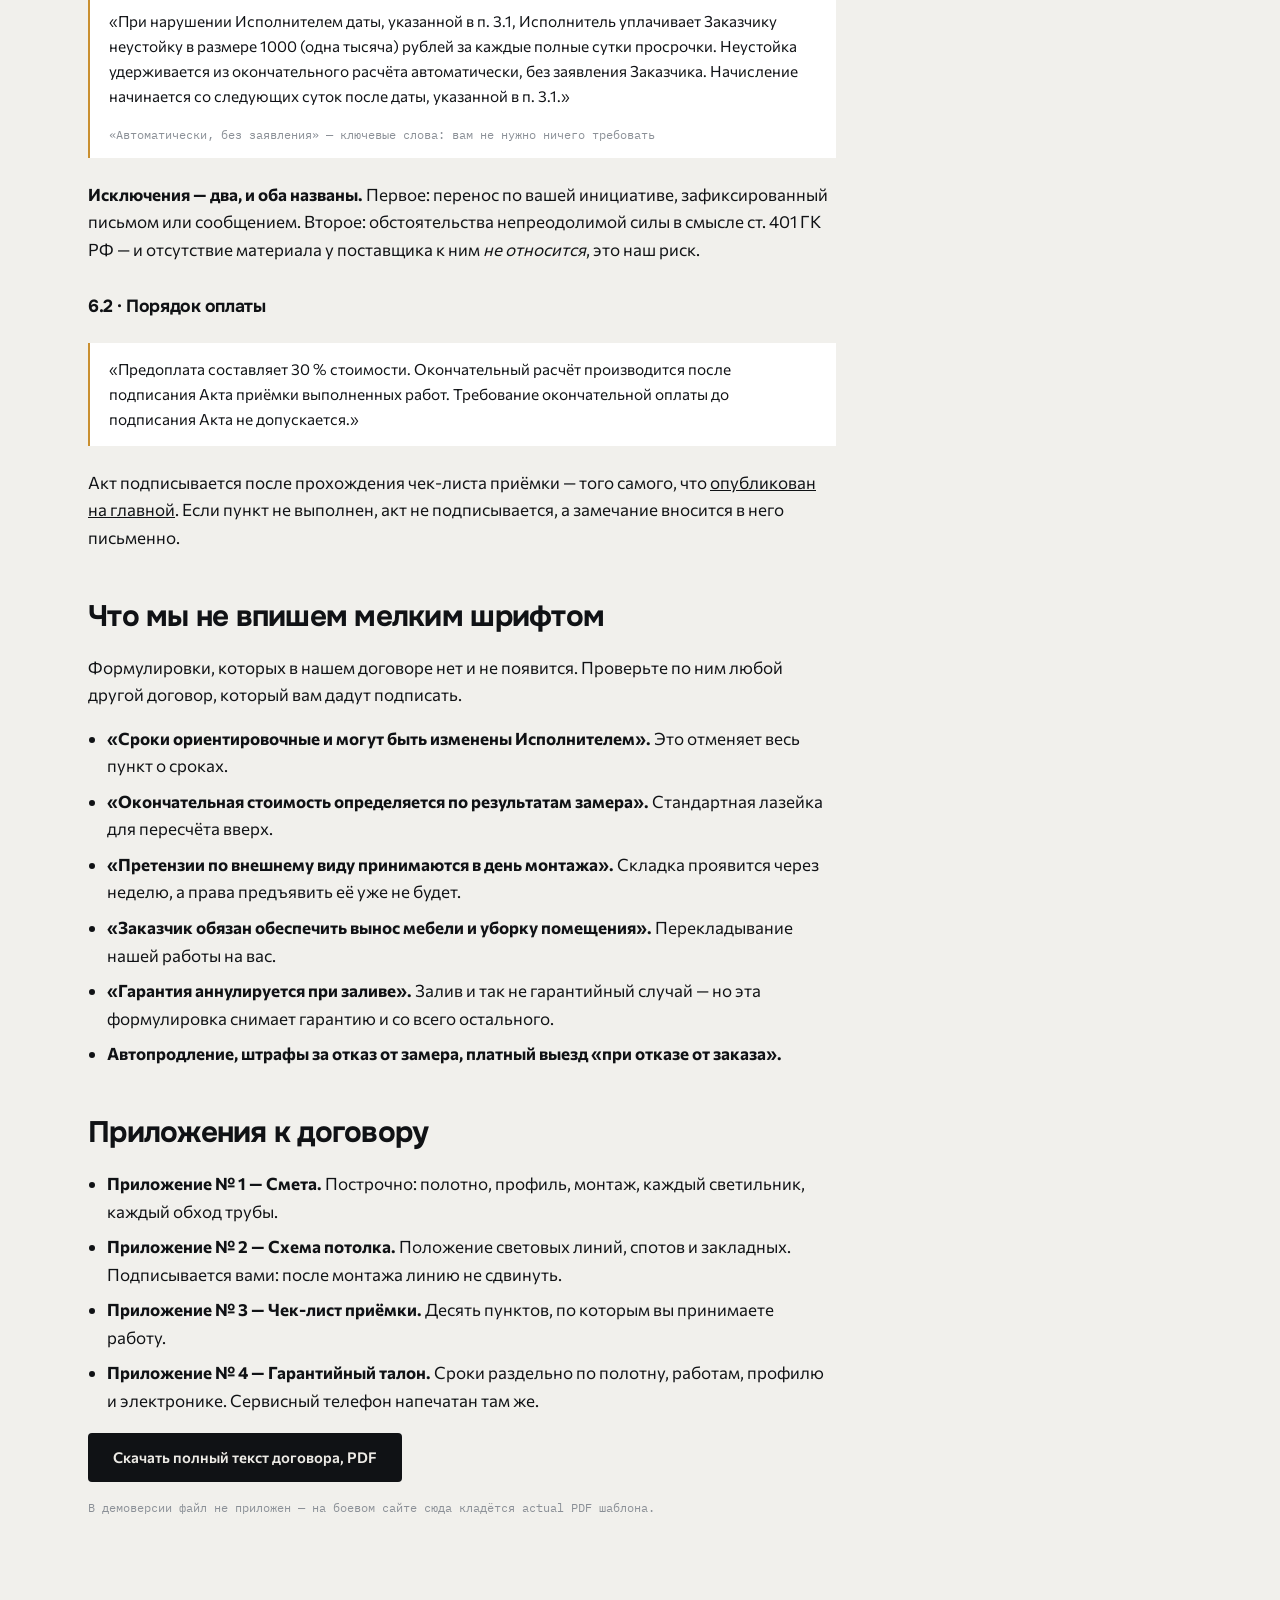
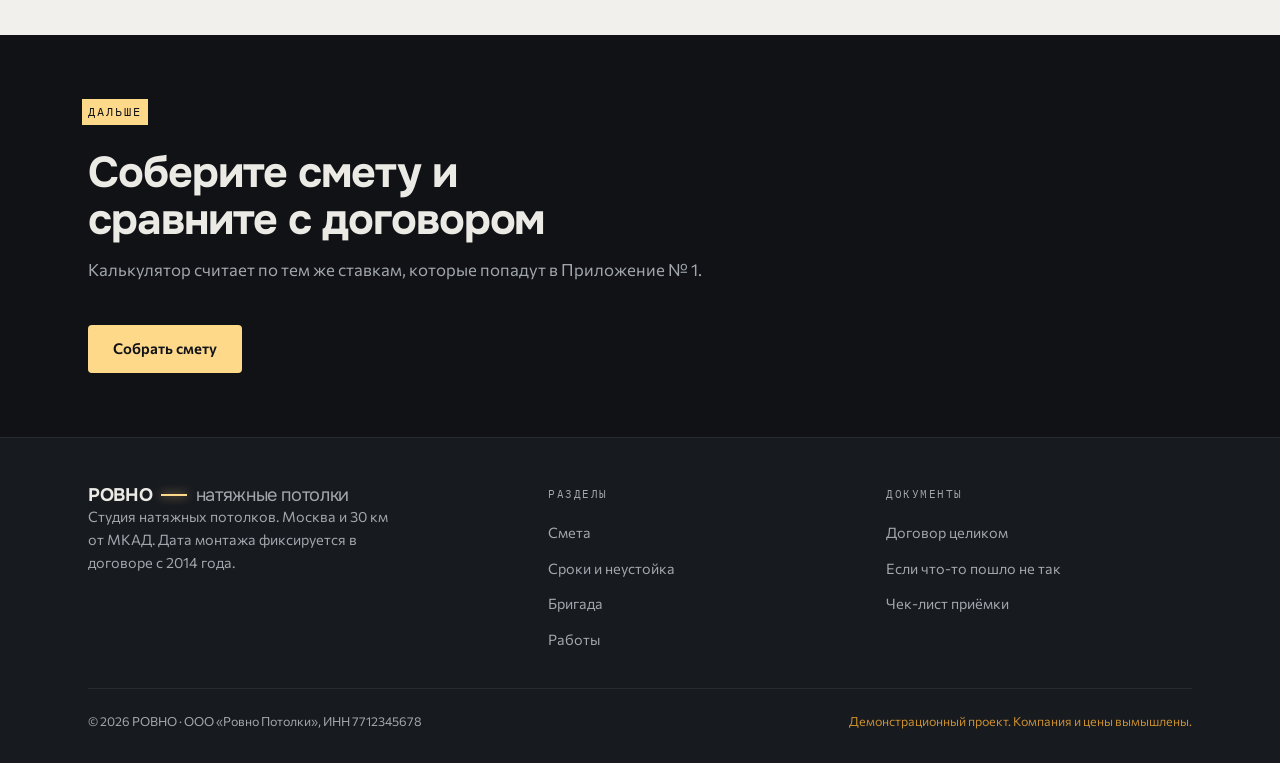
<file: demo-ceilings/dogovor.html>
<!DOCTYPE html>
<html lang="ru">
<head>
<meta charset="utf-8">
<meta name="viewport" content="width=device-width, initial-scale=1">
<title>Договор — РОВНО, натяжные потолки</title>
<meta name="description" content="Договор студии РОВНО опубликован целиком: фиксация даты монтажа, фиксация цены, неустойка 1000 ₽ за сутки просрочки, гарантийные обязательства. Читайте до подписания.">
<link rel="preconnect" href="https://fonts.googleapis.com">
<link rel="preconnect" href="https://fonts.gstatic.com" crossorigin>
<link rel="stylesheet" href="https://fonts.googleapis.com/css2?family=Onest:wght@600;700&family=Commissioner:wght@400;500;600&family=IBM+Plex+Mono:wght@400;500&display=swap">
<link rel="stylesheet" href="styles.css">
</head>
<body>

<header class="header header--solid" id="header">
  <div class="container header__inner">
    <a href="index.html" class="logo">
      <span class="logo__mark">РОВНО</span>
      <span class="logo__line" aria-hidden="true"></span>
      <span class="logo__sub">натяжные потолки</span>
    </a>
    <nav class="nav">
      <a href="index.html#calc" class="nav__link">Смета</a>
      <a href="index.html#timing" class="nav__link">Сроки</a>
      <a href="index.html#team" class="nav__link">Бригада</a>
      <a href="garantiya.html" class="nav__link">Гарантия</a>
    </nav>
    <div class="header__side">
      <a href="tel:+74951208410" class="header__phone">+7 (495) 120-84-10</a>
      <a href="index.html#order" class="btn btn--glow btn--sm">Записаться на замер</a>
      <button class="burger" id="burger" type="button" aria-label="Меню" aria-expanded="false" aria-controls="mobile-menu">
        <span></span><span></span><span></span>
      </button>
    </div>
  </div>
</header>

<div class="mobile-menu" id="mobile-menu" aria-hidden="true">
  <a href="index.html" class="mobile-menu__link">На главную</a>
  <a href="index.html#calc" class="mobile-menu__link">Смета</a>
  <a href="index.html#timing" class="mobile-menu__link">Сроки</a>
  <a href="garantiya.html" class="mobile-menu__link">Если что-то пошло не так</a>
  <div class="mobile-menu__foot">
    <a href="tel:+74951208410" class="btn btn--ghost">+7 (495) 120-84-10</a>
    <a href="index.html#order" class="btn btn--glow">Записаться на замер</a>
  </div>
</div>

<main>

<section class="page-hero">
  <div class="container">
    <a href="index.html" class="back">← На главную</a>
    <p class="eyebrow eyebrow--mark">Документ</p>
    <h1>Договор опубликован целиком</h1>
    <p>Шаблон, который вы подпишете, лежит здесь заранее. Подменить его на другой
      в день замера невозможно — вы держите эту страницу в закладках.</p>

    <div class="sla">
      <div class="sla__cell"><b>п. 2.4</b><span>цена фиксируется сметой и не меняется в одностороннем порядке</span></div>
      <div class="sla__cell"><b>п. 3.1</b><span>конкретная календарная дата монтажа, а не «в течение 10 дней»</span></div>
      <div class="sla__cell"><b>п. 4.3</b><span>неустойка 1000 ₽ за каждые сутки просрочки по нашей вине</span></div>
      <div class="sla__cell"><b>п. 6.2</b><span>остаток оплачивается только после подписанного акта</span></div>
    </div>
  </div>
</section>

<section class="band band--paper section">
  <div class="container">
    <div class="prose">

      <h2>Ключевые пункты дословно</h2>
      <p>Ниже — четыре пункта, ради которых эту страницу стоит открыть. Остальное —
        стандартные формулировки, они есть в полном тексте.</p>

      <h3>2.4 · Цена</h3>
      <blockquote>
        <p>«Стоимость Работ определяется Сметой (Приложение № 1), которая подписывается
          Сторонами одновременно с настоящим Договором и является его неотъемлемой частью.
          Стоимость является твёрдой. Исполнитель не вправе в одностороннем порядке
          увеличивать её, в том числе по результатам замера, произведённого до подписания.»</p>
        <span class="prose__cite">Смета составляется на замере и подписывается до внесения предоплаты</span>
      </blockquote>
      <p>Изменить сумму можно только одним способом: вы сами меняете задачу — добавляете
        комнату, меняете полотно, просите нишу под карниз. Тогда подписывается
        дополнительная смета, и в ней видно, что именно добавилось.</p>

      <h3>3.1 · Дата монтажа</h3>
      <blockquote>
        <p>«Дата производства монтажных работ указывается в пункте 3.1 настоящего Договора
          в виде конкретной календарной даты. Указание срока в виде периода
          («в течение N дней», «ориентировочно») не допускается.»</p>
      </blockquote>
      <p>Это то, чего почти никогда нет в договорах по нашей нише. Обычная формулировка —
        «в срок до 10 рабочих дней», и она позволяет опаздывать бесконечно, оставаясь в рамках договора.</p>

      <h3>4.3 · Неустойка за просрочку</h3>
      <blockquote>
        <p>«При нарушении Исполнителем даты, указанной в п. 3.1, Исполнитель уплачивает
          Заказчику неустойку в размере 1000 (одна тысяча) рублей за каждые полные сутки
          просрочки. Неустойка удерживается из окончательного расчёта автоматически,
          без заявления Заказчика. Начисление начинается со следующих суток после даты,
          указанной в п. 3.1.»</p>
        <span class="prose__cite">«Автоматически, без заявления» — ключевые слова: вам не нужно ничего требовать</span>
      </blockquote>
      <p><b>Исключения — два, и оба названы.</b> Первое: перенос по вашей инициативе, зафиксированный
        письмом или сообщением. Второе: обстоятельства непреодолимой силы в смысле ст. 401 ГК РФ —
        и отсутствие материала у поставщика к ним <em>не относится</em>, это наш риск.</p>

      <h3>6.2 · Порядок оплаты</h3>
      <blockquote>
        <p>«Предоплата составляет 30 % стоимости. Окончательный расчёт производится
          после подписания Акта приёмки выполненных работ. Требование окончательной
          оплаты до подписания Акта не допускается.»</p>
      </blockquote>
      <p>Акт подписывается после прохождения чек-листа приёмки — того самого, что
        <a href="index.html#checklist">опубликован на главной</a>. Если пункт не выполнен, акт не подписывается,
        а замечание вносится в него письменно.</p>

      <h2>Что мы не впишем мелким шрифтом</h2>
      <p>Формулировки, которых в нашем договоре нет и не появится. Проверьте по ним любой другой договор,
        который вам дадут подписать.</p>
      <ul>
        <li><b>«Сроки ориентировочные и могут быть изменены Исполнителем».</b> Это отменяет весь пункт о сроках.</li>
        <li><b>«Окончательная стоимость определяется по результатам замера».</b> Стандартная лазейка для пересчёта вверх.</li>
        <li><b>«Претензии по внешнему виду принимаются в день монтажа».</b> Складка проявится через неделю, а права предъявить её уже не будет.</li>
        <li><b>«Заказчик обязан обеспечить вынос мебели и уборку помещения».</b> Перекладывание нашей работы на вас.</li>
        <li><b>«Гарантия аннулируется при заливе».</b> Залив и так не гарантийный случай — но эта формулировка снимает гарантию и со всего остального.</li>
        <li><b>Автопродление, штрафы за отказ от замера, платный выезд «при отказе от заказа».</b></li>
      </ul>

      <h2>Приложения к договору</h2>
      <ul>
        <li><b>Приложение № 1 — Смета.</b> Построчно: полотно, профиль, монтаж, каждый светильник, каждый обход трубы.</li>
        <li><b>Приложение № 2 — Схема потолка.</b> Положение световых линий, спотов и закладных. Подписывается вами: после монтажа линию не сдвинуть.</li>
        <li><b>Приложение № 3 — Чек-лист приёмки.</b> Десять пунктов, по которым вы принимаете работу.</li>
        <li><b>Приложение № 4 — Гарантийный талон.</b> Сроки раздельно по полотну, работам, профилю и электронике. Сервисный телефон напечатан там же.</li>
      </ul>

      <p><a href="#" class="btn btn--ink">Скачать полный текст договора, PDF</a></p>
      <p class="prose__cite">В демоверсии файл не приложен — на боевом сайте сюда кладётся actual PDF шаблона.</p>

    </div>
  </div>
</section>

<section class="band band--dark section--tight section">
  <div class="container">
    <p class="eyebrow eyebrow--mark">Дальше</p>
    <h2 class="section__title">Соберите смету и сравните с договором</h2>
    <p class="section__lead">Калькулятор считает по тем же ставкам, которые попадут в Приложение № 1.</p>
    <a href="index.html#calc" class="btn btn--glow">Собрать смету</a>
  </div>
</section>

</main>

<footer class="footer">
  <div class="container">
    <div class="footer__grid">
      <div>
        <a href="index.html" class="logo">
          <span class="logo__mark">РОВНО</span>
          <span class="logo__line" aria-hidden="true"></span>
          <span class="logo__sub">натяжные потолки</span>
        </a>
        <p class="footer__about">Студия натяжных потолков. Москва и 30 км от МКАД. Дата монтажа фиксируется в договоре с 2014 года.</p>
      </div>
      <div>
        <h4>Разделы</h4>
        <ul>
          <li><a href="index.html#calc">Смета</a></li>
          <li><a href="index.html#timing">Сроки и неустойка</a></li>
          <li><a href="index.html#team">Бригада</a></li>
          <li><a href="index.html#works">Работы</a></li>
        </ul>
      </div>
      <div>
        <h4>Документы</h4>
        <ul>
          <li><a href="dogovor.html">Договор целиком</a></li>
          <li><a href="garantiya.html">Если что-то пошло не так</a></li>
          <li><a href="index.html#checklist">Чек-лист приёмки</a></li>
        </ul>
      </div>
    </div>
    <div class="footer__bottom">
      <span>© 2026 РОВНО · ООО «Ровно Потолки», ИНН 7712345678</span>
      <span class="footer__demo">Демонстрационный проект. Компания и цены вымышлены.</span>
    </div>
  </div>
</footer>

<script src="script.js"></script>
</body>
</html>
</file>
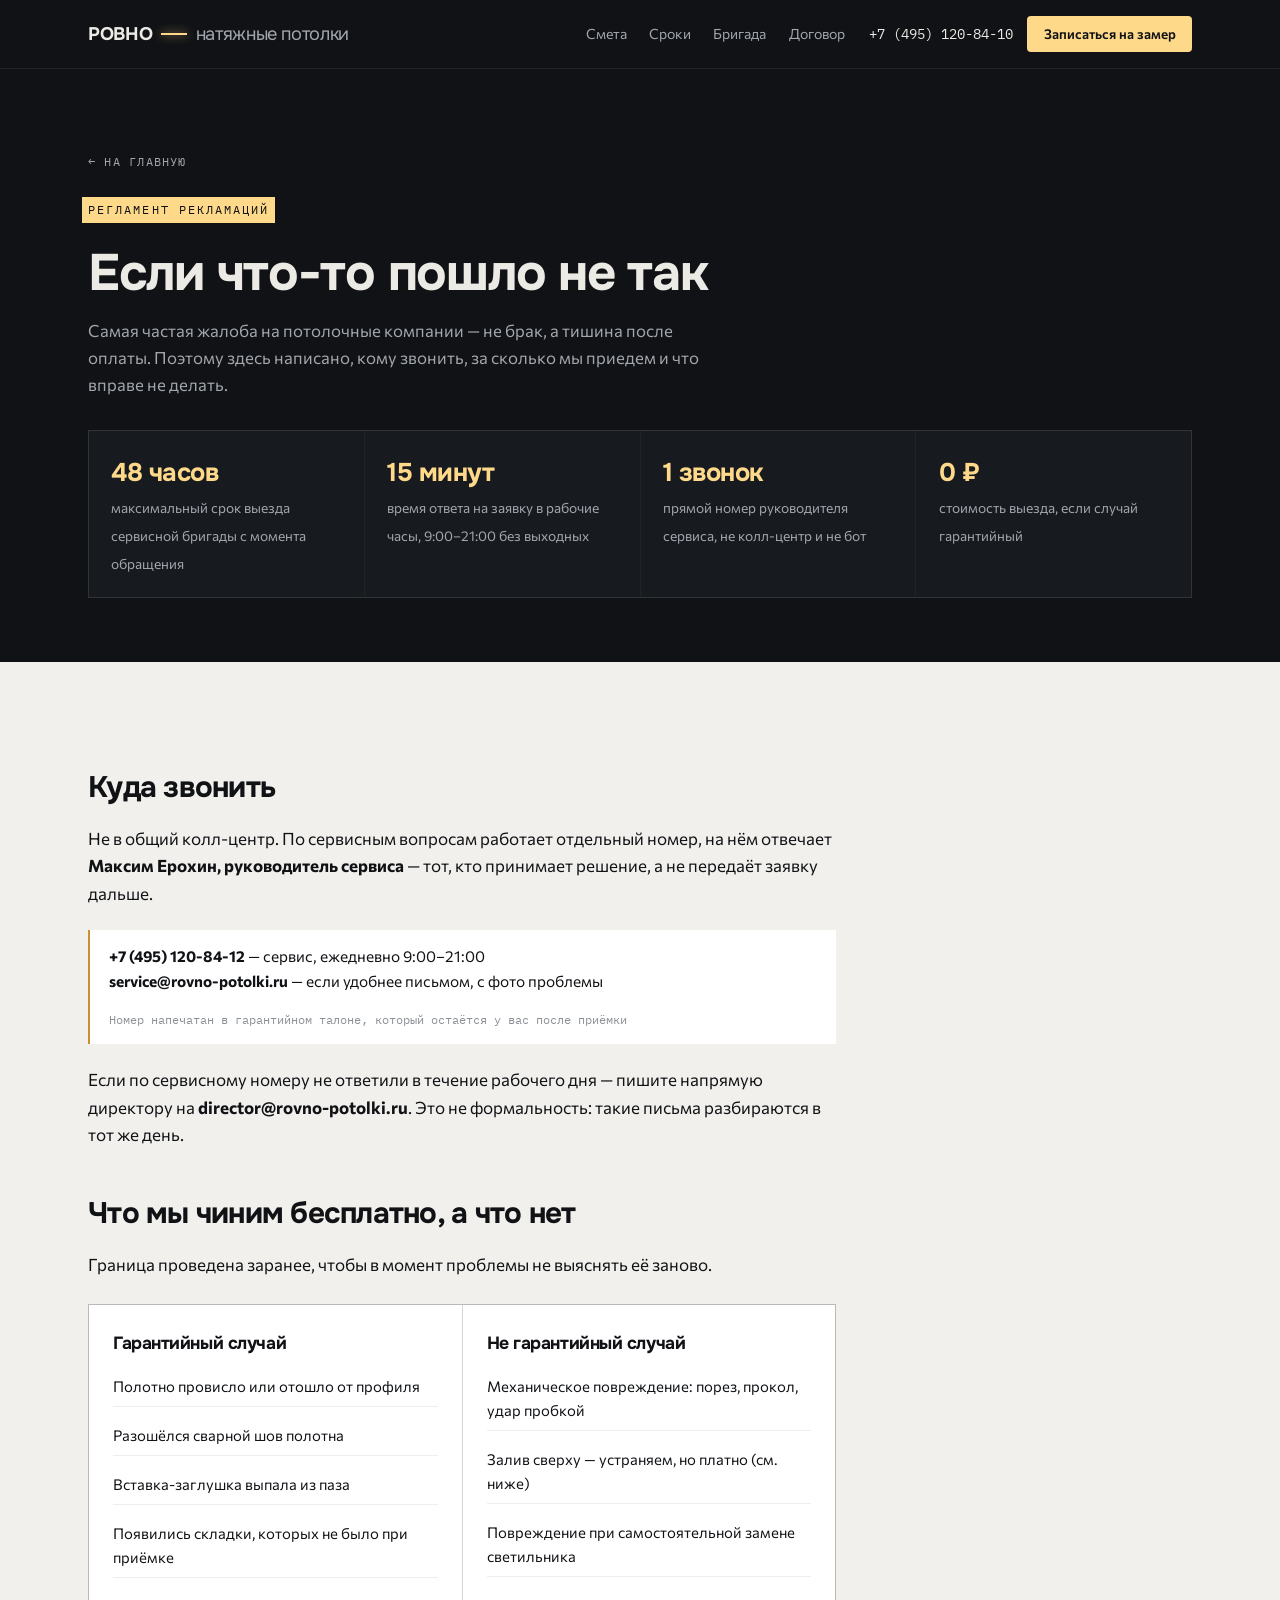
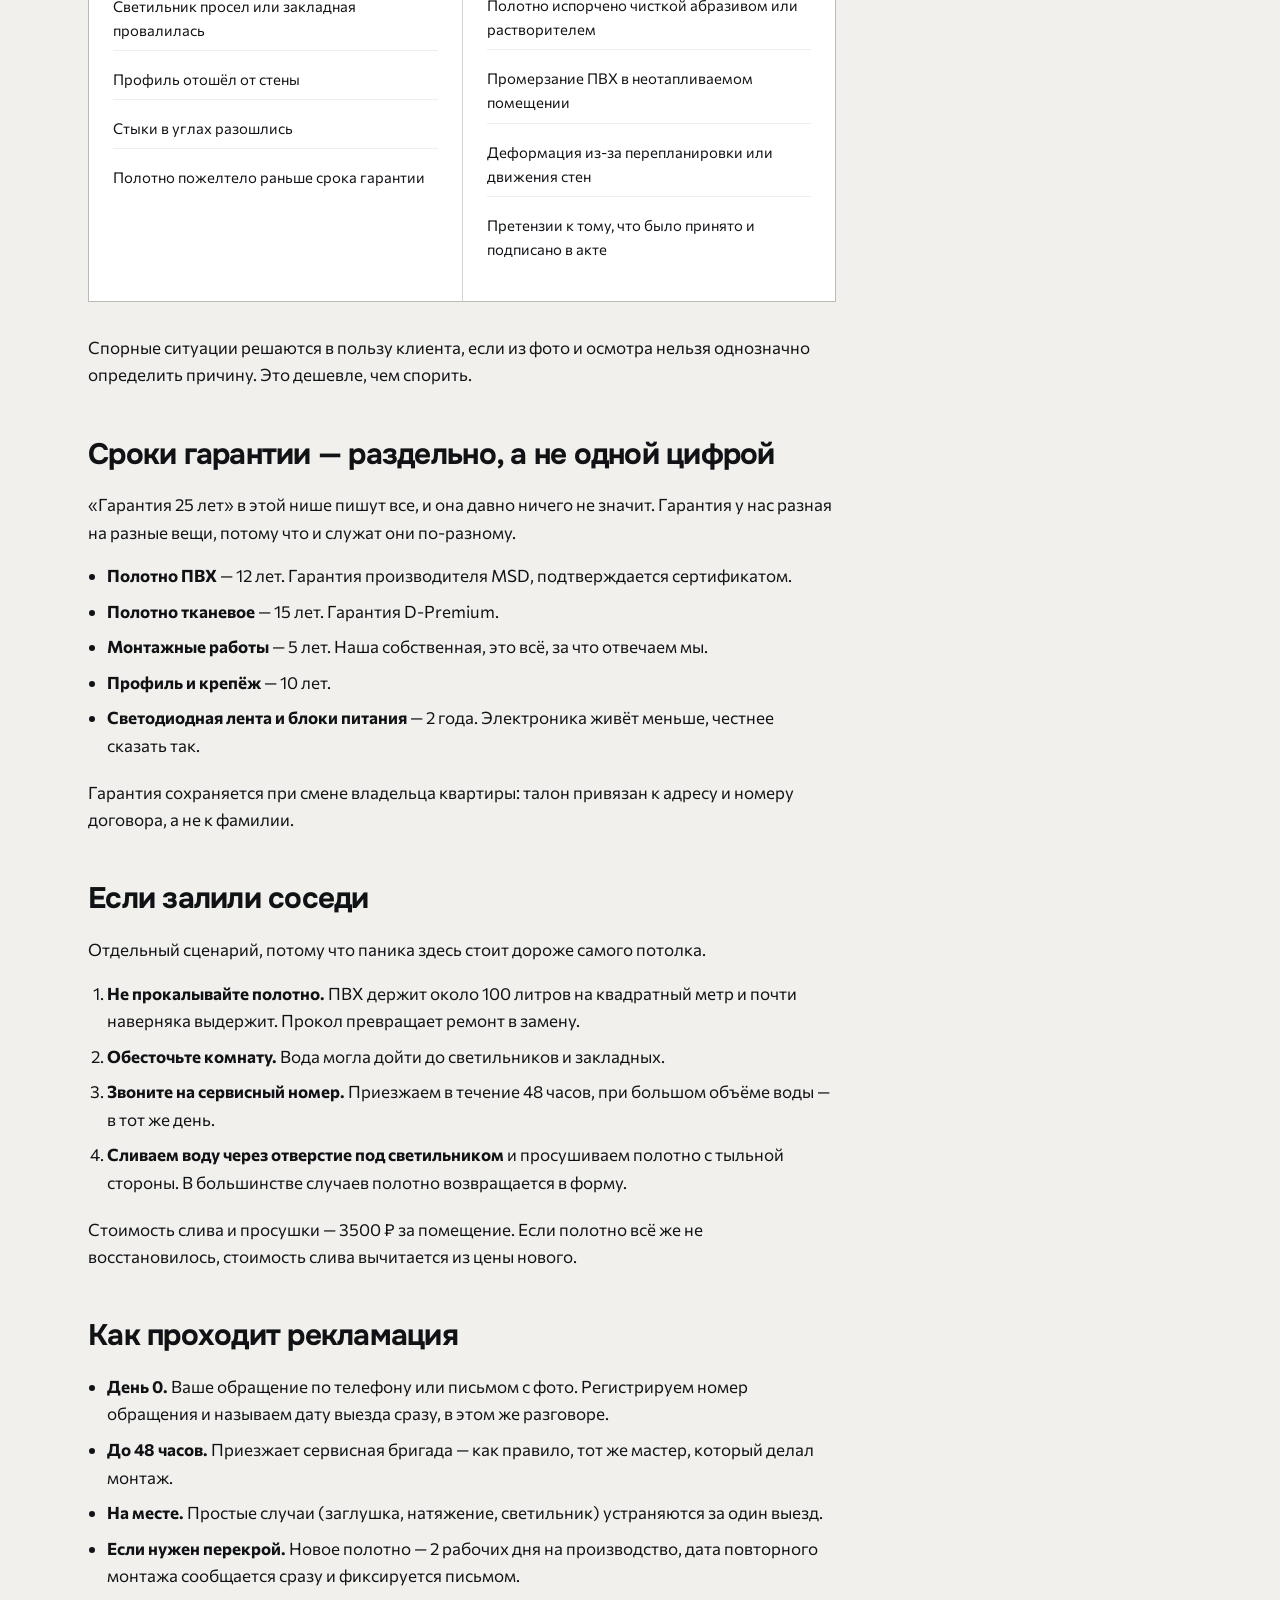
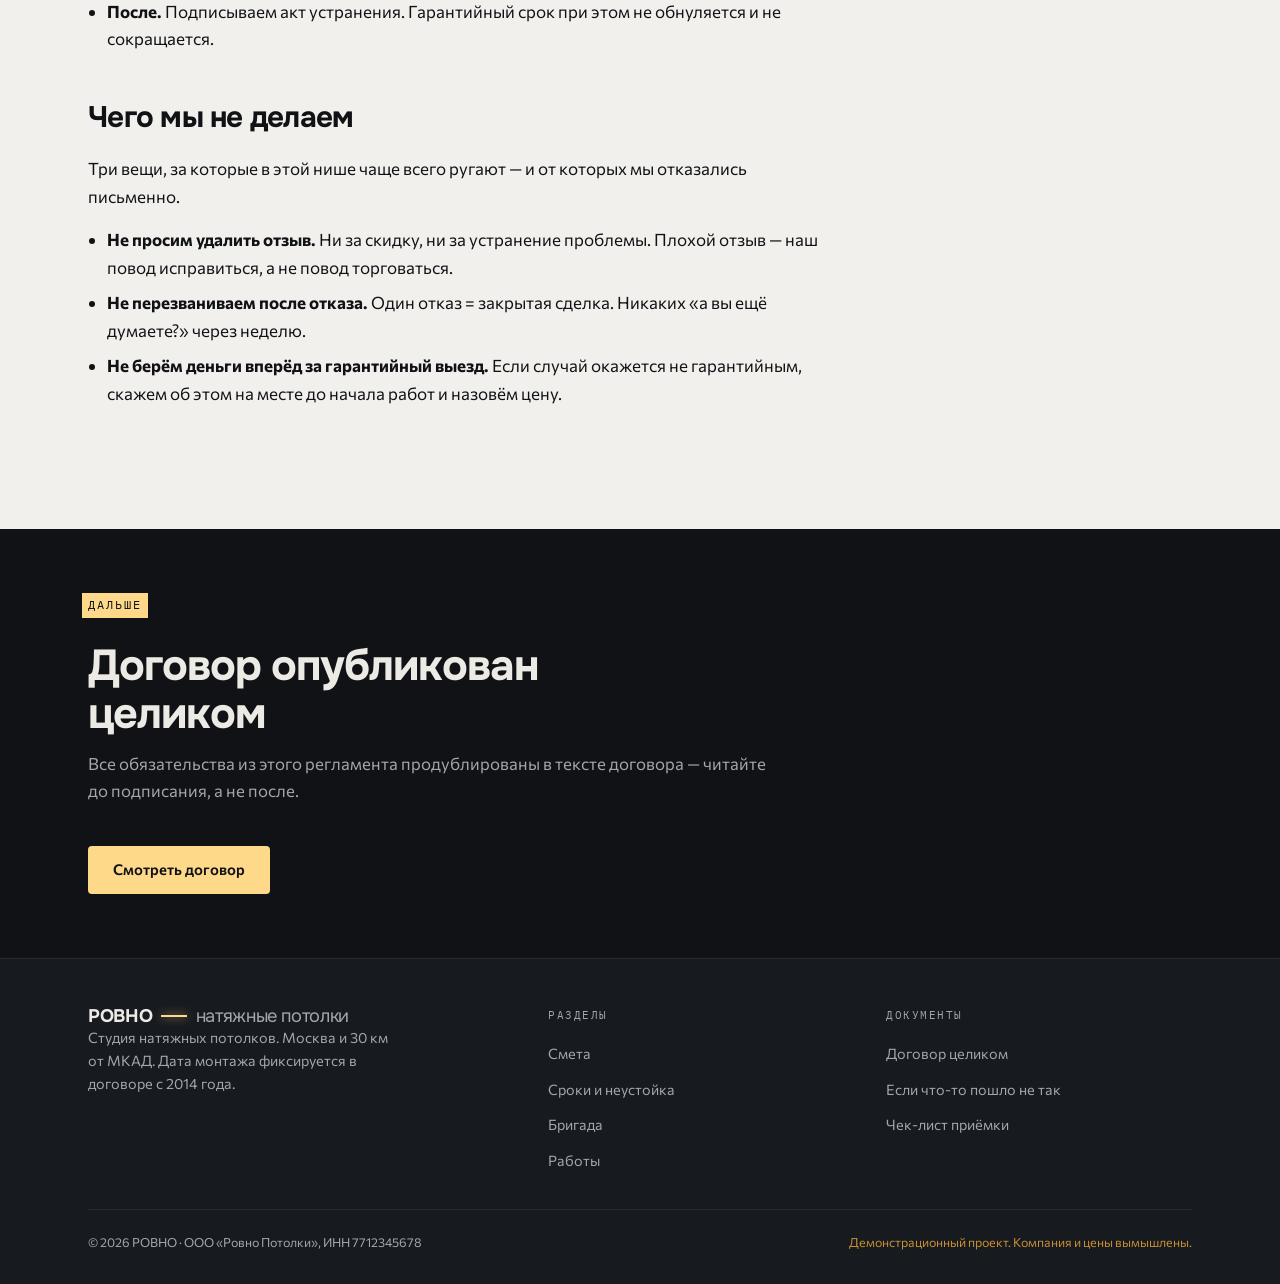
<file: demo-ceilings/garantiya.html>
<!DOCTYPE html>
<html lang="ru">
<head>
<meta charset="utf-8">
<meta name="viewport" content="width=device-width, initial-scale=1">
<title>Если что-то пошло не так — РОВНО, натяжные потолки</title>
<meta name="description" content="Регламент рекламаций студии РОВНО: что считается гарантийным случаем, срок выезда сервисной бригады 48 часов, прямой телефон руководителя, что делать при заливе сверху.">
<link rel="preconnect" href="https://fonts.googleapis.com">
<link rel="preconnect" href="https://fonts.gstatic.com" crossorigin>
<link rel="stylesheet" href="https://fonts.googleapis.com/css2?family=Onest:wght@600;700&family=Commissioner:wght@400;500;600&family=IBM+Plex+Mono:wght@400;500&display=swap">
<link rel="stylesheet" href="styles.css">
</head>
<body>

<header class="header header--solid" id="header">
  <div class="container header__inner">
    <a href="index.html" class="logo">
      <span class="logo__mark">РОВНО</span>
      <span class="logo__line" aria-hidden="true"></span>
      <span class="logo__sub">натяжные потолки</span>
    </a>
    <nav class="nav">
      <a href="index.html#calc" class="nav__link">Смета</a>
      <a href="index.html#timing" class="nav__link">Сроки</a>
      <a href="index.html#team" class="nav__link">Бригада</a>
      <a href="dogovor.html" class="nav__link">Договор</a>
    </nav>
    <div class="header__side">
      <a href="tel:+74951208410" class="header__phone">+7 (495) 120-84-10</a>
      <a href="index.html#order" class="btn btn--glow btn--sm">Записаться на замер</a>
      <button class="burger" id="burger" type="button" aria-label="Меню" aria-expanded="false" aria-controls="mobile-menu">
        <span></span><span></span><span></span>
      </button>
    </div>
  </div>
</header>

<div class="mobile-menu" id="mobile-menu" aria-hidden="true">
  <a href="index.html" class="mobile-menu__link">На главную</a>
  <a href="index.html#calc" class="mobile-menu__link">Смета</a>
  <a href="index.html#timing" class="mobile-menu__link">Сроки</a>
  <a href="index.html#team" class="mobile-menu__link">Бригада</a>
  <a href="dogovor.html" class="mobile-menu__link">Договор</a>
  <div class="mobile-menu__foot">
    <a href="tel:+74951208410" class="btn btn--ghost">+7 (495) 120-84-10</a>
    <a href="index.html#order" class="btn btn--glow">Записаться на замер</a>
  </div>
</div>

<main>

<section class="page-hero">
  <div class="container">
    <a href="index.html" class="back">← На главную</a>
    <p class="eyebrow eyebrow--mark">Регламент рекламаций</p>
    <h1>Если что-то пошло не так</h1>
    <p>Самая частая жалоба на потолочные компании — не брак, а тишина после оплаты.
      Поэтому здесь написано, кому звонить, за сколько мы приедем и что вправе не делать.</p>

    <div class="sla">
      <div class="sla__cell"><b>48 часов</b><span>максимальный срок выезда сервисной бригады с момента обращения</span></div>
      <div class="sla__cell"><b>15 минут</b><span>время ответа на заявку в рабочие часы, 9:00–21:00 без выходных</span></div>
      <div class="sla__cell"><b>1 звонок</b><span>прямой номер руководителя сервиса, не колл-центр и не бот</span></div>
      <div class="sla__cell"><b>0 ₽</b><span>стоимость выезда, если случай гарантийный</span></div>
    </div>
  </div>
</section>

<section class="band band--paper section">
  <div class="container">
    <div class="prose">

      <h2>Куда звонить</h2>
      <p>Не в общий колл-центр. По сервисным вопросам работает отдельный номер, на нём
        отвечает <b>Максим Ерохин, руководитель сервиса</b> — тот, кто принимает решение,
        а не передаёт заявку дальше.</p>
      <blockquote>
        <p><b>+7 (495) 120-84-12</b> — сервис, ежедневно 9:00–21:00<br>
           <b>service@rovno-potolki.ru</b> — если удобнее письмом, с фото проблемы</p>
        <span class="prose__cite">Номер напечатан в гарантийном талоне, который остаётся у вас после приёмки</span>
      </blockquote>
      <p>Если по сервисному номеру не ответили в течение рабочего дня — пишите напрямую
        директору на <b>director@rovno-potolki.ru</b>. Это не формальность: такие письма
        разбираются в тот же день.</p>

      <h2>Что мы чиним бесплатно, а что нет</h2>
      <p>Граница проведена заранее, чтобы в момент проблемы не выяснять её заново.</p>

      <div class="duo">
        <div class="duo__col">
          <h3>Гарантийный случай</h3>
          <ul>
            <li>Полотно провисло или отошло от профиля</li>
            <li>Разошёлся сварной шов полотна</li>
            <li>Вставка-заглушка выпала из паза</li>
            <li>Появились складки, которых не было при приёмке</li>
            <li>Светильник просел или закладная провалилась</li>
            <li>Профиль отошёл от стены</li>
            <li>Стыки в углах разошлись</li>
            <li>Полотно пожелтело раньше срока гарантии</li>
          </ul>
        </div>
        <div class="duo__col">
          <h3>Не гарантийный случай</h3>
          <ul>
            <li>Механическое повреждение: порез, прокол, удар пробкой</li>
            <li>Залив сверху — устраняем, но платно (см. ниже)</li>
            <li>Повреждение при самостоятельной замене светильника</li>
            <li>Полотно испорчено чисткой абразивом или растворителем</li>
            <li>Промерзание ПВХ в неотапливаемом помещении</li>
            <li>Деформация из-за перепланировки или движения стен</li>
            <li>Претензии к тому, что было принято и подписано в акте</li>
          </ul>
        </div>
      </div>

      <p>Спорные ситуации решаются в пользу клиента, если из фото и осмотра нельзя
        однозначно определить причину. Это дешевле, чем спорить.</p>

      <h2>Сроки гарантии — раздельно, а не одной цифрой</h2>
      <p>«Гарантия 25 лет» в этой нише пишут все, и она давно ничего не значит.
        Гарантия у нас разная на разные вещи, потому что и служат они по-разному.</p>
      <ul>
        <li><b>Полотно ПВХ</b> — 12 лет. Гарантия производителя MSD, подтверждается сертификатом.</li>
        <li><b>Полотно тканевое</b> — 15 лет. Гарантия D-Premium.</li>
        <li><b>Монтажные работы</b> — 5 лет. Наша собственная, это всё, за что отвечаем мы.</li>
        <li><b>Профиль и крепёж</b> — 10 лет.</li>
        <li><b>Светодиодная лента и блоки питания</b> — 2 года. Электроника живёт меньше, честнее сказать так.</li>
      </ul>
      <p>Гарантия сохраняется при смене владельца квартиры: талон привязан к адресу и
        номеру договора, а не к фамилии.</p>

      <h2>Если залили соседи</h2>
      <p>Отдельный сценарий, потому что паника здесь стоит дороже самого потолка.</p>
      <ol>
        <li><b>Не прокалывайте полотно.</b> ПВХ держит около 100 литров на квадратный метр
          и почти наверняка выдержит. Прокол превращает ремонт в замену.</li>
        <li><b>Обесточьте комнату.</b> Вода могла дойти до светильников и закладных.</li>
        <li><b>Звоните на сервисный номер.</b> Приезжаем в течение 48 часов, при большом
          объёме воды — в тот же день.</li>
        <li><b>Сливаем воду через отверстие под светильником</b> и просушиваем полотно
          с тыльной стороны. В большинстве случаев полотно возвращается в форму.</li>
      </ol>
      <p>Стоимость слива и просушки — 3500 ₽ за помещение. Если полотно всё же не
        восстановилось, стоимость слива вычитается из цены нового.</p>

      <h2>Как проходит рекламация</h2>
      <ul>
        <li><b>День 0.</b> Ваше обращение по телефону или письмом с фото. Регистрируем номер обращения и называем дату выезда сразу, в этом же разговоре.</li>
        <li><b>До 48 часов.</b> Приезжает сервисная бригада — как правило, тот же мастер, который делал монтаж.</li>
        <li><b>На месте.</b> Простые случаи (заглушка, натяжение, светильник) устраняются за один выезд.</li>
        <li><b>Если нужен перекрой.</b> Новое полотно — 2 рабочих дня на производство, дата повторного монтажа сообщается сразу и фиксируется письмом.</li>
        <li><b>После.</b> Подписываем акт устранения. Гарантийный срок при этом не обнуляется и не сокращается.</li>
      </ul>

      <h2>Чего мы не делаем</h2>
      <p>Три вещи, за которые в этой нише чаще всего ругают — и от которых мы отказались письменно.</p>
      <ul>
        <li><b>Не просим удалить отзыв.</b> Ни за скидку, ни за устранение проблемы. Плохой отзыв — наш повод исправиться, а не повод торговаться.</li>
        <li><b>Не перезваниваем после отказа.</b> Один отказ = закрытая сделка. Никаких «а вы ещё думаете?» через неделю.</li>
        <li><b>Не берём деньги вперёд за гарантийный выезд.</b> Если случай окажется не гарантийным, скажем об этом на месте до начала работ и назовём цену.</li>
      </ul>

    </div>
  </div>
</section>

<section class="band band--dark section--tight section">
  <div class="container">
    <p class="eyebrow eyebrow--mark">Дальше</p>
    <h2 class="section__title">Договор опубликован целиком</h2>
    <p class="section__lead">Все обязательства из этого регламента продублированы в тексте договора — читайте до подписания, а не после.</p>
    <a href="dogovor.html" class="btn btn--glow">Смотреть договор</a>
  </div>
</section>

</main>

<footer class="footer">
  <div class="container">
    <div class="footer__grid">
      <div>
        <a href="index.html" class="logo">
          <span class="logo__mark">РОВНО</span>
          <span class="logo__line" aria-hidden="true"></span>
          <span class="logo__sub">натяжные потолки</span>
        </a>
        <p class="footer__about">Студия натяжных потолков. Москва и 30 км от МКАД. Дата монтажа фиксируется в договоре с 2014 года.</p>
      </div>
      <div>
        <h4>Разделы</h4>
        <ul>
          <li><a href="index.html#calc">Смета</a></li>
          <li><a href="index.html#timing">Сроки и неустойка</a></li>
          <li><a href="index.html#team">Бригада</a></li>
          <li><a href="index.html#works">Работы</a></li>
        </ul>
      </div>
      <div>
        <h4>Документы</h4>
        <ul>
          <li><a href="dogovor.html">Договор целиком</a></li>
          <li><a href="garantiya.html">Если что-то пошло не так</a></li>
          <li><a href="index.html#checklist">Чек-лист приёмки</a></li>
        </ul>
      </div>
    </div>
    <div class="footer__bottom">
      <span>© 2026 РОВНО · ООО «Ровно Потолки», ИНН 7712345678</span>
      <span class="footer__demo">Демонстрационный проект. Компания и цены вымышлены.</span>
    </div>
  </div>
</footer>

<script src="script.js"></script>
</body>
</html>
</file>
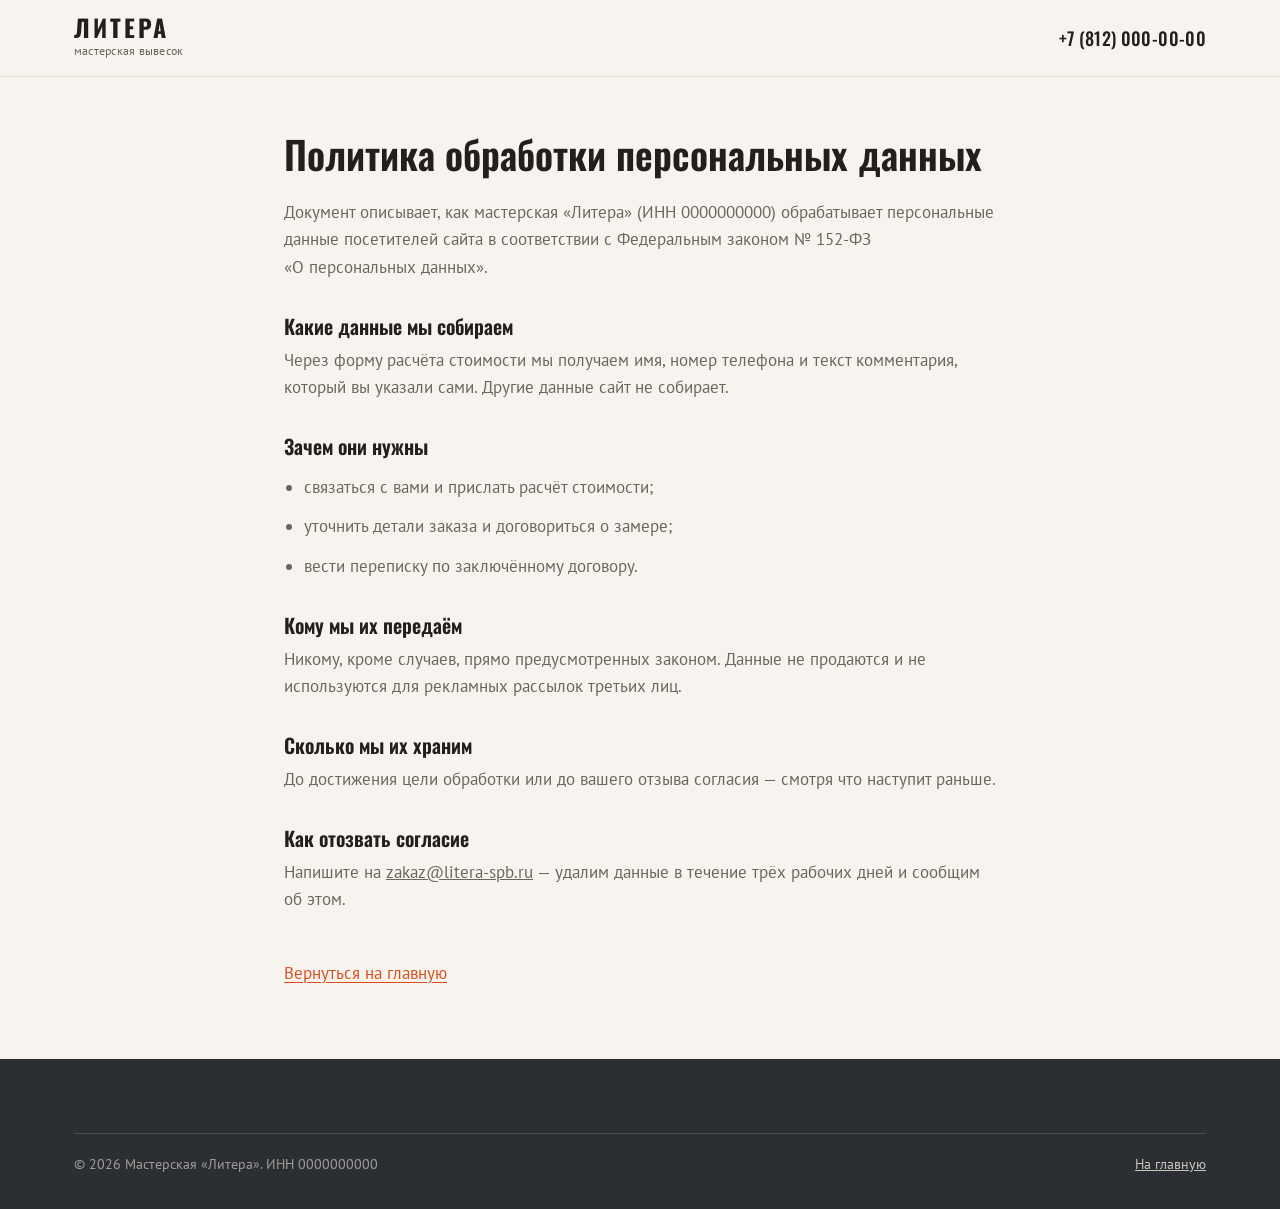
<file: demo-signage/privacy.html>
<!DOCTYPE html>
<html lang="ru">
<head>
  <meta charset="UTF-8">
  <meta name="viewport" content="width=device-width, initial-scale=1">
  <title>Политика обработки персональных данных&nbsp;— мастерская «Литера»</title>
  <meta name="description" content="Как мастерская вывесок «Литера» обрабатывает персональные данные, оставленные через форму расчёта стоимости.">
  <meta name="robots" content="noindex">
  <link rel="preconnect" href="https://fonts.googleapis.com">
  <link rel="preconnect" href="https://fonts.gstatic.com" crossorigin>
  <link href="https://fonts.googleapis.com/css2?family=Oswald:wght@400;500;600;700&family=PT+Sans:wght@400;700&display=swap" rel="stylesheet">
  <link rel="stylesheet" href="styles.css">
</head>
<body>
  <!-- ШАБЛОН. Проверьте текст с юристом и подставьте реальные реквизиты до публикации. -->
  <header class="site-header">
    <div class="shell site-header__inner">
      <a class="wordmark" href="index.html">
        <span class="wordmark__name">Литера</span>
        <span class="wordmark__kind">мастерская вывесок</span>
      </a>
      <div class="site-header__contact">
        <a class="phone" href="tel:+78120000000">+7 (812) 000-00-00</a>
      </div>
    </div>
  </header>

  <main>
    <div class="shell doc">
      <h1>Политика обработки персональных данных</h1>
      <p>Документ описывает, как&nbsp;мастерская «Литера» (ИНН 0000000000) обрабатывает персональные данные посетителей сайта в&nbsp;соответствии с&nbsp;Федеральным законом №&nbsp;152-ФЗ «О&nbsp;персональных данных».</p>

      <h2>Какие данные мы&nbsp;собираем</h2>
      <p>Через форму расчёта стоимости мы&nbsp;получаем имя, номер телефона и&nbsp;текст комментария, который вы&nbsp;указали сами. Другие данные сайт не&nbsp;собирает.</p>

      <h2>Зачем они нужны</h2>
      <ul>
        <li>связаться с&nbsp;вами и&nbsp;прислать расчёт стоимости;</li>
        <li>уточнить детали заказа и&nbsp;договориться о&nbsp;замере;</li>
        <li>вести переписку по&nbsp;заключённому договору.</li>
      </ul>

      <h2>Кому мы&nbsp;их&nbsp;передаём</h2>
      <p>Никому, кроме случаев, прямо предусмотренных законом. Данные не&nbsp;продаются и&nbsp;не используются для&nbsp;рекламных рассылок третьих лиц.</p>

      <h2>Сколько мы&nbsp;их&nbsp;храним</h2>
      <p>До&nbsp;достижения цели обработки или до&nbsp;вашего отзыва согласия&nbsp;— смотря что&nbsp;наступит раньше.</p>

      <h2>Как&nbsp;отозвать согласие</h2>
      <p>Напишите на <a href="mailto:zakaz@litera-spb.ru">zakaz@litera-spb.ru</a> — удалим данные в&nbsp;течение трёх рабочих дней и&nbsp;сообщим об&nbsp;этом.</p>

      <a class="doc__back" href="index.html">Вернуться на&nbsp;главную</a>
    </div>
  </main>

  <footer class="site-footer">
    <div class="shell">
      <div class="site-footer__legal">
        <span>© 2026 Мастерская «Литера». ИНН 0000000000</span>
        <a href="index.html">На&nbsp;главную</a>
      </div>
    </div>
  </footer>
</body>
</html>
</file>
<file: styles.css>
/* ============================================================
   Портфолио — Камиль Тапаев. Сайты и чат-боты.
   Тёмный минимализм + плёночный grain. Один акцент: приглушённый шартрёз.
   Тема залочена тёмная. Скругления: кнопки — pill, карточки/поля — 14px.
   ============================================================ */

/* -------------------- Токены -------------------- */
:root {
  --bg:          #100f0d;
  --bg-alt:      #17150f;
  --surface:     #1b1813;
  --line:        rgba(236, 231, 222, 0.11);
  --line-soft:   rgba(236, 231, 222, 0.06);

  --ink:         #ece7de;
  --ink-soft:    #a79e90;
  --ink-dim:     #6f675b;

  --accent:      #c7d34f;
  --accent-deep: #d6e066;
  --accent-soft: rgba(199, 211, 79, 0.13);
  --accent-ink:  #16160c;

  --radius:      14px;
  --radius-sm:   10px;

  --container:   1200px;
  --gutter:      24px;
  --ease:        cubic-bezier(0.16, 1, 0.3, 1);

  --font-display: 'Space Grotesk', system-ui, sans-serif;
  --font-body:    'Manrope', system-ui, -apple-system, sans-serif;
}

/* -------------------- Reset -------------------- */
*, *::before, *::after { box-sizing: border-box; }
html { scroll-behavior: smooth; }
@media (prefers-reduced-motion: reduce) { html { scroll-behavior: auto; } }

body {
  margin: 0;
  background: var(--bg);
  color: var(--ink);
  font-family: var(--font-body);
  font-size: 17px;
  line-height: 1.6;
  -webkit-font-smoothing: antialiased;
  text-rendering: optimizeLegibility;
  overflow-x: hidden;
}

/* Плёночный grain: фиксированный оверлей, не мешает кликам */
body::after {
  content: "";
  position: fixed;
  inset: 0;
  z-index: 200;
  pointer-events: none;
  opacity: 0.07;
  background-image: url("data:image/svg+xml,%3Csvg xmlns='http://www.w3.org/2000/svg' width='150' height='150'%3E%3Cfilter id='n'%3E%3CfeTurbulence type='fractalNoise' baseFrequency='0.9' numOctaves='2' stitchTiles='stitch'/%3E%3C/filter%3E%3Crect width='150' height='150' filter='url(%23n)'/%3E%3C/svg%3E");
  background-size: 150px 150px;
}

img { display: block; max-width: 100%; height: auto; }
a { color: inherit; text-decoration: none; }
button { font-family: inherit; cursor: pointer; }
ul { margin: 0; padding: 0; list-style: none; }
h1, h2, h3 { margin: 0; line-height: 1.1; }
::selection { background: var(--accent); color: var(--accent-ink); }

/* -------------------- Layout -------------------- */
.container { width: 100%; max-width: var(--container); margin: 0 auto; padding: 0 var(--gutter); }
.section { padding: clamp(64px, 9vw, 116px) 0; }

.section__head { max-width: 680px; margin-bottom: clamp(36px, 5vw, 56px); }
.section__eyebrow {
  margin: 0 0 14px;
  font-family: var(--font-display);
  font-weight: 600;
  font-size: 0.8rem;
  letter-spacing: 0.16em;
  text-transform: uppercase;
  color: var(--accent);
}
.section__title {
  font-family: var(--font-display);
  font-weight: 600;
  font-size: clamp(2rem, 4.6vw, 3.1rem);
  letter-spacing: -0.02em;
}
.section__sub { margin: 16px 0 0; color: var(--ink-soft); font-size: 1.06rem; max-width: 58ch; }

/* -------------------- Buttons -------------------- */
.btn {
  display: inline-flex; align-items: center; justify-content: center; gap: 8px;
  padding: 14px 28px;
  border: 1px solid transparent;
  border-radius: 999px;
  font-family: var(--font-display);
  font-weight: 600;
  font-size: 0.96rem;
  letter-spacing: -0.01em;
  white-space: nowrap;
  transition: transform 0.2s var(--ease), background 0.2s var(--ease), border-color 0.2s var(--ease), color 0.2s var(--ease);
}
.btn--accent { background: var(--accent); color: var(--accent-ink); }
.btn--accent:hover { background: var(--accent-deep); }
.btn--ghost { background: transparent; color: var(--ink); border-color: var(--line); }
.btn--ghost:hover { border-color: var(--accent); color: var(--accent); }
.btn--sm { padding: 10px 20px; font-size: 0.9rem; }
.btn--block { width: 100%; }
.btn:active { transform: translateY(1px); }

/* -------------------- Header -------------------- */
.header {
  position: fixed; inset: 0 0 auto 0; z-index: 100; height: 74px;
  display: flex; align-items: center;
  background: rgba(16, 15, 13, 0.72);
  backdrop-filter: blur(14px); -webkit-backdrop-filter: blur(14px);
  border-bottom: 1px solid transparent;
  transition: height 0.3s var(--ease), background 0.3s var(--ease), border-color 0.3s var(--ease);
}
.header.is-scrolled { height: 62px; background: rgba(16, 15, 13, 0.92); border-bottom-color: var(--line-soft); }
.header__inner { display: flex; align-items: center; justify-content: space-between; gap: 24px; }

.logo { display: inline-flex; align-items: center; gap: 10px; }
.logo__mark {
  display: grid; place-items: center;
  width: 34px; height: 34px;
  background: var(--accent); color: var(--accent-ink);
  border-radius: 9px;
  font-family: var(--font-display); font-weight: 700; font-size: 0.86rem; letter-spacing: 0.02em;
}
.logo__text { font-family: var(--font-display); font-weight: 600; font-size: 1.12rem; letter-spacing: -0.01em; }

.nav { display: flex; gap: 28px; margin-left: auto; }
.nav__link { position: relative; font-size: 0.96rem; color: var(--ink-soft); transition: color 0.2s var(--ease); }
.nav__link::after {
  content: ""; position: absolute; left: 0; bottom: -6px; width: 100%; height: 1.5px;
  background: var(--accent); transform: scaleX(0); transform-origin: left; transition: transform 0.28s var(--ease);
}
.nav__link:hover { color: var(--ink); }
.nav__link:hover::after { transform: scaleX(1); }

.header__actions { display: flex; align-items: center; gap: 16px; margin-left: 24px; }

.burger { display: none; flex-direction: column; justify-content: center; gap: 6px; width: 44px; height: 44px; padding: 0; background: transparent; border: none; }
.burger span { display: block; width: 24px; height: 2px; margin: 0 auto; background: var(--ink); transition: transform 0.3s var(--ease), opacity 0.2s var(--ease); }
.burger.is-open span:nth-child(1) { transform: translateY(8px) rotate(45deg); }
.burger.is-open span:nth-child(2) { opacity: 0; }
.burger.is-open span:nth-child(3) { transform: translateY(-8px) rotate(-45deg); }

.mobile-menu {
  position: fixed; inset: 0; z-index: 90;
  display: flex; flex-direction: column; justify-content: center; gap: 40px;
  padding: 100px var(--gutter) 40px;
  background: var(--bg);
  transform: translateY(-100%); visibility: hidden;
  transition: transform 0.45s var(--ease), visibility 0.45s var(--ease);
}
.mobile-menu.is-open { transform: translateY(0); visibility: visible; }
.mobile-menu__nav { display: flex; flex-direction: column; gap: 6px; }
.mobile-menu__link {
  font-family: var(--font-display); font-weight: 600; font-size: 1.9rem; letter-spacing: -0.02em;
  padding: 8px 0; border-bottom: 1px solid var(--line-soft);
  transition: color 0.2s var(--ease), padding-left 0.2s var(--ease);
}
.mobile-menu__link:hover { color: var(--accent); padding-left: 8px; }
.mobile-menu__footer { display: flex; flex-direction: column; gap: 18px; }
.mobile-menu__contact { font-family: var(--font-display); font-weight: 600; font-size: 1.1rem; color: var(--accent); }

/* -------------------- Hero -------------------- */
.hero { padding-top: 74px; min-height: 100dvh; display: flex; align-items: center; }
.hero__grid {
  display: grid; grid-template-columns: 1.25fr 0.75fr;
  gap: clamp(32px, 5vw, 64px); align-items: center;
  padding-top: 48px; padding-bottom: 56px;
}
.hero__eyebrow {
  margin: 0 0 22px; font-family: var(--font-display); font-weight: 600;
  font-size: 0.86rem; letter-spacing: 0.12em; text-transform: uppercase; color: var(--accent);
}
.hero__title {
  font-family: var(--font-display); font-weight: 700;
  font-size: clamp(2.5rem, 5.6vw, 4.2rem); letter-spacing: -0.03em; line-height: 1.02;
}
.hero__lead { margin: 26px 0 36px; max-width: 48ch; font-size: 1.2rem; color: var(--ink-soft); }
.hero__actions { display: flex; flex-wrap: wrap; gap: 14px; }

.hero__card {
  padding: 32px;
  background: var(--surface);
  border: 1px solid var(--line);
  border-radius: var(--radius);
  box-shadow: 0 30px 60px rgba(0, 0, 0, 0.4);
}
.hero__name { margin: 0; font-family: var(--font-display); font-weight: 600; font-size: 1.3rem; }
.hero__role { margin: 4px 0 22px; color: var(--ink-soft); font-size: 0.98rem; }
.hero__facts { display: flex; flex-direction: column; gap: 12px; padding-top: 22px; border-top: 1px solid var(--line-soft); }
.hero__facts li { position: relative; padding-left: 26px; font-size: 0.96rem; color: var(--ink); }
.hero__facts li::before {
  content: ""; position: absolute; left: 0; top: 7px; width: 14px; height: 14px;
  background: var(--accent-soft); border: 2px solid var(--accent); border-radius: 50%;
}

/* -------------------- Value strip -------------------- */
.value { border-top: 1px solid var(--line-soft); border-bottom: 1px solid var(--line-soft); background: var(--bg-alt); }
.value__grid { display: grid; grid-template-columns: repeat(4, 1fr); }
.value__item { padding: clamp(36px, 4.5vw, 52px) 28px clamp(36px, 4.5vw, 52px) 0; border-right: 1px solid var(--line-soft); }
.value__item:last-child { border-right: none; padding-right: 0; }
.value__item:not(:first-child) { padding-left: 28px; }
.value__title { font-family: var(--font-display); font-weight: 600; font-size: 1.3rem; letter-spacing: -0.01em; margin-bottom: 10px; }
.value__text { margin: 0; color: var(--ink-soft); font-size: 0.97rem; }

/* -------------------- Services -------------------- */
.services__grid { display: grid; grid-template-columns: 1fr 1fr; gap: 28px; }
.service-card {
  position: relative;
  padding: clamp(28px, 3.5vw, 44px);
  background: var(--surface);
  border: 1px solid var(--line);
  border-radius: var(--radius);
  transition: transform 0.3s var(--ease), border-color 0.3s var(--ease);
}
.service-card:hover { transform: translateY(-4px); border-color: rgba(199, 211, 79, 0.4); }
.service-card__num {
  font-family: var(--font-display); font-weight: 700; font-size: 0.95rem; color: var(--accent);
}
.service-card__title { font-family: var(--font-display); font-weight: 600; font-size: 1.7rem; letter-spacing: -0.02em; margin: 14px 0 16px; }
.service-card__pain {
  margin: 0 0 16px; padding: 12px 16px;
  background: var(--accent-soft); border-radius: var(--radius-sm);
  color: var(--ink); font-size: 0.95rem;
}
.service-card__text { margin: 0 0 20px; color: var(--ink-soft); }
.service-card__list { display: flex; flex-direction: column; gap: 10px; }
.service-card__list li { position: relative; padding-left: 26px; font-size: 0.96rem; }
.service-card__list li::before {
  content: ""; position: absolute; left: 0; top: 8px; width: 10px; height: 10px;
  background: var(--accent); border-radius: 3px;
}

/* -------------------- Works -------------------- */
.works__grid { display: grid; grid-template-columns: repeat(3, 1fr); gap: 28px; }
.work {
  display: flex; flex-direction: column;
  background: var(--surface);
  border: 1px solid var(--line);
  border-radius: var(--radius);
  overflow: hidden;
  transition: transform 0.3s var(--ease), border-color 0.3s var(--ease);
}
.work:hover { transform: translateY(-5px); border-color: rgba(199, 211, 79, 0.4); }
.work__thumb { overflow: hidden; }
.work__thumb img { width: 100%; aspect-ratio: 19 / 13; object-fit: cover; transition: transform 0.6s var(--ease); }
.work:hover .work__thumb img { transform: scale(1.05); }
.work__body { padding: 26px 28px 30px; }
.work__tag {
  display: inline-block; margin-bottom: 12px; padding: 5px 12px;
  background: var(--bg-alt); border: 1px solid var(--line-soft); border-radius: 999px;
  font-size: 0.78rem; font-weight: 600; letter-spacing: 0.02em; color: var(--ink-soft);
}
.work__title { font-family: var(--font-display); font-weight: 600; font-size: 1.55rem; letter-spacing: -0.02em; }
.work__text { margin: 10px 0 18px; color: var(--ink-soft); font-size: 0.98rem; }
.work__link { font-family: var(--font-display); font-weight: 600; color: var(--accent); }
.work__link::after { content: " →"; }

/* -------------------- Process -------------------- */
.process__grid { display: grid; grid-template-columns: repeat(5, 1fr); gap: 22px; }
.process-step { padding-top: 26px; border-top: 2px solid var(--ink); }
.process-step__num {
  display: grid; place-items: center; width: 40px; height: 40px; margin-bottom: 16px;
  background: var(--accent); color: var(--accent-ink); border-radius: 50%;
  font-family: var(--font-display); font-weight: 700; font-size: 1.15rem;
}
.process-step__title { font-family: var(--font-display); font-weight: 600; font-size: 1.25rem; letter-spacing: -0.01em; margin-bottom: 8px; }
.process-step__text { margin: 0; color: var(--ink-soft); font-size: 0.95rem; }

/* -------------------- Why -------------------- */
.why { background: var(--bg-alt); }
.why__grid { display: grid; grid-template-columns: repeat(2, 1fr); gap: 1px; background: var(--line-soft); border: 1px solid var(--line-soft); border-radius: var(--radius); overflow: hidden; }
.why__item { padding: clamp(28px, 3.5vw, 44px); background: var(--bg-alt); transition: background 0.3s var(--ease); }
.why__item:hover { background: var(--surface); }
.why__title { font-family: var(--font-display); font-weight: 600; font-size: 1.35rem; letter-spacing: -0.01em; margin-bottom: 10px; }
.why__title::before { content: ""; display: block; width: 30px; height: 3px; background: var(--accent); border-radius: 2px; margin-bottom: 16px; }
.why__text { margin: 0; color: var(--ink-soft); max-width: 46ch; }

/* -------------------- About -------------------- */
.about__grid { display: grid; grid-template-columns: 0.8fr 1.2fr; gap: clamp(32px, 5vw, 64px); align-items: center; }
.about__photo {
  padding: 0 24px; text-align: center;
  display: grid; place-items: center;
  aspect-ratio: 4 / 5; border-radius: var(--radius);
  background: var(--bg-alt);
  border: 1px dashed var(--line);
  color: var(--ink-dim);
  font-family: var(--font-display); font-size: 1.1rem; letter-spacing: 0.05em; text-transform: uppercase;
}
.about__title { font-family: var(--font-display); font-weight: 600; font-size: clamp(1.9rem, 4vw, 2.8rem); letter-spacing: -0.02em; margin-bottom: 20px; }
.about__text { margin: 0 0 16px; color: var(--ink-soft); max-width: 58ch; }
.about__stack { display: flex; flex-wrap: wrap; gap: 10px; margin-top: 26px; }
.tag { padding: 7px 15px; background: var(--surface); border: 1px solid var(--line); border-radius: 999px; font-size: 0.88rem; font-weight: 500; }

/* -------------------- FAQ -------------------- */
.faq__grid { display: grid; grid-template-columns: 0.8fr 1.2fr; gap: clamp(32px, 5vw, 64px); align-items: start; }
.faq__list { border-top: 1px solid var(--line); }
.faq__item { border-bottom: 1px solid var(--line); }
.faq__q {
  display: flex; align-items: center; justify-content: space-between; gap: 20px;
  padding: 22px 0;
  font-family: var(--font-display); font-weight: 600; font-size: clamp(1.05rem, 2vw, 1.28rem); letter-spacing: -0.01em;
  list-style: none; cursor: pointer; transition: color 0.2s var(--ease);
}
.faq__q::-webkit-details-marker { display: none; }
.faq__q:hover { color: var(--accent); }
.faq__icon { position: relative; flex-shrink: 0; width: 18px; height: 18px; }
.faq__icon::before, .faq__icon::after { content: ""; position: absolute; background: var(--accent); transition: transform 0.3s var(--ease); }
.faq__icon::before { left: 0; top: 8px; width: 18px; height: 2px; }
.faq__icon::after { left: 8px; top: 0; width: 2px; height: 18px; }
.faq__item[open] .faq__icon::after { transform: scaleY(0); }
.faq__a { overflow: hidden; color: var(--ink-soft); animation: faqReveal 0.4s var(--ease); }
.faq__a p { margin: 0 0 22px; max-width: 64ch; }
@keyframes faqReveal { from { opacity: 0; transform: translateY(-6px); } to { opacity: 1; transform: translateY(0); } }

/* -------------------- Contact -------------------- */
.contact__grid { display: grid; grid-template-columns: 1fr 1fr; gap: clamp(36px, 6vw, 76px); align-items: center; }
.contact__title { font-family: var(--font-display); font-weight: 600; font-size: clamp(2rem, 4.6vw, 3.2rem); letter-spacing: -0.02em; }
.contact__lead { margin: 20px 0 30px; max-width: 42ch; color: var(--ink-soft); font-size: 1.1rem; }
.contact__channels { display: flex; flex-direction: column; gap: 14px; }
.contact__channel {
  display: flex; align-items: baseline; gap: 12px;
  padding: 16px 20px; background: var(--surface); border: 1px solid var(--line); border-radius: var(--radius-sm);
  transition: border-color 0.2s var(--ease), transform 0.2s var(--ease);
}
.contact__channel:hover { border-color: var(--accent); transform: translateX(4px); }
.contact__channel-label { font-family: var(--font-display); font-weight: 600; font-size: 0.82rem; text-transform: uppercase; letter-spacing: 0.06em; color: var(--ink-dim); min-width: 84px; }
.contact__channel-value { font-weight: 600; color: var(--accent); }

.contact__form {
  padding: clamp(28px, 4vw, 40px);
  background: var(--surface);
  border: 1px solid var(--line);
  border-radius: var(--radius);
  box-shadow: 0 24px 56px rgba(0, 0, 0, 0.35);
  display: flex; flex-direction: column; gap: 18px;
}
.field { display: flex; flex-direction: column; gap: 8px; }
.field__label { font-weight: 600; font-size: 0.9rem; }
.field__opt { color: var(--ink-dim); font-weight: 400; }
.field__input {
  width: 100%; padding: 13px 16px;
  background: var(--bg); border: 1px solid var(--line); border-radius: var(--radius-sm);
  color: var(--ink); font-family: inherit; font-size: 1rem;
  transition: border-color 0.2s var(--ease), box-shadow 0.2s var(--ease);
}
.field__input::placeholder { color: var(--ink-dim); }
.field__input:focus { outline: none; border-color: var(--accent); box-shadow: 0 0 0 3px rgba(199, 211, 79, 0.18); }
.field__textarea { resize: vertical; min-height: 108px; }
.field__input.is-invalid { border-color: #e07a5f; }
.field__error { min-height: 0; font-size: 0.82rem; color: #e8927b; }
.contact__note { margin: 4px 0 0; font-size: 0.8rem; color: var(--ink-dim); line-height: 1.5; }
.contact__success { display: flex; flex-direction: column; gap: 4px; padding: 18px 20px; background: var(--accent-soft); border: 1px solid var(--accent); border-radius: var(--radius-sm); }
.contact__success[hidden] { display: none; }
.contact__success strong { font-family: var(--font-display); font-weight: 700; font-size: 1.2rem; color: var(--accent); }
.contact__success span { color: var(--ink-soft); font-size: 0.95rem; }

/* -------------------- Footer -------------------- */
.footer { padding: clamp(52px, 7vw, 80px) 0 28px; border-top: 1px solid var(--line-soft); }
.footer__grid { display: grid; grid-template-columns: 1.6fr 1fr 1fr 1.2fr; gap: 40px; padding-bottom: 40px; border-bottom: 1px solid var(--line); }
.logo--footer { margin-bottom: 16px; }
.footer__tagline { margin: 0; max-width: 34ch; color: var(--ink-soft); font-size: 0.96rem; }
.footer__heading { font-family: var(--font-display); font-weight: 600; font-size: 0.78rem; letter-spacing: 0.08em; text-transform: uppercase; color: var(--ink-dim); margin-bottom: 16px; }
.footer__col { display: flex; flex-direction: column; gap: 12px; }
.footer__link { color: var(--ink-soft); font-size: 0.96rem; transition: color 0.2s var(--ease); }
a.footer__link:hover { color: var(--accent); }
.footer__bottom { display: flex; justify-content: space-between; flex-wrap: wrap; gap: 12px; padding-top: 24px; font-size: 0.85rem; color: var(--ink-dim); }
.footer__top { color: var(--ink-soft); transition: color 0.2s var(--ease); }
.footer__top:hover { color: var(--accent); }

/* -------------------- Reveal -------------------- */
.reveal { opacity: 0; transform: translateY(26px); transition: opacity 0.7s var(--ease), transform 0.7s var(--ease); will-change: opacity, transform; }
.reveal.is-visible { opacity: 1; transform: translateY(0); }
@media (prefers-reduced-motion: reduce) {
  .reveal { opacity: 1; transform: none; transition: none; }
  .faq__a { animation: none; }
  * { scroll-behavior: auto !important; }
}

/* ============================================================
   Адаптив
   ============================================================ */
@media (max-width: 1024px) {
  .nav { display: none; }
  .value__grid { grid-template-columns: repeat(2, 1fr); }
  .value__item:nth-child(2) { border-right: none; padding-right: 0; }
  .value__item:nth-child(3), .value__item:nth-child(4) { border-top: 1px solid var(--line-soft); }
  .value__item:nth-child(3) { padding-left: 0; }
  .process__grid { grid-template-columns: repeat(3, 1fr); gap: 28px 22px; }
  .works__grid { grid-template-columns: repeat(2, 1fr); }
}

@media (max-width: 900px) {
  .header__actions .btn { display: none; }
  .burger { display: flex; }
  .hero__grid { grid-template-columns: 1fr; }
  .hero__card { max-width: 460px; }
  .hero { min-height: auto; padding-bottom: 20px; }
  .services__grid, .works__grid, .why__grid, .about__grid, .faq__grid, .contact__grid { grid-template-columns: 1fr; }
  .about__media { max-width: 380px; }
  .about__grid { gap: 32px; }
  .process__grid { grid-template-columns: repeat(2, 1fr); }
  .footer__grid { grid-template-columns: 1fr 1fr; }
  .footer__brand { grid-column: 1 / -1; }
}

@media (max-width: 560px) {
  body { font-size: 16px; }

  /* Hero: кнопки во всю ширину, удобнее попадать пальцем */
  .hero__grid { gap: 26px; padding-top: 28px; padding-bottom: 32px; }
  .hero__eyebrow { font-size: 0.78rem; letter-spacing: 0.07em; margin-bottom: 18px; }
  .hero__title { font-size: clamp(2.2rem, 9vw, 3rem); }
  .hero__lead { margin: 20px 0 26px; font-size: 1.08rem; }
  .hero__actions { gap: 10px; }
  .hero__actions .btn { width: 100%; }
  .hero__card { padding: 26px; }

  /* Удобные зоны нажатия и читаемые подписи */
  .work__tag { font-size: 0.8rem; }
  .footer__heading { font-size: 0.82rem; }
  .footer__col { gap: 4px; }
  .footer__link { padding: 8px 0; }
  .mobile-menu__contact { padding: 6px 0; }

  .value__grid { grid-template-columns: 1fr; }
  .value__item { border-right: none; padding: 26px 0; border-bottom: 1px solid var(--line-soft); }
  /* в одну колонку все пункты выравниваем по левому краю, без «лесенки» */
  .value__item:not(:first-child) { padding-left: 0; }
  .value__item:last-child { border-bottom: none; }
  .process__grid { grid-template-columns: 1fr; }
  .footer__grid { grid-template-columns: 1fr; }
  .footer__brand { grid-column: auto; }
}
</file>
<file: demo-ceilings/styles.css>
/* ============================================================
   РОВНО — студия натяжных потолков. Стили.
   Идея: сайт собран из самого продукта — плоскость и свет.
   Акцент — не цвет, а свечение: тёплая LED-линия #FFD98A
   работает как разделитель, подчёркивание и прогресс-бар.
   Занятые в нише цвета (оранжевый, корпоративный синий,
   голубой, изумруд) сознательно не используются.
   ============================================================ */

:root {
  /* Графит — «выключенный» потолок */
  --ink:        #101215;
  --ink-2:      #171A1F;
  --ink-3:      #22262C;

  /* Штукатурка — светлые полосы */
  --paper:      #F1F0EC;
  --paper-2:    #E7E5DF;
  --white:      #FFFFFF;

  /* Текст */
  --text:       #101215;
  --text-soft:  #5E636A;
  --text-dim:   #8B9097;
  --on-dark:    #ECEAE5;
  --on-dark-soft: #A2A7AE;

  /* Свет — единственный акцент */
  --glow:       #FFD98A;
  --glow-soft:  #FFF0CE;
  --glow-deep:  #C98F30;

  /* Семантика — только в таблицах «входит / не входит» */
  --ok:         #3C7A57;
  --no:         #A6453A;

  --line-light: rgba(16, 18, 21, .13);
  --line-hair:  rgba(16, 18, 21, .07);
  --line-dark:  rgba(255, 255, 255, .14);
  --line-dark-hair: rgba(255, 255, 255, .07);

  --maxw: 1200px;
  --pad:  clamp(1.15rem, 4vw, 3rem);
  --r:    4px;

  --f-display: 'Onest', 'Segoe UI', system-ui, sans-serif;
  --f-body:    'Commissioner', 'Segoe UI', system-ui, sans-serif;
  --f-mono:    'IBM Plex Mono', ui-monospace, 'Cascadia Mono', monospace;

  --ease: cubic-bezier(.22, .61, .36, 1);
}

*, *::before, *::after { box-sizing: border-box; }

html { scroll-behavior: smooth; }
@media (prefers-reduced-motion: reduce) { html { scroll-behavior: auto; } }

body {
  margin: 0;
  background: var(--paper);
  color: var(--text);
  font-family: var(--f-body);
  font-size: 17px;
  line-height: 1.62;
  -webkit-font-smoothing: antialiased;
  overflow-x: hidden;
}

img { max-width: 100%; display: block; }
a { color: inherit; }

::selection { background: var(--glow); color: var(--ink); }

:focus-visible {
  outline: 2px solid var(--glow-deep);
  outline-offset: 3px;
}

/* ---------- Layout ---------- */
.container { width: 100%; max-width: var(--maxw); margin: 0 auto; padding: 0 var(--pad); }

.band { position: relative; }
.band--dark { background: var(--ink); color: var(--on-dark); }
.band--paper { background: var(--paper); }
.band--paper2 { background: var(--paper-2); }
.band--white { background: var(--white); }

.section { padding: clamp(3.5rem, 8vw, 6.5rem) 0; }
.section--tight { padding: clamp(2.5rem, 5vw, 4rem) 0; }

/* ---------- Световая линия: фирменный разделитель ---------- */
.lightline {
  display: block;
  height: 2px;
  width: 56px;
  background: var(--glow);
  box-shadow: 0 0 14px 1px rgba(255, 217, 138, .75);
  border: 0;
  margin: 0 0 1.4rem;
}
.band--paper .lightline,
.band--paper2 .lightline,
.band--white .lightline {
  background: var(--glow-deep);
  box-shadow: 0 0 10px 0 rgba(201, 143, 48, .35);
}

/* ---------- Типографика ---------- */
.eyebrow {
  font-family: var(--f-mono);
  font-size: .72rem;
  letter-spacing: .18em;
  text-transform: uppercase;
  color: var(--text-dim);
  margin: 0 0 .9rem;
}
.band--dark .eyebrow { color: var(--on-dark-soft); }

/* Название блока — подсвечено маркером, как выделенный текст.
   Раньше под ним шла золотистая линия; теперь светится сам текст,
   и это работает одинаково на светлых и тёмных полосах.
   Отрицательный левый отступ равен горизонтальному padding, чтобы
   буквы остались на одной вертикали с заголовком ниже. */
.eyebrow--mark {
  /* Блочный, но по ширине текста. С inline-block нижний margin
     не работал бы: у строчных элементов вертикальные отступы
     не влияют на высоту строки, и заголовок прилипал вплотную. */
  display: block;
  width: fit-content;
  padding: .3em .5em;
  margin-left: -.5em;
  margin-bottom: 1.5rem;
  background: var(--glow);
}
.eyebrow--mark,
.band--dark .eyebrow--mark,
.page-hero .eyebrow--mark { color: var(--ink); }

h1, h2, h3, h4 { font-family: var(--f-display); font-weight: 700; letter-spacing: -.025em; text-wrap: balance; margin: 0; }

.section__title {
  font-size: clamp(1.7rem, 3.6vw, 2.7rem);
  line-height: 1.1;
  margin: 0 0 .8rem;
  max-width: 20ch;
}
.section__lead {
  font-size: 1.05rem;
  color: var(--text-soft);
  max-width: 62ch;
  margin: 0 0 2.6rem;
}
.band--dark .section__lead { color: var(--on-dark-soft); }

p { margin: 0 0 1rem; }
.num { font-family: var(--f-mono); font-variant-numeric: tabular-nums; }

/* ---------- Кнопки ---------- */
.btn {
  display: inline-flex; align-items: center; justify-content: center; gap: .5rem;
  font-family: var(--f-body); font-weight: 600; font-size: .93rem;
  padding: .95em 1.6em; border: 1px solid transparent; border-radius: var(--r);
  text-decoration: none; cursor: pointer; transition: all .25s var(--ease);
  line-height: 1.2;
}
.btn--glow {
  background: var(--glow); color: var(--ink);
  box-shadow: 0 0 0 0 rgba(255, 217, 138, 0);
}
.btn--glow:hover { box-shadow: 0 0 26px 0 rgba(255, 217, 138, .55); transform: translateY(-1px); }
.btn--ink { background: var(--ink); color: var(--on-dark); }
.btn--ink:hover { background: var(--ink-3); }
.btn--ghost { background: transparent; color: inherit; border-color: currentColor; opacity: .85; }
.btn--ghost:hover { opacity: 1; background: rgba(255, 255, 255, .06); }
.band--paper .btn--ghost:hover, .band--white .btn--ghost:hover { background: rgba(16, 18, 21, .05); }
.btn--sm { padding: .68em 1.15em; font-size: .84rem; }
.btn--wide { width: 100%; }

/* ============================================================
   Шапка
   ============================================================ */
.header {
  position: fixed; inset: 0 0 auto 0; z-index: 60;
  transition: background .3s var(--ease), border-color .3s var(--ease);
  border-bottom: 1px solid transparent;
}
.header.is-scrolled {
  background: rgba(16, 18, 21, .92);
  backdrop-filter: blur(10px);
  border-bottom-color: var(--line-dark-hair);
}
.header--solid { background: var(--ink); border-bottom-color: var(--line-dark-hair); }

.header__inner {
  display: flex; align-items: center; gap: 1.5rem;
  /* Только вертикальный padding: горизонтальный приходит от .container
     и шорткатом его перетирать нельзя — логотип уедет под край экрана. */
  padding-block: 1rem;
  color: var(--on-dark);
}
.logo { display: flex; align-items: baseline; gap: .55rem; text-decoration: none; flex: none; }
.logo__mark, .logo__sub {
  font-family: var(--f-display);
  font-size: 1.14rem;
  letter-spacing: -.02em;
  line-height: 1;
  text-transform: none;
}
.logo__mark { font-weight: 700; color: var(--on-dark); }
.logo__line {
  width: 26px; height: 2px; background: var(--glow);
  box-shadow: 0 0 10px 0 rgba(255, 217, 138, .8);
  align-self: center;
}
.logo__sub { font-weight: 400; color: var(--on-dark-soft); }

.nav { display: flex; gap: 1.4rem; margin-left: auto; }
.nav__link {
  text-decoration: none; font-size: .88rem; color: var(--on-dark-soft);
  transition: color .2s var(--ease); white-space: nowrap;
}
.nav__link:hover { color: var(--glow); }

.header__side { display: flex; align-items: center; gap: .9rem; flex: none; }
.header__phone {
  font-family: var(--f-mono); font-size: .85rem; text-decoration: none;
  color: var(--on-dark); white-space: nowrap;
}
.header__phone:hover { color: var(--glow); }

.burger {
  display: none; width: 42px; height: 42px; padding: 0;
  background: transparent; border: 1px solid var(--line-dark); border-radius: var(--r);
  cursor: pointer; position: relative;
}
.burger span {
  position: absolute; left: 11px; width: 18px; height: 1.5px; background: var(--on-dark);
  transition: transform .3s var(--ease), opacity .2s var(--ease);
}
.burger span:nth-child(1) { top: 15px; }
.burger span:nth-child(2) { top: 20.5px; }
.burger span:nth-child(3) { top: 26px; }
.burger.is-open span:nth-child(1) { transform: translateY(5.5px) rotate(45deg); }
.burger.is-open span:nth-child(2) { opacity: 0; }
.burger.is-open span:nth-child(3) { transform: translateY(-5.5px) rotate(-45deg); }

.mobile-menu {
  position: fixed; inset: 0; z-index: 55;
  background: var(--ink); color: var(--on-dark);
  display: flex; flex-direction: column; justify-content: center; gap: .35rem;
  padding: 5rem var(--pad) 2rem;
  opacity: 0; visibility: hidden; transition: opacity .3s var(--ease), visibility .3s;
}
.mobile-menu.is-open { opacity: 1; visibility: visible; }
.mobile-menu__link {
  font-family: var(--f-display); font-size: 1.5rem; font-weight: 600;
  text-decoration: none; padding: .4rem 0; border-bottom: 1px solid var(--line-dark-hair);
}
.mobile-menu__foot { margin-top: 1.6rem; display: flex; flex-direction: column; gap: .8rem; }

/* ============================================================
   Hero — светлый, на реальном фото потолка.
   Раньше здесь был графитовый фон с перспективной сеткой;
   заменён на фотографию: продукт должен быть виден сразу.
   ============================================================ */
.hero {
  position: relative; overflow: hidden;
  background: var(--paper); color: var(--text);
  padding: clamp(6.5rem, 12vw, 9.5rem) 0 0;
}
.hero__img {
  position: absolute; inset: 0;
  width: 100%; height: 100%;
  object-fit: cover; object-position: 50% 26%;
  /* Фото живёт только в верхней части экрана: ниже начинается
     полоса из четырёх механизмов, ей нужен спокойный фон. */
  mask-image: linear-gradient(180deg, #000 0%, #000 44%, transparent 74%);
  -webkit-mask-image: linear-gradient(180deg, #000 0%, #000 44%, transparent 74%);
}
.hero__scrim {
  position: absolute; inset: 0; pointer-events: none;
  background:
    linear-gradient(97deg,
      rgba(241, 240, 236, .97) 0%,
      rgba(241, 240, 236, .95) 32%,
      rgba(241, 240, 236, .70) 54%,
      rgba(241, 240, 236, .22) 78%,
      rgba(241, 240, 236, .06) 100%),
    linear-gradient(180deg, transparent 40%, var(--paper) 78%);
}

.hero__content { position: relative; z-index: 2; max-width: 44rem; }
.hero__title {
  font-size: clamp(2rem, 5.6vw, 3.7rem);
  line-height: 1.04; margin: 0 0 1.3rem;
}
/* Выделение — не цветной текст, а подсветка снизу: тот же
   тёплый LED, что и в самом продукте. Контраст текста не падает. */
.hero__title em {
  font-style: normal;
  background: linear-gradient(180deg, transparent 56%, rgba(255, 217, 138, .85) 56%, rgba(255, 217, 138, .85) 94%, transparent 94%);
  padding: 0 .06em;
}
.hero__lead {
  font-size: clamp(1rem, 1.6vw, 1.14rem);
  color: var(--text-soft); max-width: 46ch; margin: 0 0 2rem;
}
.hero__actions { display: flex; flex-wrap: wrap; gap: .8rem; }
.hero__fine {
  margin: 1.5rem 0 0; font-family: var(--f-mono); font-size: .74rem;
  color: var(--text-dim); letter-spacing: .02em;
}

/* Полоса из четырёх механизмов */
.mechs {
  position: relative; z-index: 2;
  margin-top: clamp(3rem, 7vw, 5rem);
  border-top: 1px solid var(--line-light);
  display: grid; grid-template-columns: repeat(4, 1fr);
}
.mech {
  padding: 1.6rem 1.5rem 1.9rem 0;
  border-right: 1px solid var(--line-hair);
}
.mech:last-child { border-right: 0; }
/* Текст не должен упираться в разделитель: у линии одинаковый воздух с обеих сторон.
   Первый блок остаётся заподлицо с контейнером — он выравнивается с заголовком выше. */
.mech + .mech { padding-left: 1.5rem; }
.mech__n {
  font-family: var(--f-mono); font-size: .68rem; color: var(--glow-deep);
  letter-spacing: .12em; display: block; margin-bottom: .5rem;
}
.mech h3 { font-size: 1rem; font-weight: 600; margin: 0 0 .3rem; letter-spacing: -.01em; }
.mech p { font-size: .87rem; color: var(--text-soft); margin: 0; line-height: 1.5; }

/* ============================================================
   Калькулятор сметы
   ============================================================ */
.calc__grid { display: grid; grid-template-columns: minmax(0, 1fr) 400px; gap: 2.5rem; align-items: start; }

.calc__steps { min-width: 0; }
.calc__progress {
  display: flex; gap: 4px; margin-bottom: 2rem;
}
.calc__progress span {
  height: 3px; flex: 1; background: var(--line-light); transition: all .4s var(--ease);
}
.calc__progress span.is-done { background: var(--glow-deep); box-shadow: 0 0 8px 0 rgba(201, 143, 48, .5); }

.step { display: none; }
.step.is-active { display: block; animation: step-in .35s var(--ease); }
@keyframes step-in { from { opacity: 0; transform: translateY(8px); } to { opacity: 1; transform: none; } }

.step__head { display: flex; align-items: baseline; gap: .7rem; margin-bottom: 1.2rem; }
.step__n { font-family: var(--f-mono); font-size: .75rem; color: var(--glow-deep); letter-spacing: .1em; }
.step__title { font-size: 1.3rem; font-weight: 600; }
.step__hint { font-size: .9rem; color: var(--text-soft); margin: -.6rem 0 1.2rem; }

.opts { display: grid; grid-template-columns: repeat(auto-fit, minmax(158px, 1fr)); gap: .6rem; }
.opt { position: relative; }
.opt input { position: absolute; opacity: 0; width: 0; height: 0; }
.opt__box {
  display: block; padding: .95rem 1rem; background: var(--white);
  border: 1px solid var(--line-light); border-radius: var(--r);
  cursor: pointer; transition: all .2s var(--ease); height: 100%;
}
.opt__box:hover { border-color: var(--glow-deep); }
.opt input:checked + .opt__box {
  border-color: var(--glow-deep);
  box-shadow: inset 0 0 0 1px var(--glow-deep), 0 0 18px -6px rgba(201, 143, 48, .5);
}
.opt input:focus-visible + .opt__box { outline: 2px solid var(--glow-deep); outline-offset: 2px; }
.opt__t { display: block; font-weight: 600; font-size: .95rem; }
.opt__m { display: block; font-family: var(--f-mono); font-size: .74rem; color: var(--text-dim); margin-top: .15rem; }
.opt__h { display: block; font-size: .8rem; color: var(--text-soft); margin-top: .45rem; line-height: 1.45; }

.fields { display: grid; grid-template-columns: repeat(auto-fit, minmax(180px, 1fr)); gap: 1rem; }
.field label { display: block; font-size: .85rem; font-weight: 600; margin-bottom: .35rem; }
.field__unit { color: var(--text-dim); font-weight: 400; font-family: var(--f-mono); font-size: .78rem; }
.field input[type="number"], .field input[type="text"], .field input[type="tel"], .field input[type="date"], .field select, .field textarea {
  width: 100%; padding: .75rem .9rem; font-family: var(--f-mono); font-size: .95rem;
  background: var(--white); color: var(--text);
  border: 1px solid var(--line-light); border-radius: var(--r);
  transition: border-color .2s var(--ease);
}
.field textarea { font-family: var(--f-body); resize: vertical; min-height: 90px; }
.field input:focus, .field select:focus, .field textarea:focus { outline: none; border-color: var(--glow-deep); }
.field__note { font-size: .78rem; color: var(--text-dim); margin: .35rem 0 0; }
.field.is-invalid input { border-color: var(--no); }
.field__err { display: block; font-size: .78rem; color: var(--no); margin-top: .3rem; min-height: 1em; }

.calc__nav { display: flex; gap: .7rem; margin-top: 1.8rem; }

/* Смета */
.estimate {
  position: sticky; top: 90px;
  background: var(--ink); color: var(--on-dark);
  border-radius: var(--r); padding: 1.6rem 1.5rem 1.5rem;
}
.estimate__top { display: flex; align-items: baseline; justify-content: space-between; gap: 1rem; margin-bottom: .25rem; }
.estimate__label { font-family: var(--f-mono); font-size: .7rem; letter-spacing: .16em; text-transform: uppercase; color: var(--on-dark-soft); }
.estimate__room { font-family: var(--f-mono); font-size: .74rem; color: var(--glow); }
.estimate hr.lightline { width: 100%; margin: 1rem 0 .2rem; }

.estimate__rows { font-size: .86rem; }
.estimate__row {
  display: grid; grid-template-columns: minmax(0, 1fr) auto;
  gap: .8rem; padding: .5rem 0; border-bottom: 1px solid var(--line-dark-hair);
}
.estimate__row:last-of-type { border-bottom: 0; }
.estimate__name { min-width: 0; }
.estimate__name b { font-weight: 500; display: block; }
.estimate__calc { font-family: var(--f-mono); font-size: .72rem; color: var(--on-dark-soft); }
.estimate__sum { font-family: var(--f-mono); font-variant-numeric: tabular-nums; white-space: nowrap; align-self: center; }
.estimate__row--free .estimate__sum { color: var(--glow); }

.estimate__total {
  margin-top: 1rem; padding-top: 1rem; border-top: 1px solid var(--line-dark);
}
.estimate__total-label { font-family: var(--f-mono); font-size: .7rem; letter-spacing: .14em; text-transform: uppercase; color: var(--on-dark-soft); }
.estimate__total-val {
  font-family: var(--f-display); font-size: clamp(1.6rem, 3.4vw, 2.1rem); font-weight: 700;
  letter-spacing: -.03em; line-height: 1.15; margin: .15rem 0 .1rem;
  font-variant-numeric: tabular-nums;
}
.estimate__per { font-family: var(--f-mono); font-size: .76rem; color: var(--on-dark-soft); }
.estimate__note {
  margin: 1rem 0 1.2rem; padding: .7rem .85rem;
  background: rgba(255, 217, 138, .09); border-left: 2px solid var(--glow);
  font-size: .8rem; line-height: 1.5; color: var(--on-dark);
}
.estimate__empty { font-size: .88rem; color: var(--on-dark-soft); padding: 1.5rem 0; }

/* ============================================================
   Что входит в цену, а что нет
   ============================================================ */
.incl { display: grid; grid-template-columns: 1fr 1fr; gap: 1px; background: var(--line-light); border: 1px solid var(--line-light); }
.incl__col { background: var(--white); padding: 1.7rem 1.6rem; }
.incl__h { display: flex; align-items: center; gap: .6rem; margin: 0 0 1.1rem; font-size: 1.05rem; font-weight: 600; }
.incl__badge {
  font-family: var(--f-mono); font-size: .66rem; letter-spacing: .1em; text-transform: uppercase;
  padding: .2em .55em; border-radius: 2px;
}
.incl__badge--ok { background: rgba(60, 122, 87, .12); color: var(--ok); }
.incl__badge--no { background: rgba(166, 69, 58, .1); color: var(--no); }
.incl ul { list-style: none; margin: 0; padding: 0; }
.incl li {
  display: flex; justify-content: space-between; gap: 1rem; align-items: baseline;
  padding: .6rem 0; border-bottom: 1px solid var(--line-hair); font-size: .93rem;
}
.incl li:last-child { border-bottom: 0; }
.incl li span:last-child { font-family: var(--f-mono); font-size: .82rem; color: var(--text-dim); white-space: nowrap; }
.incl__foot { margin: 1.4rem 0 0; font-size: .9rem; color: var(--text-soft); max-width: 66ch; }

/* ============================================================
   Сроки — расписание
   ============================================================ */
.sched { border-top: 1px solid var(--line-dark); }
.sched__row {
  display: grid; grid-template-columns: 148px minmax(0, 1fr) auto;
  gap: 1.5rem; align-items: baseline;
  padding: 1.15rem 0; border-bottom: 1px solid var(--line-dark-hair);
}
.sched__when { font-family: var(--f-mono); font-size: .82rem; color: var(--glow); }
.sched__what b { font-weight: 600; display: block; font-size: 1rem; }
.sched__what span { font-size: .87rem; color: var(--on-dark-soft); }
.sched__dur { font-family: var(--f-mono); font-size: .87rem; white-space: nowrap; }

.penalty {
  margin-top: 2.2rem; padding: 1.5rem 1.6rem;
  border: 1px solid var(--glow); border-radius: var(--r);
  background: rgba(255, 217, 138, .07);
  display: grid; grid-template-columns: auto minmax(0, 1fr); gap: 1.5rem; align-items: center;
}
.penalty__num {
  font-family: var(--f-display); font-weight: 700; font-size: clamp(2rem, 5vw, 3rem);
  color: var(--glow); line-height: 1; letter-spacing: -.03em; white-space: nowrap;
}
.penalty p { margin: 0; font-size: .95rem; color: var(--on-dark); }
.penalty p + p { margin-top: .5rem; color: var(--on-dark-soft); font-size: .87rem; }

/* ============================================================
   Бригада
   ============================================================ */
.team { display: grid; grid-template-columns: repeat(auto-fit, minmax(230px, 1fr)); gap: 1px; background: var(--line-light); border: 1px solid var(--line-light); }
.mate { background: var(--white); padding: 1.5rem; }
.mate__ava {
  width: 62px; height: 62px; border-radius: 50%;
  display: grid; place-items: center; margin-bottom: 1rem;
  background: var(--ink); color: var(--glow);
  font-family: var(--f-display); font-weight: 700; font-size: 1.35rem; letter-spacing: -.03em;
}
.mate h3 { font-size: 1.1rem; margin: 0 0 .1rem; }
.mate__role { font-family: var(--f-mono); font-size: .74rem; color: var(--text-dim); margin: 0 0 .9rem; }
.mate__stats { display: flex; gap: 1.3rem; margin: 0 0 .9rem; }
.mate__stat b { display: block; font-family: var(--f-mono); font-size: 1.05rem; font-weight: 500; }
.mate__stat span { font-size: .74rem; color: var(--text-dim); }
.mate__quote { font-size: .88rem; color: var(--text-soft); margin: 0; line-height: 1.55; }

.kit { margin-top: 2rem; padding: 1.6rem; background: var(--white); border: 1px solid var(--line-light); }
.kit h3 { font-size: 1.05rem; margin: 0 0 .3rem; }
.kit > p { font-size: .9rem; color: var(--text-soft); margin: 0 0 1.1rem; max-width: 60ch; }
.kit ul { list-style: none; margin: 0; padding: 0; display: grid; grid-template-columns: repeat(auto-fit, minmax(215px, 1fr)); gap: .5rem 1.5rem; }
.kit li { display: flex; gap: .6rem; font-size: .91rem; align-items: baseline; }
.kit li::before { content: ''; flex: none; width: 14px; height: 2px; background: var(--glow-deep); transform: translateY(-4px); }

/* ============================================================
   Узел в разрезе — SVG-схемы
   ============================================================ */
.nodes { display: grid; grid-template-columns: 232px minmax(0, 1fr); gap: 2rem; align-items: start; }
.nodes__tabs { display: flex; flex-direction: column; gap: 2px; }
.node-tab {
  text-align: left; background: transparent; border: 0; border-left: 2px solid var(--line-dark-hair);
  padding: .85rem 1rem; cursor: pointer; color: var(--on-dark-soft);
  font-family: var(--f-body); font-size: .93rem; transition: all .2s var(--ease);
}
.node-tab b { display: block; font-weight: 600; color: var(--on-dark); }
.node-tab small { font-family: var(--f-mono); font-size: .72rem; }
.node-tab:hover { background: rgba(255, 255, 255, .04); }
.node-tab.is-active { border-left-color: var(--glow); background: rgba(255, 217, 138, .07); }
.node-tab.is-active b { color: var(--glow); }

.node-stage { background: var(--ink-2); border: 1px solid var(--line-dark-hair); border-radius: var(--r); padding: 1.5rem; }
.node-panel { display: none; }
.node-panel.is-active { display: block; }
.node-panel svg { width: 100%; height: auto; }
.node-panel__txt { margin: 1.2rem 0 0; font-size: .93rem; color: var(--on-dark-soft); max-width: 62ch; }
.node-panel__txt b { color: var(--on-dark); font-weight: 600; }

/* ============================================================
   Работы — карточки-спецификации
   ============================================================ */
.works { display: grid; grid-template-columns: repeat(2, minmax(0, 1fr)); gap: 1.4rem; }
.work { background: var(--white); border: 1px solid var(--line-light); display: flex; flex-direction: column; }
.work__vis { height: 200px; position: relative; overflow: hidden; background: var(--ink); }
/* Кадрируем вверх: в карточке про потолок должен быть виден потолок,
   а не мебель. Точку задаём для каждой работы отдельно. */
.work__vis img { width: 100%; height: 100%; object-fit: cover; display: block;
                 object-position: 50% 12%; }
.work__vis img[src*="kuhnya"]   { object-position: 50% 6%; }
.work__vis img[src*="vannaya"]  { object-position: 50% 0%; }
.work__vis img[src*="mansarda"] { object-position: 42% 8%; }
.work__vis span {
  position: absolute; left: .8rem; bottom: .7rem; z-index: 2;
  font-family: var(--f-mono); font-size: .68rem; letter-spacing: .08em;
  color: var(--on-dark); background: rgba(16, 18, 21, .72); padding: .25em .55em;
}
.work__body { padding: 1.2rem 1.3rem 1.3rem; display: flex; flex-direction: column; flex: 1; }
.work h3 { font-size: 1.05rem; margin: 0 0 .8rem; }
.work__spec { margin: 0 0 1.1rem; font-size: .85rem; }
.work__spec div { display: flex; justify-content: space-between; gap: 1rem; padding: .32rem 0; border-bottom: 1px solid var(--line-hair); }
.work__spec dt { color: var(--text-dim); }
.work__spec dd { margin: 0; font-family: var(--f-mono); font-size: .8rem; text-align: right; }
.work__foot { margin-top: auto; display: flex; align-items: center; justify-content: space-between; gap: 1rem; }
.work__price { font-family: var(--f-mono); font-size: 1.02rem; font-weight: 500; }
.work__price small { display: block; font-size: .7rem; color: var(--text-dim); }

/* ============================================================
   Полотна по задачам
   ============================================================ */
.tasks { display: grid; grid-template-columns: repeat(3, minmax(0, 1fr)); gap: 1px; background: var(--line-light); border: 1px solid var(--line-light); }
.task { background: var(--white); padding: 1.5rem 1.5rem 1.6rem; }
.task__q { font-family: var(--f-mono); font-size: .72rem; letter-spacing: .1em; text-transform: uppercase; color: var(--glow-deep); margin: 0 0 .6rem; }
.task h3 { font-size: 1.12rem; margin: 0 0 .6rem; }
.task p { font-size: .9rem; color: var(--text-soft); margin: 0 0 1.1rem; }
.task__pick { border-top: 1px solid var(--line-hair); padding-top: .9rem; }
.task__pick b { display: block; font-size: .93rem; }
.task__pick span { font-family: var(--f-mono); font-size: .78rem; color: var(--text-dim); }

/* ============================================================
   Как проходит заказ
   ============================================================ */
.process { display: grid; grid-template-columns: repeat(auto-fit, minmax(190px, 1fr)); gap: 0; border-top: 1px solid var(--line-light); }
.stage { padding: 1.5rem 1.3rem 1.6rem 0; border-right: 1px solid var(--line-hair); }
.stage:last-child { border-right: 0; }
.stage__n { font-family: var(--f-mono); font-size: .72rem; color: var(--glow-deep); letter-spacing: .1em; display: block; margin-bottom: .55rem; }
.stage h3 { font-size: 1rem; margin: 0 0 .35rem; }
.stage p { font-size: .87rem; color: var(--text-soft); margin: 0 0 .6rem; line-height: 1.5; }
.stage__t { font-family: var(--f-mono); font-size: .74rem; color: var(--text-dim); }

/* ============================================================
   Чек-лист приёмки
   ============================================================ */
.checklist__wrap { display: grid; grid-template-columns: minmax(0, 1fr) 320px; gap: 2.5rem; align-items: start; }
.checks { list-style: none; margin: 0; padding: 0; columns: 2; column-gap: 2rem; }
.checks li {
  break-inside: avoid; display: flex; gap: .75rem; align-items: flex-start;
  padding: .6rem 0; border-bottom: 1px solid var(--line-hair); font-size: .93rem;
}
.checks li::before {
  content: ''; flex: none; width: 15px; height: 15px; margin-top: .28rem;
  border: 1.5px solid var(--glow-deep); border-radius: 2px;
}
.checklist__aside { background: var(--white); border: 1px solid var(--line-light); padding: 1.4rem; }
.checklist__aside p { font-size: .9rem; color: var(--text-soft); }
.checklist__aside p:last-child { margin-bottom: 0; }

/* ============================================================
   Отзывы с ответами
   ============================================================ */
.reviews { display: grid; grid-template-columns: repeat(2, minmax(0, 1fr)); gap: 1.2rem; }
.review { background: var(--white); border: 1px solid var(--line-light); padding: 1.4rem 1.45rem; }
.review__top { display: flex; align-items: baseline; justify-content: space-between; gap: 1rem; margin-bottom: .7rem; }
.review__who b { font-weight: 600; }
.review__meta { font-family: var(--f-mono); font-size: .72rem; color: var(--text-dim); display: block; }
.review__stars { color: var(--glow-deep); font-size: .9rem; letter-spacing: .1em; white-space: nowrap; }
.review__text { font-size: .93rem; margin: 0; }
.review__answer {
  margin: 1rem 0 0; padding: .85rem 1rem; background: var(--paper-2);
  border-left: 2px solid var(--ink); font-size: .88rem; color: var(--text-soft);
}
.review__answer b { display: block; font-family: var(--f-mono); font-size: .68rem; letter-spacing: .1em; text-transform: uppercase; color: var(--text); margin-bottom: .25rem; }

/* ============================================================
   FAQ
   ============================================================ */
.faq { max-width: 860px; border-top: 1px solid var(--line-light); }
.faq__item { border-bottom: 1px solid var(--line-light); }
.faq__item summary {
  cursor: pointer; list-style: none; padding: 1.1rem 2.5rem 1.1rem 0;
  position: relative; font-weight: 600; font-size: 1.02rem;
}
.faq__item summary::-webkit-details-marker { display: none; }
.faq__item summary::after {
  content: ''; position: absolute; right: .5rem; top: 1.55rem;
  width: 11px; height: 11px; border-right: 1.5px solid var(--glow-deep); border-bottom: 1.5px solid var(--glow-deep);
  transform: rotate(45deg); transition: transform .25s var(--ease);
}
.faq__item[open] summary::after { transform: rotate(-135deg); top: 1.75rem; }
.faq__a { padding: 0 3rem 1.2rem 0; color: var(--text-soft); font-size: .95rem; }
.faq__a p:last-child { margin-bottom: 0; }

/* ============================================================
   Форма записи
   ============================================================ */
.order__grid { display: grid; grid-template-columns: minmax(0, 1fr) 380px; gap: 3rem; align-items: start; }
.order__form { display: grid; gap: 1rem; }
.order__note { font-size: .82rem; color: var(--on-dark-soft); margin: 0; }
.band--dark .field label { color: var(--on-dark); }
.band--dark .field input, .band--dark .field select, .band--dark .field textarea {
  background: var(--ink-2); color: var(--on-dark); border-color: var(--line-dark);
}
.band--dark .field__note { color: var(--on-dark-soft); }
.band--dark .field input::placeholder { color: #6C7178; }

.order__side { border-left: 1px solid var(--line-dark-hair); padding-left: 2rem; }
.order__promise { margin: 0 0 1.6rem; font-size: 1.02rem; }
.order__promise b { color: var(--glow); }
.contacts { list-style: none; margin: 0; padding: 0; display: grid; gap: .9rem; }
.contacts li { display: grid; gap: .1rem; }
.contacts dt, .contacts__k { font-family: var(--f-mono); font-size: .68rem; letter-spacing: .12em; text-transform: uppercase; color: var(--on-dark-soft); }
.contacts a { font-family: var(--f-mono); font-size: 1rem; text-decoration: none; color: var(--on-dark); }
.contacts a:hover { color: var(--glow); }

.success {
  background: rgba(255, 217, 138, .1); border: 1px solid var(--glow);
  padding: 1.6rem; border-radius: var(--r);
}
.success h3 { color: var(--glow); font-size: 1.2rem; margin: 0 0 .5rem; }
.success p { margin: 0; color: var(--on-dark-soft); font-size: .93rem; }

/* ============================================================
   Подвал
   ============================================================ */
.footer { background: var(--ink-2); color: var(--on-dark-soft); padding: 3rem 0 2rem; border-top: 1px solid var(--line-dark-hair); }
.footer__grid { display: grid; grid-template-columns: 1.4fr 1fr 1fr; gap: 2rem; margin-bottom: 2.2rem; }
.footer h4 { font-family: var(--f-mono); font-size: .68rem; letter-spacing: .14em; text-transform: uppercase; color: var(--on-dark-soft); font-weight: 400; margin: 0 0 .9rem; }
.footer ul { list-style: none; margin: 0; padding: 0; display: grid; gap: .5rem; }
.footer a { text-decoration: none; font-size: .9rem; }
.footer a:hover { color: var(--glow); }
.footer__about { font-size: .9rem; max-width: 34ch; }
.footer__bottom { border-top: 1px solid var(--line-dark-hair); padding-top: 1.4rem; display: flex; flex-wrap: wrap; gap: 1rem; justify-content: space-between; font-size: .78rem; }
.footer__demo { color: var(--glow-deep); }
.footer__credits { flex-basis: 100%; color: var(--faint, #75726B); opacity: .8; }
.footer__credits a { text-decoration: underline; }

/* ============================================================
   Подстраницы
   ============================================================ */
.page-hero { background: var(--ink); color: var(--on-dark); padding: clamp(7rem, 13vw, 9.5rem) 0 clamp(2.5rem, 5vw, 4rem); }
.page-hero h1 { font-size: clamp(1.9rem, 5vw, 3.2rem); line-height: 1.05; margin: 0 0 1rem; max-width: 20ch; }
/* :not(.eyebrow) обязательно — иначе это правило перебивает кегль,
   цвет и отступы у названия блока: оно тоже <p>. */
.page-hero p:not(.eyebrow) { color: var(--on-dark-soft); max-width: 58ch; font-size: 1.05rem; margin: 0; }
.back {
  /* Блочный, но по ширине текста: надзаголовок ниже стал inline-block,
     и при inline-flex они вставали в одну строку. */
  display: flex; width: fit-content;
  align-items: center; gap: .5rem; text-decoration: none;
  font-family: var(--f-mono); font-size: .76rem; letter-spacing: .1em; text-transform: uppercase;
  color: var(--on-dark-soft); margin-bottom: 1.6rem;
}
.back:hover { color: var(--glow); }

.prose { max-width: 68ch; }
.prose h2 { font-size: clamp(1.35rem, 3vw, 1.85rem); margin: 2.6rem 0 .8rem; }
.prose h2:first-child { margin-top: 0; }
.prose h3 { font-size: 1.1rem; margin: 1.8rem 0 .5rem; }
.prose ul, .prose ol { padding-left: 1.2rem; margin: 0 0 1.2rem; }
.prose li { margin-bottom: .5rem; }
.prose blockquote {
  margin: 1.4rem 0; padding: .9rem 1.2rem; background: var(--white);
  border-left: 2px solid var(--glow-deep); font-size: .96rem;
}
.prose blockquote p:last-child { margin-bottom: 0; }
.prose__cite { font-family: var(--f-mono); font-size: .74rem; color: var(--text-dim); display: block; margin-top: .5rem; }

.duo { display: grid; grid-template-columns: 1fr 1fr; gap: 1px; background: var(--line-light); border: 1px solid var(--line-light); margin: 1.6rem 0 2rem; }
.duo__col { background: var(--white); padding: 1.5rem; }
.duo__col h3 { margin-top: 0; }
.duo ul { list-style: none; padding: 0; margin: 0; }
.duo li { padding: .5rem 0; border-bottom: 1px solid var(--line-hair); font-size: .93rem; }
.duo li:last-child { border-bottom: 0; }

.sla { display: grid; grid-template-columns: repeat(auto-fit, minmax(200px, 1fr)); gap: 1px; background: var(--line-dark-hair); border: 1px solid var(--line-dark-hair); margin: 2rem 0 0; }
.sla__cell { background: var(--ink-2); padding: 1.3rem 1.4rem; }
.sla__cell b { display: block; font-family: var(--f-display); font-size: 1.6rem; color: var(--glow); letter-spacing: -.02em; }
.sla__cell span { font-size: .86rem; color: var(--on-dark-soft); }

/* ============================================================
   Reveal
   ============================================================ */
.reveal { opacity: 0; transform: translateY(16px); transition: opacity .6s var(--ease), transform .6s var(--ease); }
.reveal.is-visible { opacity: 1; transform: none; }
.reveal[data-delay="1"] { transition-delay: .06s; }
.reveal[data-delay="2"] { transition-delay: .13s; }
.reveal[data-delay="3"] { transition-delay: .2s; }
.reveal[data-delay="4"] { transition-delay: .27s; }

@media (prefers-reduced-motion: reduce) {
  .reveal { opacity: 1; transform: none; transition: none; }
  .step.is-active { animation: none; }
  * { transition-duration: .01ms !important; }
}

/* ============================================================
   Адаптив: 1024 / 900 / 560
   ============================================================ */
@media (max-width: 1024px) {
  .calc__grid { grid-template-columns: 1fr; }
  .estimate { position: static; }
  .checklist__wrap { grid-template-columns: 1fr; gap: 1.6rem; }
  .order__grid { grid-template-columns: 1fr; gap: 2rem; }
  .order__side { border-left: 0; border-top: 1px solid var(--line-dark-hair); padding-left: 0; padding-top: 1.8rem; }
  .nodes { grid-template-columns: 1fr; }
  .nodes__tabs { flex-direction: row; overflow-x: auto; gap: 0; }
  .node-tab { border-left: 0; border-bottom: 2px solid var(--line-dark-hair); white-space: nowrap; }
  .node-tab.is-active { border-left-color: transparent; border-bottom-color: var(--glow); }
  .mechs { grid-template-columns: 1fr 1fr; }
  .mech:nth-child(2n) { border-right: 0; }
  .mech:nth-child(-n+2) { border-bottom: 1px solid var(--line-dark-hair); }
  .mech:nth-child(2n+1) { padding-left: 0; }
  .footer__grid { grid-template-columns: 1fr 1fr; }
}

/* Подпись логотипа теперь того же кегля, что и «РОВНО», и занимает
   заметно больше места — в шапке прячем её раньше, чем сворачивается
   меню, иначе шапка переполняется в диапазоне 1025–1150 px.
   В подвале места хватает, там она видна всегда. */
@media (max-width: 1200px) {
  .header .logo__sub { display: none; }
}

@media (max-width: 900px) {
  .nav { display: none; }
  .header__phone { display: none; }
  .burger { display: block; }
  .header__side { margin-left: auto; }
  .incl { grid-template-columns: 1fr; }
  .duo { grid-template-columns: 1fr; }
  .works { grid-template-columns: 1fr; }
  .reviews { grid-template-columns: 1fr; }
  .tasks { grid-template-columns: repeat(2, minmax(0, 1fr)); }
  .sched__row { grid-template-columns: 120px minmax(0, 1fr); gap: 1rem; }
  .sched__dur { grid-column: 2; font-size: .8rem; color: var(--on-dark-soft); }
  .penalty { grid-template-columns: 1fr; gap: .8rem; }
  .checks { columns: 1; }
  .stage { border-right: 0; border-bottom: 1px solid var(--line-hair); padding-right: 0; }
  .stage:last-child { border-bottom: 0; }
}

@media (max-width: 560px) {
  body { font-size: 16px; }
  .tasks { grid-template-columns: 1fr; }

  /* Шапка: на узком экране остаются только логотип и бургер —
     кнопка записи живёт внутри мобильного меню. */
  .header__inner { gap: .75rem; }
  .header__side > .btn { display: none; }
  .section { padding: 3rem 0; }
  .mechs { grid-template-columns: 1fr; }
  .mech { border-right: 0; border-bottom: 1px solid var(--line-dark-hair); padding-right: 0; }
  .mech + .mech { padding-left: 0; }
  .mech:last-child { border-bottom: 0; }
  .hero__actions { flex-direction: column; align-items: stretch; }
  .hero__actions .btn { width: 100%; }
  .hero__img { object-position: 50% 20%; }
  .opts { grid-template-columns: 1fr; }
  .calc__nav .btn { flex: 1; }
  .estimate { padding: 1.2rem 1.1rem; }
  .estimate__row { grid-template-columns: 1fr; gap: .1rem; }
  .estimate__sum { text-align: right; }
  .footer__grid { grid-template-columns: 1fr; }
  .work__foot { flex-direction: column; align-items: stretch; gap: .8rem; }
}
</file>
<file: demo-signage/styles.css>
/* ============================================
   Мастерская вывесок — стиль «Тёплый цех»
   ============================================ */

:root {
  --paper: #F7F4EF;
  --surface: #FFFFFF;
  --ink: #22201C;
  --muted: #6B655C;
  --line: #E4DED2;
  --accent: #D94E1F;
  --accent-dark: #B23F17;
  --graphite: #2B2E33;
  --graphite-soft: #3A3E45;
  --glow: #F0B429;

  --shell: 1180px;
  --radius-sm: 4px;
  --radius-md: 10px;

  --font-display: 'Oswald', 'Arial Narrow', sans-serif;
  --font-text: 'PT Sans', 'Segoe UI', system-ui, sans-serif;
}

* { box-sizing: border-box; }

/* Атрибут hidden должен побеждать любые display у классов */
[hidden] { display: none !important; }

html { -webkit-text-size-adjust: 100%; }

body {
  margin: 0;
  background: var(--paper);
  color: var(--ink);
  font-family: var(--font-text);
  font-size: 17px;
  line-height: 1.6;
  -webkit-font-smoothing: antialiased;
}

h1, h2, h3 {
  font-family: var(--font-display);
  font-weight: 600;
  line-height: 1.1;
  margin: 0;
  text-wrap: balance;
}

p { margin: 0; }

a { color: inherit; }

.shell {
  width: 100%;
  max-width: var(--shell);
  margin: 0 auto;
  padding-inline: 24px;
}

.skip-link {
  position: absolute;
  left: -9999px;
  top: 0;
  background: var(--ink);
  color: var(--paper);
  padding: 10px 16px;
  z-index: 100;
}
.skip-link:focus { left: 8px; top: 8px; }

:focus-visible {
  outline: 2px solid var(--accent);
  outline-offset: 3px;
}

/* ---------- Кнопки ---------- */

.btn {
  display: inline-flex;
  align-items: center;
  justify-content: center;
  gap: .32em;
  font-family: var(--font-text);
  font-weight: 700;
  font-size: 16px;
  line-height: 1;
  padding: 16px 28px;
  border: none;
  border-radius: var(--radius-sm);
  text-decoration: none;
  cursor: pointer;
  transition: background-color .15s ease;
}

.btn--accent {
  background: var(--accent);
  color: #FFFFFF;
}
.btn--accent:hover { background: var(--accent-dark); }

.btn--sm {
  font-size: 14px;
  padding: 11px 18px;
}

/* ---------- Шапка ---------- */

.site-header {
  position: sticky;
  top: 0;
  z-index: 20;
  background: var(--paper);
  border-bottom: 1px solid var(--line);
}

.site-header__inner {
  display: flex;
  align-items: center;
  justify-content: space-between;
  gap: 32px;
  min-height: 76px;
}

.wordmark {
  display: flex;
  flex-direction: column;
  gap: 2px;
  text-decoration: none;
  flex-shrink: 0;
}
.wordmark__name {
  font-family: var(--font-display);
  font-weight: 700;
  font-size: 24px;
  letter-spacing: .12em;
  text-transform: uppercase;
  line-height: 1;
}
.wordmark__kind {
  font-size: 12px;
  color: var(--muted);
  letter-spacing: .02em;
}

.site-nav {
  display: flex;
  gap: 28px;
  font-size: 15px;
}
.site-nav a {
  text-decoration: none;
  color: var(--muted);
  padding-block: 4px;
  border-bottom: 1px solid transparent;
  transition: color .15s ease, border-color .15s ease;
}
.site-nav a:hover {
  color: var(--ink);
  border-bottom-color: var(--accent);
}

.site-header__contact {
  display: flex;
  align-items: center;
  gap: 20px;
  flex-shrink: 0;
}
.phone {
  font-family: var(--font-display);
  font-weight: 500;
  font-size: 18px;
  letter-spacing: .02em;
  text-decoration: none;
  white-space: nowrap;
}

/* ---------- Главный экран ---------- */

.hero__inner {
  display: grid;
  grid-template-columns: minmax(0, 1.05fr) minmax(0, .95fr);
  gap: 64px;
  align-items: center;
  padding-block: 72px 88px;
}

.hero h1 {
  font-size: clamp(2.15rem, 1.3rem + 3.4vw, 3.5rem);
  letter-spacing: -.005em;
  margin-bottom: 24px;
  max-width: 17ch;
}

.hero .lead {
  font-size: 1.125rem;
  color: var(--muted);
  max-width: 52ch;
  margin-bottom: 36px;
}

.hero__actions {
  display: flex;
  align-items: center;
  flex-wrap: wrap;
  gap: 20px 28px;
}
.hero__note {
  font-size: 14.5px;
  color: var(--muted);
  max-width: 34ch;
}

/* ---------- Демонстрация «было / стало» ---------- */

.sign-demo {
  margin: 0;
  display: grid;
  gap: 18px;
}

.sign {
  position: relative;
  display: flex;
  align-items: center;
  justify-content: center;
  min-height: 128px;
  padding: 28px 32px;
  border-radius: var(--radius-sm);
  background: var(--graphite);
  box-shadow: 0 14px 28px -18px rgba(34, 32, 28, .7);
}

.sign__letters {
  font-family: var(--font-display);
  font-weight: 600;
  font-size: clamp(1.6rem, 1rem + 2.2vw, 2.4rem);
  letter-spacing: .14em;
  text-transform: uppercase;
  text-align: center;
}

.sign--old {
  background: var(--graphite-soft);
}
.sign--old .sign__letters {
  color: #9A9A97;
}

.sign--new .sign__letters {
  color: #FFF7E9;
  animation: sign-on .7s ease-out .35s both;
}

@keyframes sign-on {
  from { text-shadow: none; }
  to   { text-shadow: 0 0 26px rgba(240, 180, 41, .55), 0 0 6px rgba(255, 247, 233, .5); }
}

.sign__tag {
  position: absolute;
  top: 12px;
  right: 12px;
  font-size: 12.5px;
  font-weight: 700;
  line-height: 1;
  padding: 7px 11px;
  border-radius: 999px;
  white-space: nowrap;
}
.sign__tag--warn {
  background: var(--accent);
  color: #FFFFFF;
}
.sign__tag--ok {
  background: rgba(255, 247, 233, .14);
  color: #FFF7E9;
  border: 1px solid rgba(255, 247, 233, .35);
}

.sign-demo figcaption {
  font-size: 14.5px;
  color: var(--muted);
  max-width: 46ch;
}

/* ---------- Адаптив ---------- */

@media (max-width: 980px) {
  .hero__inner {
    grid-template-columns: 1fr;
    gap: 44px;
    padding-block: 48px 64px;
  }
  .hero h1 { max-width: 20ch; }
  .site-nav { display: none; }
}

@media (max-width: 620px) {
  body { font-size: 16px; }
  .shell { padding-inline: 18px; }
  .site-header__inner { min-height: 66px; gap: 12px; }
  .phone { display: none; }
  .hero__actions { flex-direction: column; align-items: flex-start; }
  .hero .lead { margin-bottom: 28px; }
  .sign { min-height: 104px; padding: 24px; }
  .sign__tag { position: static; align-self: center; }
  .sign { flex-direction: column; gap: 12px; }
}

@media (prefers-reduced-motion: reduce) {
  .sign--new .sign__letters {
    animation: none;
    text-shadow: 0 0 26px rgba(240, 180, 41, .55), 0 0 6px rgba(255, 247, 233, .5);
  }
  * { transition-duration: .01ms !important; }
}

/* ---------- Секции ---------- */

.section {
  padding-block: 88px;
}
.section--surface {
  background: var(--surface);
  border-block: 1px solid var(--line);
}
.section__head {
  max-width: 30ch;
  margin-bottom: 48px;
}
.section h2 {
  font-size: clamp(1.6rem, 1.15rem + 1.7vw, 2.35rem);
}

/* ---------- Боль → решение ---------- */

.pains {
  display: grid;
}
.pain {
  display: grid;
  grid-template-columns: minmax(0, .85fr) minmax(0, 1.15fr);
  gap: 40px;
  padding-block: 30px;
  border-top: 1px solid var(--line);
  align-items: start;
}
.pain:last-child {
  border-bottom: 1px solid var(--line);
}
.pain__worry {
  color: var(--muted);
  font-size: 1.0625rem;
  max-width: 34ch;
}
.pain__answer {
  font-size: 1.0625rem;
  max-width: 52ch;
}
.pain__answer b {
  display: block;
  font-family: var(--font-display);
  font-weight: 600;
  font-size: 1.25rem;
  letter-spacing: .01em;
  margin-bottom: 6px;
}

@media (max-width: 860px) {
  .section { padding-block: 60px; }
  .section__head { margin-bottom: 34px; }
  .pain {
    grid-template-columns: 1fr;
    gap: 14px;
    padding-block: 26px;
  }
}

/* ---------- Этапы работы ---------- */

.section__lead {
  font-size: 1.0625rem;
  color: var(--muted);
  max-width: 48ch;
  margin-top: 14px;
}
.section__head--wide {
  max-width: 52ch;
}

.steps {
  list-style: none;
  margin: 0;
  padding: 0;
  display: grid;
  grid-template-columns: repeat(5, 1fr);
}
.step {
  position: relative;
  display: flex;
  flex-direction: column;
  padding: 24px 26px 0 0;
  border-top: 1px solid var(--line);
}
.step::before {
  content: "";
  position: absolute;
  top: -1px;
  left: 0;
  width: 22px;
  height: 3px;
  background: var(--accent);
}
.step__num {
  display: block;
  font-family: var(--font-display);
  font-weight: 500;
  font-size: 15px;
  color: var(--accent);
  margin-bottom: 10px;
}
.step h3 {
  font-size: 1.2rem;
  margin-bottom: 8px;
}
.step p {
  font-size: 15.5px;
  color: var(--muted);
  margin-bottom: 12px;
}
.step__time {
  margin-top: auto;
  font-family: var(--font-display);
  font-weight: 400;
  font-size: 14px;
  letter-spacing: .02em;
  color: var(--ink);
}

@media (max-width: 1000px) {
  .steps { grid-template-columns: repeat(2, 1fr); }
  .step { padding-bottom: 26px; }
}

@media (max-width: 620px) {
  .steps { grid-template-columns: 1fr; }
  .step { padding-right: 0; }
}

/* ---------- Виды вывесок ---------- */

.types {
  display: grid;
  grid-template-columns: repeat(auto-fit, minmax(280px, 1fr));
  gap: 20px;
}
.type {
  display: flex;
  flex-direction: column;
  border: 1px solid var(--line);
  border-radius: var(--radius-sm);
  overflow: hidden;
  background: var(--surface);
}
.type__demo {
  display: flex;
  align-items: center;
  justify-content: center;
  height: 104px;
  padding: 12px;
  background: var(--graphite);
}
.type__demo span {
  font-family: var(--font-display);
  font-weight: 600;
  font-size: 1.4rem;
  letter-spacing: .12em;
  text-transform: uppercase;
  white-space: nowrap;
}
.type__body {
  display: flex;
  flex-direction: column;
  gap: 8px;
  padding: 20px 22px 22px;
  flex: 1;
}
.type h3 {
  font-size: 1.15rem;
}
.type p {
  font-size: 15px;
  color: var(--muted);
}
.type__price {
  margin-top: auto;
  padding-top: 12px;
  font-family: var(--font-display);
  font-weight: 500;
  font-size: 15px;
  letter-spacing: .02em;
}

/* Световой короб: светящееся поле, тёмные буквы */
.demo--box {
  background: radial-gradient(120% 140% at 50% 45%, #FFF3DA 0%, #F4DFB4 62%, #E3CB9C 100%);
}
.demo--box span { color: #2B2E33; }

/* Объёмные буквы с подсветкой: глубина + свечение */
.demo--volume span {
  color: #FFF7E9;
  text-shadow: 2px 2px 0 #14161A, 0 0 22px rgba(240, 180, 41, .5);
}

/* Неон: светящийся контур без заливки */
.demo--neon {
  background: #1A1B20;
}
.demo--neon span {
  color: transparent;
  -webkit-text-stroke: 1.4px #FF8A57;
  text-shadow: 0 0 14px rgba(255, 122, 60, .75), 0 0 30px rgba(255, 122, 60, .45);
}

/* Несветовые буквы: матовый металл, без свечения */
.demo--flat span {
  color: #D6D2C8;
  text-shadow: 1px 2px 0 rgba(0, 0, 0, .45);
}

/* Табличка: акриловая пластина на стене */
.demo--plate {
  background: #4A4E55;
}
.demo--plate span {
  display: block;
  padding: 12px 20px;
  border-radius: 3px;
  background: #F7F4EF;
  color: #22201C;
  font-size: 1rem;
  letter-spacing: .06em;
  box-shadow: 0 6px 14px -8px rgba(0, 0, 0, .8);
}

/* Витрина: плёнка на стекле */
.demo--window {
  background: linear-gradient(115deg, #2F343B 0%, #454B54 46%, #2F343B 47%, #3A4048 100%);
}
.demo--window span {
  color: #F7F4EF;
  opacity: .92;
  letter-spacing: .18em;
}

.types-note {
  margin-top: 28px;
  font-size: 15.5px;
  color: var(--muted);
}
.types-note a {
  color: var(--accent);
  text-decoration-thickness: 1px;
  text-underline-offset: 3px;
}

/* ---------- Примеры работ ---------- */

.works {
  display: grid;
  grid-template-columns: repeat(3, 1fr);
  grid-auto-rows: 218px;
  gap: 16px;
}
.work {
  position: relative;
  margin: 0;
  overflow: hidden;
  border-radius: var(--radius-sm);
  background: var(--graphite);
}
.work--feature {
  grid-column: span 2;
  grid-row: span 2;
}
.work img {
  width: 100%;
  height: 100%;
  object-fit: cover;
  display: block;
}
.work figcaption {
  position: absolute;
  inset: auto 0 0 0;
  padding: 44px 20px 18px;
  background: linear-gradient(to top, rgba(18, 20, 24, .92) 12%, rgba(18, 20, 24, 0) 100%);
  color: #FFF7E9;
}
.work__title {
  display: block;
  font-family: var(--font-display);
  font-weight: 600;
  font-size: 1.05rem;
  letter-spacing: .01em;
}
.work--feature .work__title {
  font-size: 1.35rem;
}
.work__meta {
  display: block;
  margin-top: 4px;
  font-size: 14px;
  color: rgba(255, 247, 233, .72);
}

@media (max-width: 900px) {
  .works {
    grid-template-columns: repeat(2, 1fr);
    grid-auto-rows: 200px;
  }
  .work--feature { grid-column: span 2; grid-row: span 1; }
}

@media (max-width: 560px) {
  .works {
    grid-template-columns: 1fr;
    grid-auto-rows: 210px;
  }
  .work--feature { grid-column: span 1; }
}

/* ---------- О компании ---------- */

.about {
  display: grid;
  grid-template-columns: minmax(0, 1.25fr) minmax(0, .75fr);
  gap: 64px;
  align-items: start;
}
.about__text {
  display: grid;
  gap: 18px;
  max-width: 62ch;
  font-size: 1.0625rem;
}
.about__text p:first-child {
  font-size: 1.2rem;
  line-height: 1.5;
}

.spec {
  margin: 0;
  padding: 6px 24px 18px;
  background: var(--graphite);
  border-radius: var(--radius-sm);
  color: #FFF7E9;
}
.spec__row {
  display: flex;
  align-items: baseline;
  justify-content: space-between;
  gap: 20px;
  padding-block: 15px;
  border-bottom: 1px solid rgba(255, 247, 233, .15);
}
.spec__row:last-child { border-bottom: none; }
.spec dt {
  font-size: 14.5px;
  color: rgba(255, 247, 233, .66);
}
.spec dd {
  margin: 0;
  font-family: var(--font-display);
  font-weight: 500;
  font-size: 15.5px;
  letter-spacing: .01em;
  text-align: right;
}

@media (max-width: 900px) {
  .about {
    grid-template-columns: 1fr;
    gap: 36px;
  }
}

/* ---------- Форма расчёта ---------- */

.section--dark {
  background: var(--graphite);
  color: #FFF7E9;
}
.section--dark h2 { color: #FFF7E9; }

.calc {
  display: grid;
  grid-template-columns: minmax(0, .85fr) minmax(0, 1.15fr);
  gap: 56px;
  align-items: start;
}
.calc__intro p {
  color: rgba(255, 247, 233, .72);
  font-size: 1.0625rem;
  max-width: 40ch;
  margin-top: 16px;
}
.calc__list {
  list-style: none;
  margin: 28px 0 0;
  padding: 0;
  display: grid;
  gap: 14px;
  max-width: 40ch;
}
.calc__list li {
  position: relative;
  padding-left: 26px;
  font-size: 15.5px;
  color: rgba(255, 247, 233, .86);
}
.calc__list li::before {
  content: "";
  position: absolute;
  left: 0;
  top: 9px;
  width: 14px;
  height: 2px;
  background: var(--accent);
}

.form {
  background: var(--paper);
  color: var(--ink);
  border-radius: var(--radius-sm);
  padding: 30px;
  display: grid;
  gap: 18px;
}
.field {
  display: grid;
  gap: 7px;
}
.field label {
  font-size: 14.5px;
  font-weight: 700;
}
.field input,
.field select,
.field textarea {
  font-family: var(--font-text);
  font-size: 16px;
  color: var(--ink);
  background: var(--surface);
  border: 1px solid var(--line);
  border-radius: var(--radius-sm);
  padding: 13px 14px;
  width: 100%;
}
.field textarea {
  min-height: 96px;
  resize: vertical;
}
.field input::placeholder,
.field textarea::placeholder { color: #A39C90; }
.field__hint {
  font-size: 13.5px;
  color: var(--muted);
}
.field-row {
  display: grid;
  grid-template-columns: 1fr 1fr;
  gap: 18px;
}
.form__submit {
  justify-self: start;
  margin-top: 4px;
}
.form__legal {
  font-size: 13px;
  color: var(--muted);
  max-width: 46ch;
}
.form__done {
  background: var(--paper);
  border-radius: var(--radius-sm);
  padding: 30px;
  color: var(--ink);
}
.form__done h3 {
  font-size: 1.3rem;
  margin-bottom: 10px;
}
.form__done p { color: var(--muted); }

@media (max-width: 900px) {
  .calc {
    grid-template-columns: 1fr;
    gap: 32px;
  }
}
@media (max-width: 560px) {
  .form { padding: 22px; }
  .field-row { grid-template-columns: 1fr; }
}

/* ---------- Частые вопросы ---------- */

.faq {
  max-width: 900px;
}
.faq__item {
  border-top: 1px solid var(--line);
}
.faq__item:last-child {
  border-bottom: 1px solid var(--line);
}
.faq__item summary {
  position: relative;
  list-style: none;
  cursor: pointer;
  padding: 22px 48px 22px 0;
  font-family: var(--font-display);
  font-weight: 500;
  font-size: 1.15rem;
  line-height: 1.3;
}
.faq__item summary::-webkit-details-marker { display: none; }
.faq__item summary::before,
.faq__item summary::after {
  content: "";
  position: absolute;
  right: 8px;
  top: 33px;
  background: var(--accent);
}
.faq__item summary::before {
  width: 16px;
  height: 2px;
}
.faq__item summary::after {
  width: 2px;
  height: 16px;
  right: 15px;
  top: 26px;
  transition: opacity .15s ease;
}
.faq__item[open] summary::after { opacity: 0; }
.faq__answer {
  padding: 0 0 24px;
  max-width: 72ch;
  color: var(--muted);
  font-size: 1.0625rem;
}
.faq__answer a {
  color: var(--accent);
  text-underline-offset: 3px;
}

/* ---------- Контакты ---------- */

.contacts {
  display: grid;
  grid-template-columns: minmax(0, .9fr) minmax(0, 1.1fr);
  gap: 56px;
  align-items: start;
}
.contacts__phone {
  display: inline-block;
  font-family: var(--font-display);
  font-weight: 600;
  font-size: clamp(1.9rem, 1.4rem + 1.6vw, 2.6rem);
  letter-spacing: .01em;
  text-decoration: none;
  line-height: 1.1;
}
.contacts__messengers {
  display: flex;
  gap: 18px;
  margin-top: 14px;
  font-size: 15.5px;
}
.contacts__messengers a {
  color: var(--accent);
  text-underline-offset: 3px;
}
.contacts__details {
  display: grid;
  gap: 18px;
  margin-top: 34px;
}
.contacts__details div {
  display: grid;
  gap: 3px;
}
.contacts__details dt {
  font-size: 13.5px;
  color: var(--muted);
}
.contacts__details dd {
  margin: 0;
  font-size: 1.0625rem;
}
.contacts__invite {
  margin-top: 30px;
  padding-top: 22px;
  border-top: 1px solid var(--line);
  font-size: 15.5px;
  color: var(--muted);
  max-width: 42ch;
}
.contacts__map {
  border-radius: var(--radius-sm);
  overflow: hidden;
  background: var(--graphite);
  min-height: 340px;
}
.contacts__map iframe {
  display: block;
  width: 100%;
  height: 380px;
  border: 0;
}

/* ---------- Футер ---------- */

.site-footer {
  background: var(--graphite);
  color: rgba(255, 247, 233, .72);
  padding-block: 44px 34px;
  font-size: 14.5px;
}
.site-footer__inner {
  display: flex;
  flex-wrap: wrap;
  justify-content: space-between;
  gap: 28px 40px;
}
.site-footer .wordmark__name { color: #FFF7E9; }
.site-footer .wordmark__kind { color: rgba(255, 247, 233, .6); }
.footer-nav {
  display: flex;
  flex-wrap: wrap;
  gap: 8px 24px;
}
.footer-nav a {
  text-decoration: none;
  color: rgba(255, 247, 233, .82);
}
.footer-nav a:hover { color: #FFF7E9; }
.site-footer__legal {
  margin-top: 30px;
  padding-top: 20px;
  border-top: 1px solid rgba(255, 247, 233, .15);
  display: flex;
  flex-wrap: wrap;
  justify-content: space-between;
  gap: 10px 32px;
  font-size: 13.5px;
  color: rgba(255, 247, 233, .55);
}
.site-footer__legal a { color: rgba(255, 247, 233, .75); }

@media (max-width: 900px) {
  .contacts {
    grid-template-columns: 1fr;
    gap: 34px;
  }
  .contacts__map iframe { height: 300px; }
}

/* ---------- Текстовая страница (политика) ---------- */

.doc {
  padding-block: 56px 72px;
  max-width: 760px;
}
.doc h1 {
  font-size: clamp(1.8rem, 1.4rem + 1.6vw, 2.4rem);
  margin-bottom: 24px;
}
.doc h2 {
  font-size: 1.25rem;
  margin-top: 34px;
  margin-bottom: 10px;
}
.doc p, .doc li {
  color: var(--muted);
  margin-bottom: 12px;
}
.doc ul { padding-left: 20px; }
.doc__back {
  display: inline-block;
  margin-top: 34px;
  color: var(--accent);
  text-underline-offset: 3px;
}

/* ---------- Мобильное меню ---------- */

.nav-toggle {
  display: none;
  width: 44px;
  height: 44px;
  padding: 0;
  border: none;
  background: none;
  cursor: pointer;
  justify-content: center;
  align-items: center;
  color: var(--ink);
}
.nav-toggle__icon {
  display: block;
  color: var(--ink);
}
.nav-toggle__icon--close { display: none; }
.nav-toggle[aria-expanded="true"] .nav-toggle__icon { display: none; }
.nav-toggle[aria-expanded="true"] .nav-toggle__icon--close { display: block; }

.site-nav__phone { display: none; }

@media (max-width: 980px) {
  .nav-toggle { display: flex; }
  .site-nav {
    display: none;
    position: absolute;
    top: 100%;
    left: 0;
    right: 0;
    flex-direction: column;
    gap: 0;
    padding: 4px 24px 14px;
    background: var(--paper);
    border-bottom: 1px solid var(--line);
    box-shadow: 0 16px 24px -20px rgba(34, 32, 28, .5);
  }
  .site-nav.is-open { display: flex; }
  .site-nav a {
    padding-block: 15px;
    font-size: 17px;
    color: var(--ink);
    border-bottom: 1px solid var(--line);
  }
  .site-nav a:last-child { border-bottom: none; }
  .site-nav__phone {
    display: block;
    font-family: var(--font-display);
    font-weight: 600;
    font-size: 20px;
  }
}

@media (max-width: 620px) {
  .btn__extra { display: none; }
  .btn--sm { padding: 13px 16px; min-height: 44px; }
  .site-header__contact { gap: 8px; }
  .footer-nav { gap: 0 24px; }
  .footer-nav a { padding-block: 10px; }
  .contacts__messengers { gap: 24px; }
  .contacts__messengers a { padding-block: 10px; }
  .site-footer__legal a { padding-block: 8px; display: inline-block; }
}
</file>
